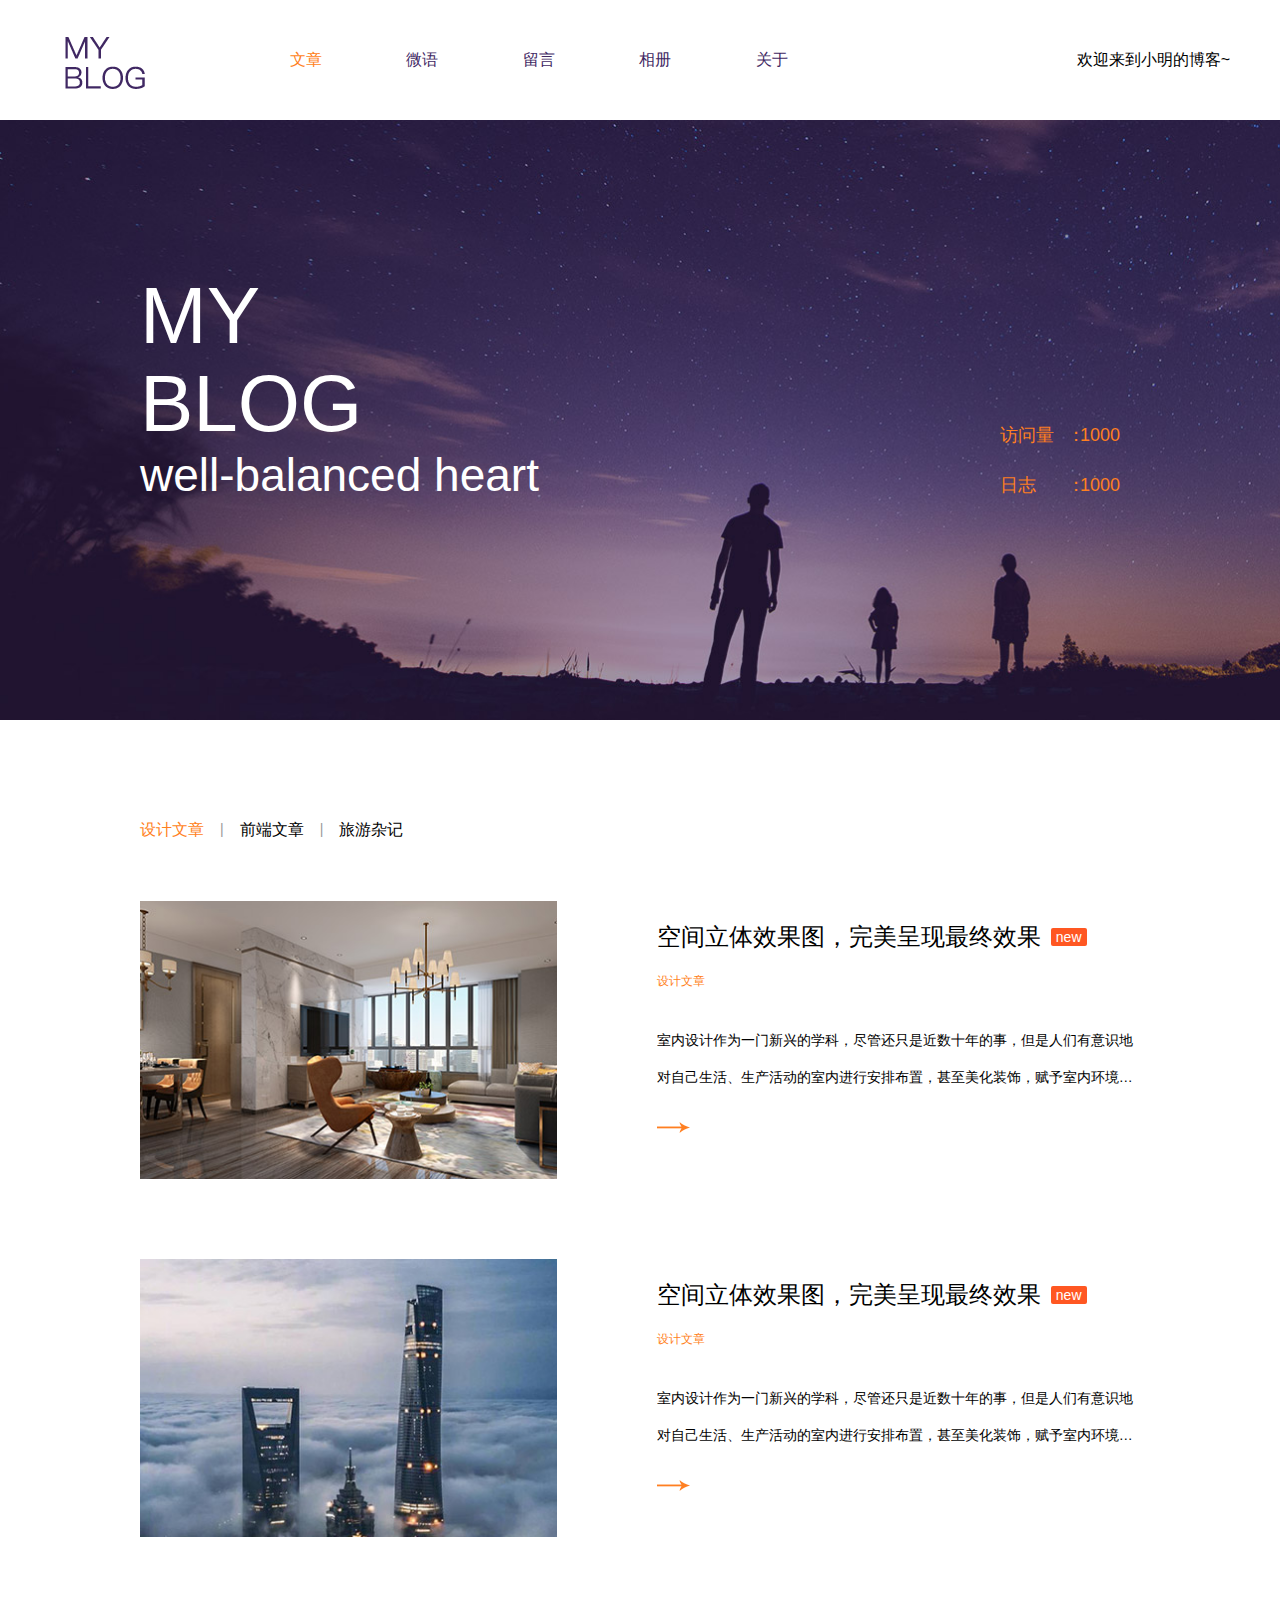
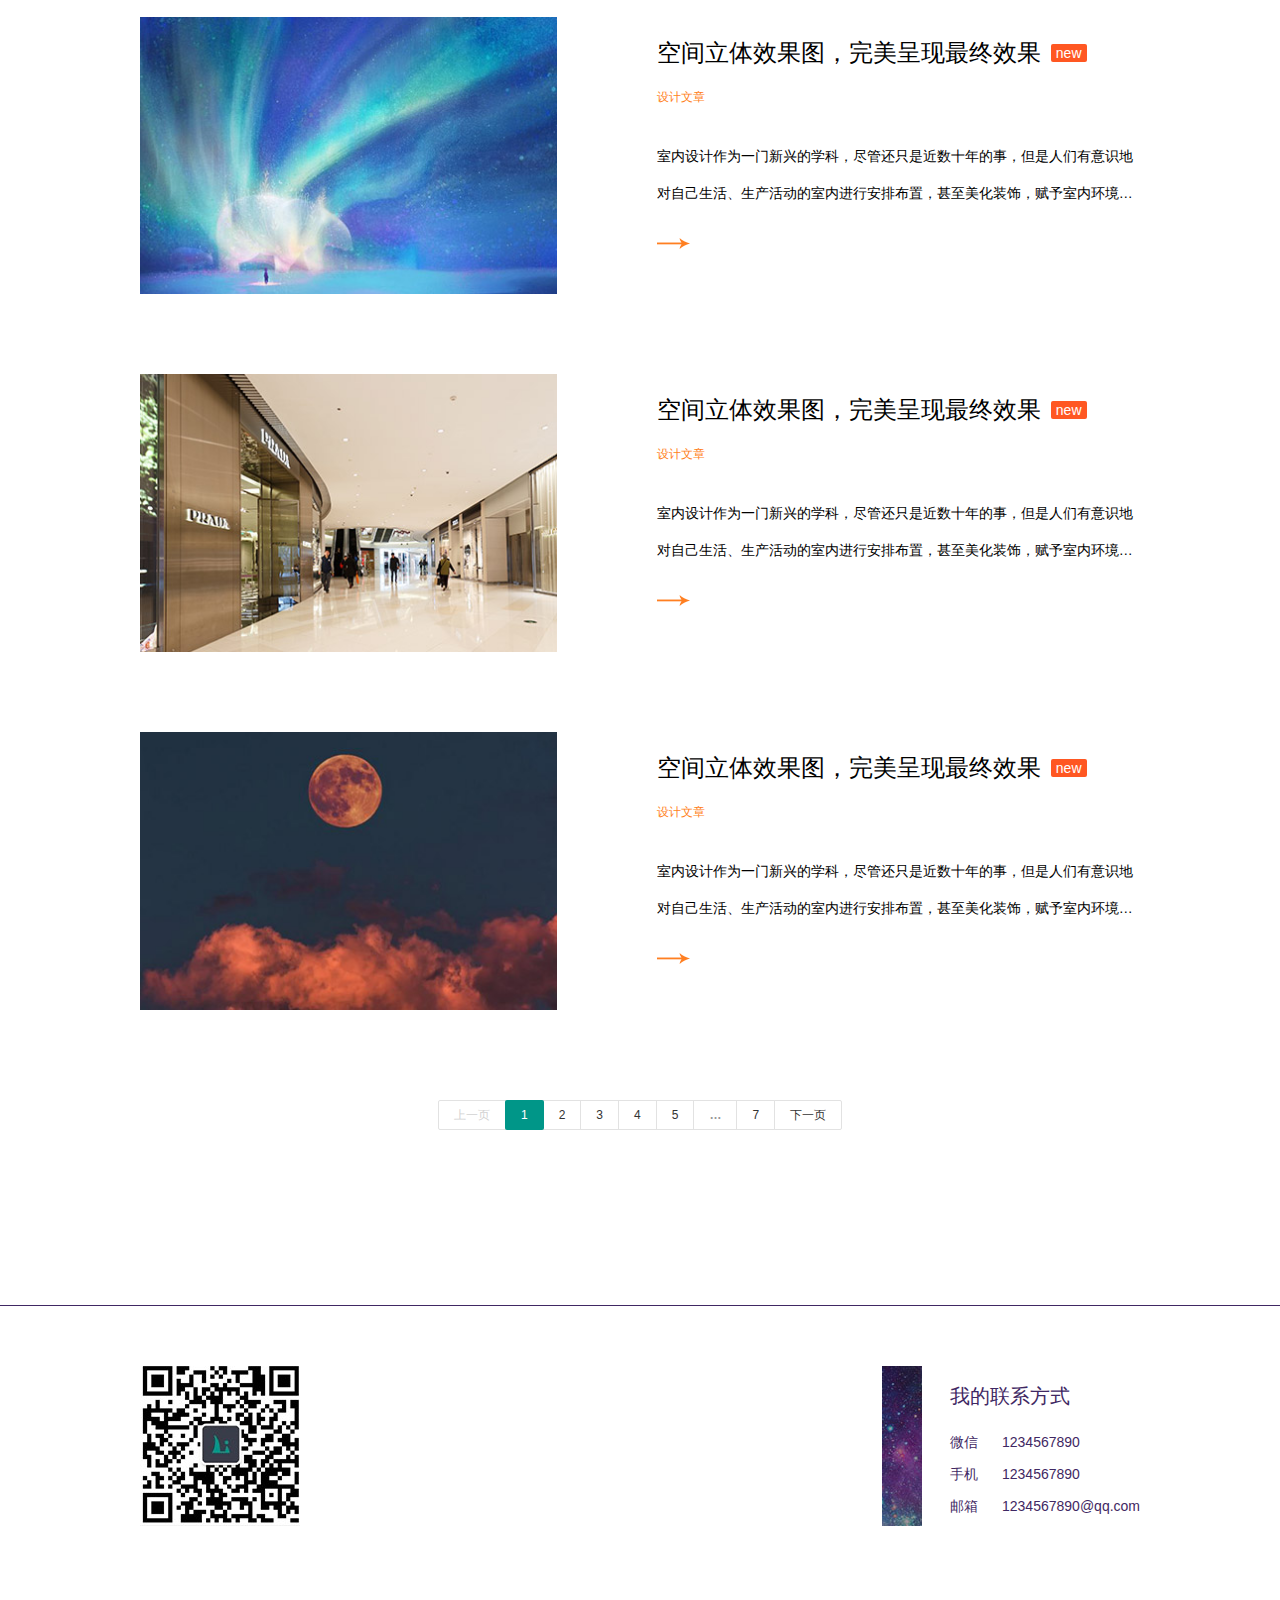
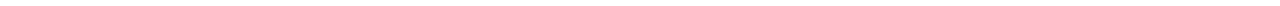
<file: manager/manager-web/src/main/webapp/html/index.html>
<!DOCTYPE html>
<html lang="en">
<head>
  <meta charset="UTF-8">
  <meta name="viewport" content="width=device-width, initial-scale=1.0, minimum-scale=1.0, maximum-scale=1.0, user-scalable=0">
  <title>Document</title>
  <link rel="stylesheet" type="text/css" href="../layui/css/layui.css">
  <link rel="stylesheet" type="text/css" href="../css/main.css">
<!--加载meta IE兼容文件-->
<!--[if lt IE 9]>
<script src="https://oss.maxcdn.com/libs/html5shiv/3.7.0/html5shiv.js"></script>
<script src="https://oss.maxcdn.com/libs/respond.js/1.3.0/respond.min.js"></script>
<![endif]-->
</head>
<body>
  <div class="header">
    <div class="menu-btn">
      <div class="menu"></div>
    </div>
    <h1 class="logo">
      <a href="index.html">
        <span>MYBLOG</span>
        <img src="../images/logo.png">
      </a>
    </h1>
    <div class="nav">
      <a href="index.html" class="active">文章</a>
      <a href="whisper.html">微语</a>
      <a href="leacots.html">留言</a>
      <a href="album.html">相册</a>
      <a href="about.html">关于</a>
    </div>
    <ul class="layui-nav header-down-nav">
      <li class="layui-nav-item"><a href="index.html" class="active">文章</a></li>
      <li class="layui-nav-item"><a href="whisper.html">微语</a></li>
      <li class="layui-nav-item"><a href="leacots.html">留言</a></li>
      <li class="layui-nav-item"><a href="album.html">相册</a></li>
      <li class="layui-nav-item"><a href="about.html">关于</a></li>
    </ul>
    <p class="welcome-text">
      欢迎来到<span class="name">小明</span>的博客~
    </p>
  </div>

  <div class="banner">
    <div class="cont w1000">
      <div class="title">
        <h3>MY<br />BLOG</h3>
        <h4>well-balanced heart</h4>
      </div>
      <div class="amount">
        <p><span class="text">访问量</span><span class="access">1000</span></p>
        <p><span class="text">日志</span><span class="daily-record">1000</span></p>
      </div>
    </div>
  </div>

  <div class="content">
    <div class="cont w1000">
      <div class="title">
        <span class="layui-breadcrumb" lay-separator="|">
          <a href="javascript:;" class="active">设计文章</a>
          <a href="javascript:;">前端文章</a>
          <a href="javascript:;">旅游杂记</a>
        </span>
      </div>
      <div class="list-item">
        <div class="item">
          <div class="layui-fluid">
            <div class="layui-row">
              <div class="layui-col-xs12 layui-col-sm4 layui-col-md5">
                <div class="img"><img src="../images/sy_img1.jpg" alt=""></div>
              </div>
              <div class="layui-col-xs12 layui-col-sm8 layui-col-md7">
                <div class="item-cont">
                  <h3>空间立体效果图，完美呈现最终效果<button class="layui-btn layui-btn-danger new-icon">new</button></h3>
                  <h5>设计文章</h5>
                  <p>室内设计作为一门新兴的学科，尽管还只是近数十年的事，但是人们有意识地对自己生活、生产活动的室内进行安排布置，甚至美化装饰，赋予室内环境以所祈使的气氛，却早巳从人类文明伊始的时期就已存在</p>
                  <a href="details.html" class="go-icon"></a>
                </div>
            </div>
            </div>
           </div>
        </div>
        <div class="item">
          <div class="layui-fluid">
            <div class="layui-row">
              <div class="layui-col-xs12 layui-col-sm4 layui-col-md5">
                <div class="img"><img src="../images/sy_img2.jpg" alt=""></div>
              </div>
              <div class="layui-col-xs12 layui-col-sm8 layui-col-md7">
                <div class="item-cont">
                  <h3>空间立体效果图，完美呈现最终效果<button class="layui-btn layui-btn-danger new-icon">new</button></h3>
                  <h5>设计文章</h5>
                  <p>室内设计作为一门新兴的学科，尽管还只是近数十年的事，但是人们有意识地对自己生活、生产活动的室内进行安排布置，甚至美化装饰，赋予室内环境以所祈使的气氛，却早巳从人类文明伊始的时期就已存在</p>
                  <a href="details.html" class="go-icon"></a>
                </div>
            </div>
            </div>
           </div>
        </div>
        <div class="item">
          <div class="layui-fluid">
            <div class="layui-row">
              <div class="layui-col-xs12 layui-col-sm4 layui-col-md5">
                <div class="img"><img src="../images/sy_img3.jpg" alt=""></div>
              </div>
              <div class="layui-col-xs12 layui-col-sm8 layui-col-md7">
                <div class="item-cont">
                  <h3>空间立体效果图，完美呈现最终效果<button class="layui-btn layui-btn-danger new-icon">new</button></h3>
                  <h5>设计文章</h5>
                  <p>室内设计作为一门新兴的学科，尽管还只是近数十年的事，但是人们有意识地对自己生活、生产活动的室内进行安排布置，甚至美化装饰，赋予室内环境以所祈使的气氛，却早巳从人类文明伊始的时期就已存在</p>
                  <a href="details.html" class="go-icon"></a>
                </div>
            </div>
            </div>
           </div>
        </div>
        <div class="item">
          <div class="layui-fluid">
            <div class="layui-row">
              <div class="layui-col-xs12 layui-col-sm4 layui-col-md5">
                <div class="img"><img src="../images/sy_img4.jpg" alt=""></div>
              </div>
              <div class="layui-col-xs12 layui-col-sm8 layui-col-md7">
                <div class="item-cont">
                  <h3>空间立体效果图，完美呈现最终效果<button class="layui-btn layui-btn-danger new-icon">new</button></h3>
                  <h5>设计文章</h5>
                  <p>室内设计作为一门新兴的学科，尽管还只是近数十年的事，但是人们有意识地对自己生活、生产活动的室内进行安排布置，甚至美化装饰，赋予室内环境以所祈使的气氛，却早巳从人类文明伊始的时期就已存在</p>
                  <a href="details.html" class="go-icon"></a>
                </div>
            </div>
            </div>
           </div>
        </div>
        <div class="item">
          <div class="layui-fluid">
            <div class="layui-row">
              <div class="layui-col-xs12 layui-col-sm4 layui-col-md5">
                <div class="img"><img src="../images/sy_img5.jpg" alt=""></div>
              </div>
              <div class="layui-col-xs12 layui-col-sm8 layui-col-md7">
                <div class="item-cont">
                  <h3>空间立体效果图，完美呈现最终效果<button class="layui-btn layui-btn-danger new-icon">new</button></h3>
                  <h5>设计文章</h5>
                  <p>室内设计作为一门新兴的学科，尽管还只是近数十年的事，但是人们有意识地对自己生活、生产活动的室内进行安排布置，甚至美化装饰，赋予室内环境以所祈使的气氛，却早巳从人类文明伊始的时期就已存在</p>
                  <a href="details.html" class="go-icon"></a>
                </div>
            </div>
            </div>
           </div>
        </div>
      </div>
      <div id="demo" style="text-align: center;"></div>
    </div>
  </div>

  <div class="footer-wrap">
    <div class="footer w1000">
      <div class="qrcode">
        <img src="../images/erweima.jpg">
      </div>
      <div class="practice-mode">
        <img src="../images/down_img.jpg">
        <div class="text">
          <h4 class="title">我的联系方式</h4>
          <p>微信<span class="WeChat">1234567890</span></p>
          <p>手机<span class="iphone">1234567890</span></p>
          <p>邮箱<span class="email">1234567890@qq.com</span></p>
        </div>
      </div>
    </div>
  </div>
  <script type="text/javascript" src="../layui/layui.js"></script>
  <script type="text/javascript">
    layui.config({
      base: '../js/util/'
    }).use(['element','laypage','jquery','menu'],function(){
      element = layui.element,laypage = layui.laypage,$ = layui.$,menu = layui.menu;
      laypage.render({
        elem: 'demo'
        ,count: 70 //数据总数，从服务端得到
      });
      menu.init();
    })
  </script>
</body>
</html>
</file>
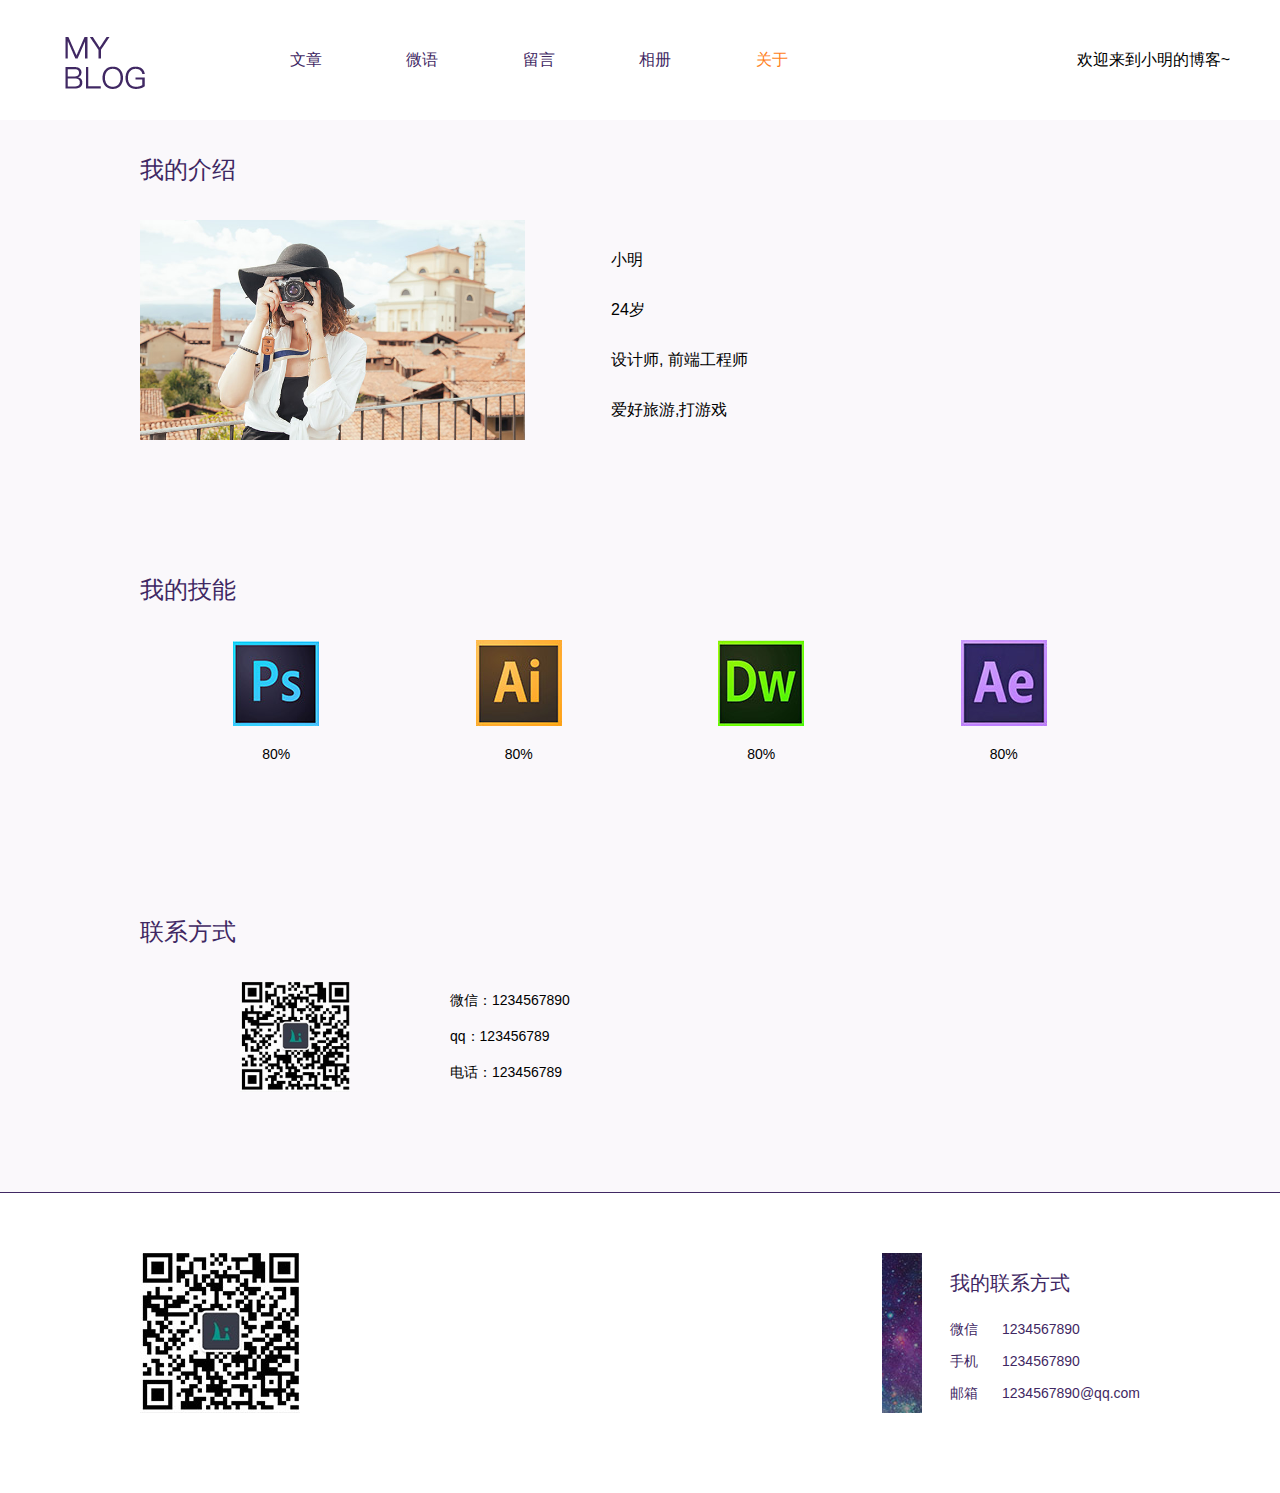
<file: manager/manager-web/src/main/webapp/html/about.html>
<!DOCTYPE html>
<html lang="en">
<head>
  <meta charset="UTF-8">
  <meta name="viewport" content="width=device-width, initial-scale=1.0, minimum-scale=1.0, maximum-scale=1.0, user-scalable=0">
  <title>Document</title>
  <link rel="stylesheet" type="text/css" href="../layui/css/layui.css">
  <link rel="stylesheet" type="text/css" href="../css/main.css">
<!--加载meta IE兼容文件-->
<!--[if lt IE 9]>
<script src="https://oss.maxcdn.com/libs/html5shiv/3.7.0/html5shiv.js"></script>
<script src="https://oss.maxcdn.com/libs/respond.js/1.3.0/respond.min.js"></script>
<![endif]-->
</head>
<body>
  <div class="header">
    <div class="menu-btn">
      <div class="menu"></div>
    </div>
    <h1 class="logo">
      <a href="index.html">
        <span>MYBLOG</span>
        <img src="../images/logo.png">
      </a>
    </h1>
    <div class="nav">
      <a href="index.html">文章</a>
      <a href="whisper.html">微语</a>
      <a href="leacots.html">留言</a>
      <a href="album.html">相册</a>
      <a href="about.html"  class="active">关于</a>
    </div>
    <ul class="layui-nav header-down-nav">
      <li class="layui-nav-item"><a href="index.html">文章</a></li>
      <li class="layui-nav-item"><a href="whisper.html">微语</a></li>
      <li class="layui-nav-item"><a href="leacots.html">留言</a></li>
      <li class="layui-nav-item"><a href="album.html">相册</a></li>
      <li class="layui-nav-item"><a href="about.html"  class="active">关于</a></li>
    </ul>
    <p class="welcome-text">
      欢迎来到<span class="name">小明</span>的博客~
    </p>
  </div>

  <div class="about-content">
    <div class="w1000">
      <div class="item info">
        <div class="title">
          <h3>我的介绍</h3>
        </div>
        <div class="cont">
          <img src="../images/xc_img1.jpg">
          <div class="per-info">
            <p>
              <span class="name">小明</span><br />
              <span class="age">24岁</span><br />
              <span class="Career">设计师, 前端工程师</span><br />
              <span class="interest">爱好旅游,打游戏</span>
            </p>
          </div>
        </div>
      </div>
      <div class="item tool">
        <div class="title">
          <h3>我的技能</h3>
        </div>
        <div class="layui-fluid">
          <div class="layui-row">
            <div class="layui-col-xs6 layui-col-sm3 layui-col-md3">
              <div class="cont-box">
                <img src="../images/gr_img2.jpg">
                <p>80%</p>
              </div>
            </div>
            <div class="layui-col-xs6 layui-col-sm3 layui-col-md3">
              <div class="cont-box">
                <img src="../images/gr_img3.jpg">
                <p>80%</p>
              </div>
            </div>
            <div class="layui-col-xs6 layui-col-sm3 layui-col-md3">
              <div class="cont-box">
                <img src="../images/gr_img4.jpg">
                <p>80%</p>
              </div>
            </div>
            <div class="layui-col-xs6 layui-col-sm3 layui-col-md3">
              <div class="cont-box">
                <img src="../images/gr_img5.jpg">
                <p>80%</p>
              </div>
            </div>
          </div>
        </div>
      </div>
      <div class="item contact">
        <div class="title">
          <h3>联系方式</h3>
        </div>
        <div class="cont">
          <img src="../images/erweima.jpg">
          <div class="text">
            <p class="WeChat">微信：<span>1234567890</span></p>
            <p class="qq">qq：<span>123456789</span></p>
            <p class="iphone">电话：<span>123456789</span></p>
          </div>
        </div>
      </div>
    </div>
  </div>
  
  

  <div class="footer-wrap">
    <div class="footer w1000">
      <div class="qrcode">
        <img src="../images/erweima.jpg">
      </div>
      <div class="practice-mode">
        <img src="../images/down_img.jpg">
        <div class="text">
          <h4 class="title">我的联系方式</h4>
          <p>微信<span class="WeChat">1234567890</span></p>
          <p>手机<span class="iphone">1234567890</span></p>
          <p>邮箱<span class="email">1234567890@qq.com</span></p>
        </div>
      </div>
    </div>
  </div>
  <script type="text/javascript" src="../layui/layui.js"></script>
  <script type="text/javascript">
    layui.config({
      base: '../js/util/'
    }).use(['element','laypage','form','layer','menu'],function(){
      element = layui.element,laypage = layui.laypage,form = layui.form,layer = layui.layer,menu = layui.menu;
      menu.init();
    })
  </script>
</body>
</html>
</file>
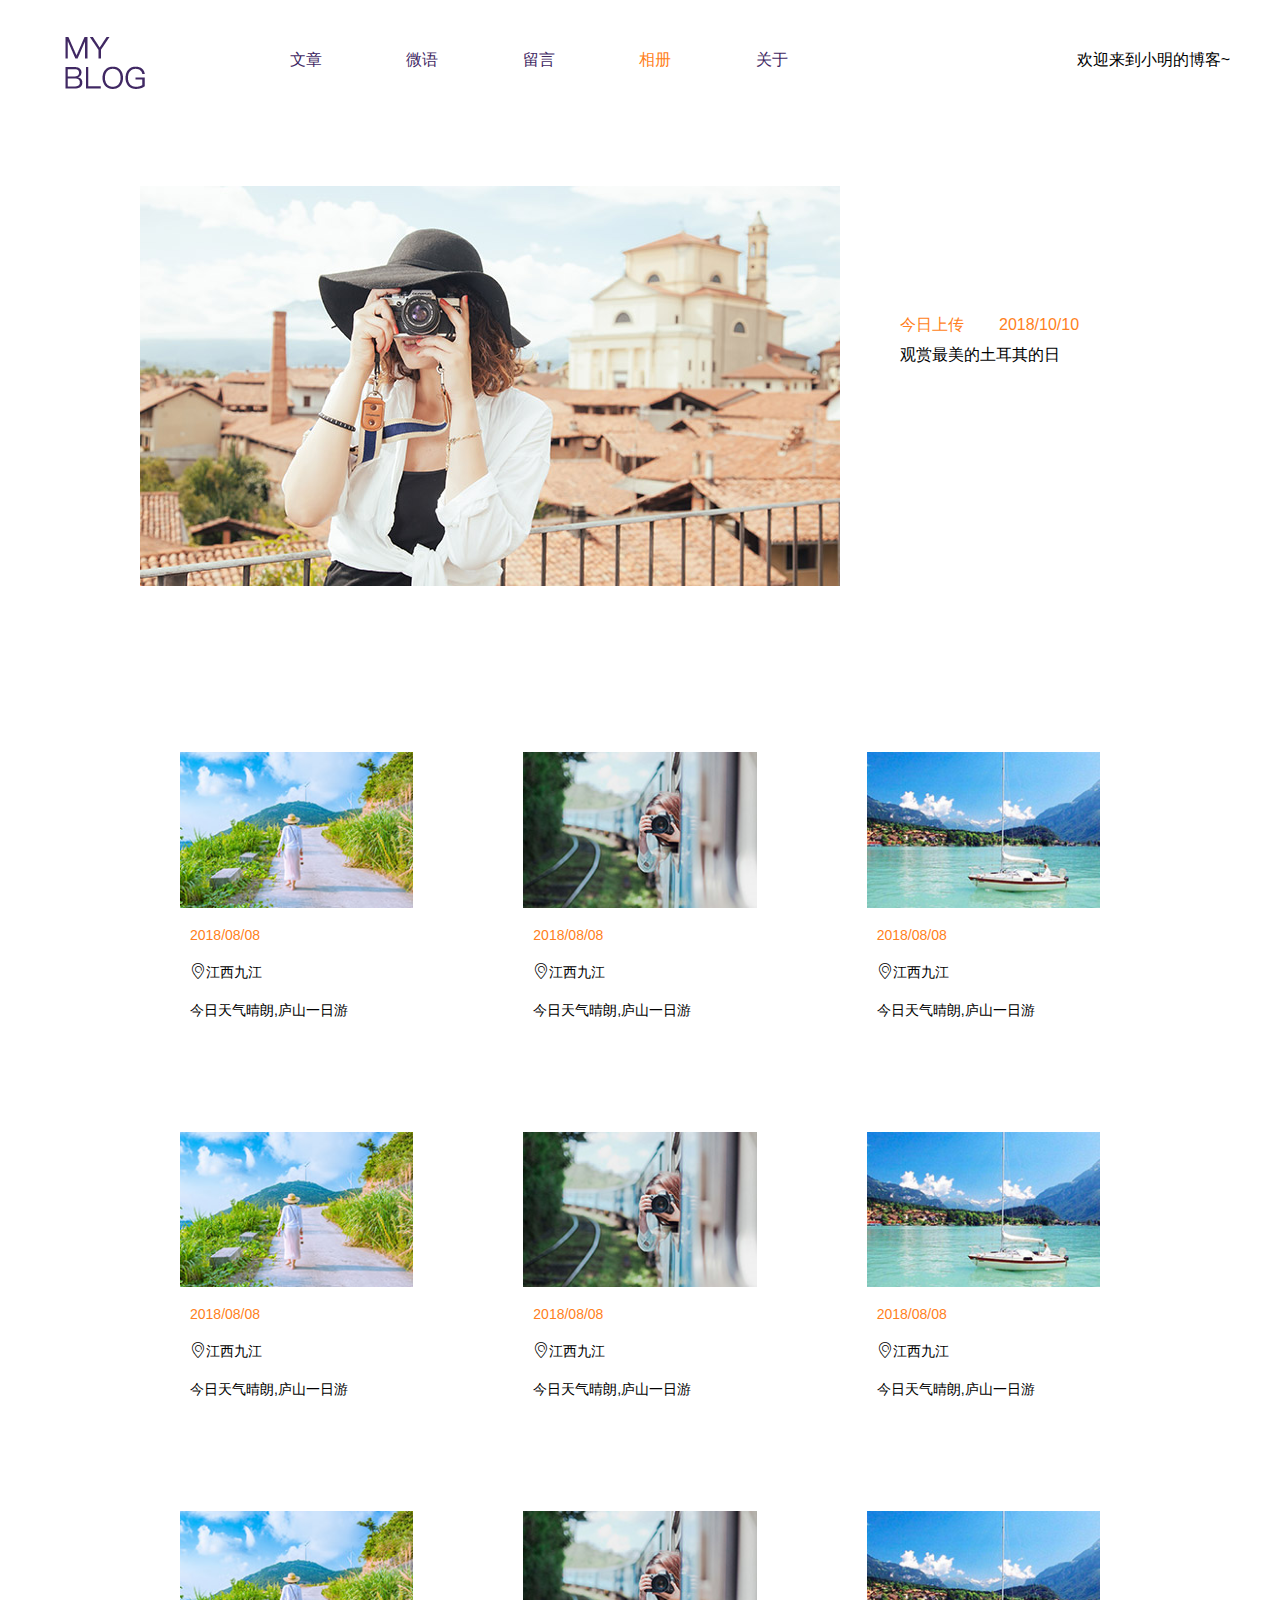
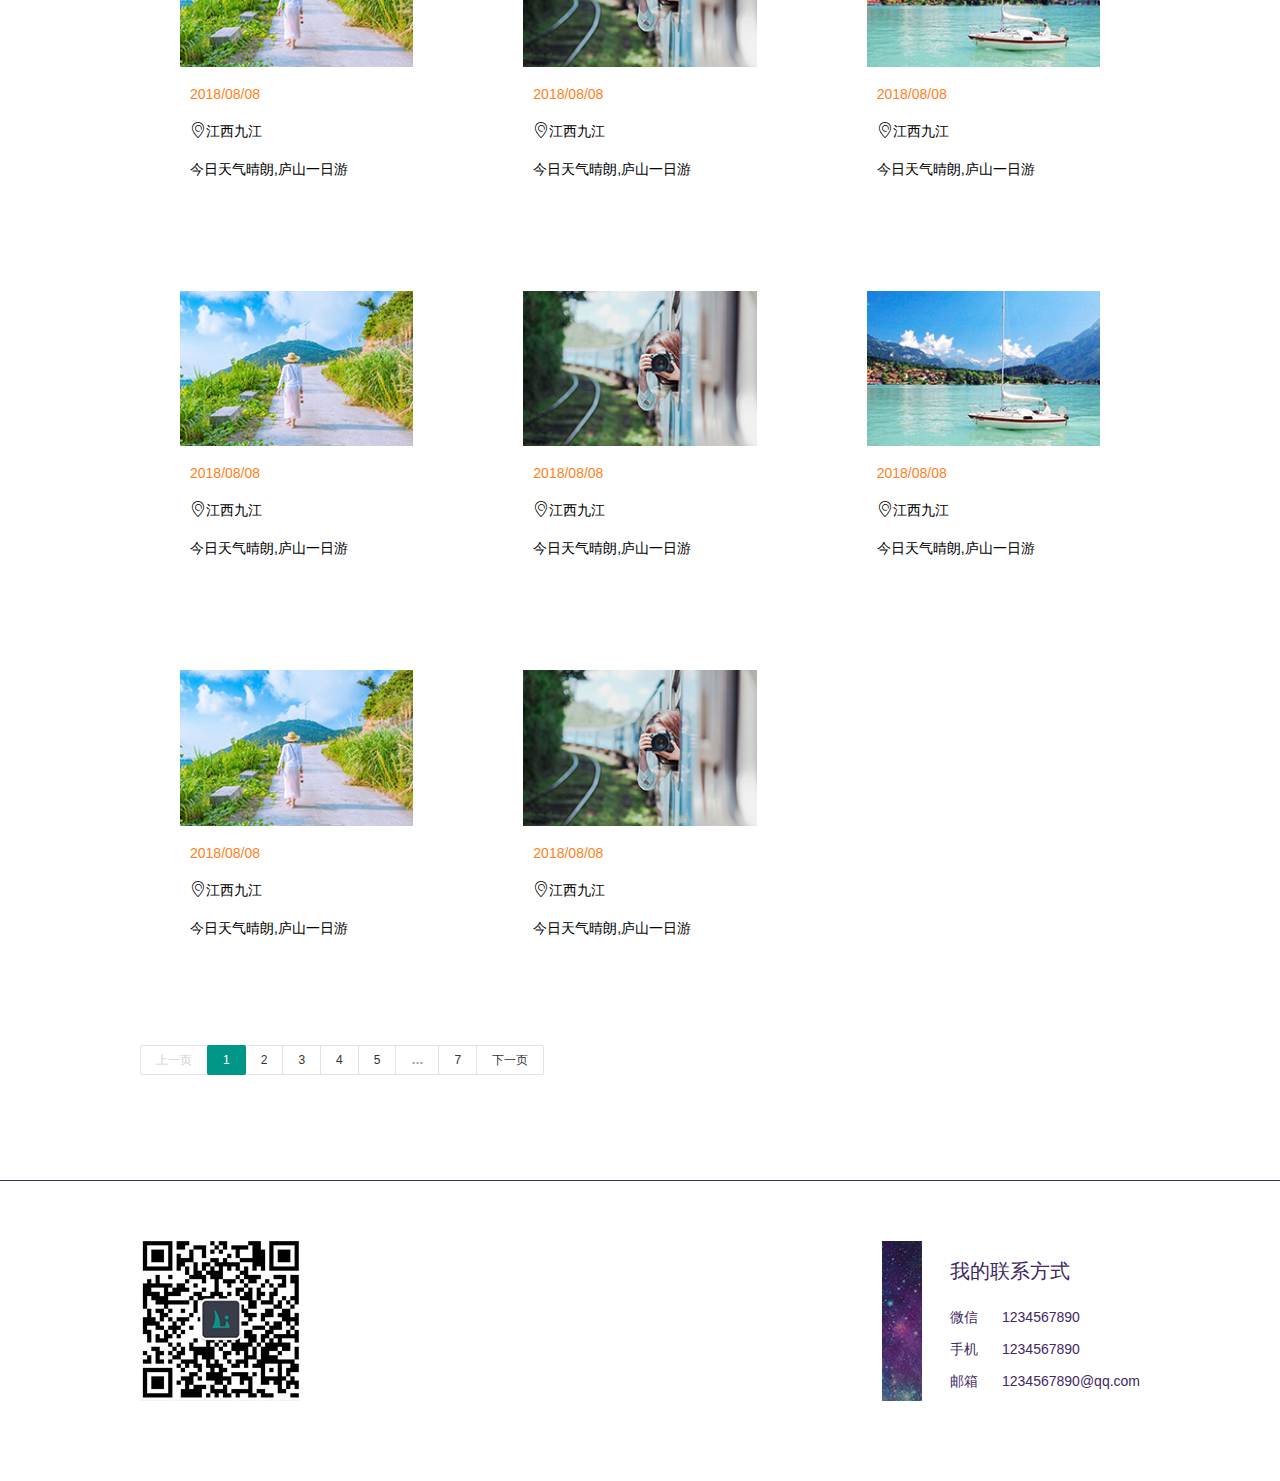
<file: manager/manager-web/src/main/webapp/html/album.html>
<!DOCTYPE html>
<html lang="en">
<head>
  <meta charset="UTF-8">
  <meta name="viewport" content="width=device-width, initial-scale=1.0, minimum-scale=1.0, maximum-scale=1.0, user-scalable=0">
  <title>Document</title>
  <link rel="stylesheet" type="text/css" href="../layui/css/layui.css">
  <link rel="stylesheet" type="text/css" href="../css/main.css">
<!--加载meta IE兼容文件-->
<!--[if lt IE 9]>
<script src="https://oss.maxcdn.com/libs/html5shiv/3.7.0/html5shiv.js"></script>
<script src="https://oss.maxcdn.com/libs/respond.js/1.3.0/respond.min.js"></script>
<![endif]-->
</head>
<body>
  <div class="header">
    <div class="menu-btn">
      <div class="menu"></div>
    </div>
    <h1 class="logo">
      <a href="index.html">
        <span>MYBLOG</span>
        <img src="../images/logo.png">
      </a>
    </h1>
    <div class="nav">
      <a href="index.html">文章</a>
      <a href="whisper.html">微语</a>
      <a href="leacots.html">留言</a>
      <a href="album.html"  class="active">相册</a>
      <a href="about.html">关于</a>
    </div>
    <ul class="layui-nav header-down-nav">
      <li class="layui-nav-item"><a href="index.html">文章</a></li>
      <li class="layui-nav-item"><a href="whisper.html">微语</a></li>
      <li class="layui-nav-item"><a href="leacots.html">留言</a></li>
      <li class="layui-nav-item"><a href="album.html"  class="active">相册</a></li>
      <li class="layui-nav-item"><a href="about.html">关于</a></li>
    </ul>
    <p class="welcome-text">
      欢迎来到<span class="name">小明</span>的博客~
    </p>
  </div>

  <div class="album-content w1000"  id="layer-photos-demo" class="layer-photos-demo">
    <div class="img-info">
      <img src="../images/xc_img1.jpg" alt="">
      <div class="title">
        <p class="data">今日上传<span>2018/10/10</span></p>
        <p class="text">观赏最美的土耳其的日</p>
      </div>
    </div>
    <div class="img-list">
      <div class="layui-fluid" style="padding:0">
        <div class="layui-row layui-col-space30 space">
          <div class="layui-col-xs12 layui-col-sm4 layui-col-md4">
            <div class="item">
              <img src="../images/xc_img3.jpg">
              <div class="cont-text">
                <div class="data">2018/08/08</div>
                <p class="address"><i class="layui-icon layui-icon-location"></i><span>江西九江</span></p>
                <p class="briefly">今日天气晴朗,庐山一日游</p>
              </div>
            </div>
          </div>
          <div class="layui-col-xs12 layui-col-sm4 layui-col-md4">
            <div class="item">
              <img src="../images/xc_img4.jpg">
              <div class="cont-text">
                <div class="data">2018/08/08</div>
                <p class="address"><i class="layui-icon layui-icon-location"></i><span>江西九江</span></p>
                <p class="briefly">今日天气晴朗,庐山一日游</p>
              </div>
            </div>
          </div>
          <div class="layui-col-xs12 layui-col-sm4 layui-col-md4">
            <div class="item">
              <img src="../images/xc_img5.jpg">
              <div class="cont-text">
                <div class="data">2018/08/08</div>
                <p class="address"><i class="layui-icon layui-icon-location"></i><span>江西九江</span></p>
                <p class="briefly">今日天气晴朗,庐山一日游</p>
              </div>
            </div>
          </div>
          <div class="layui-col-xs12 layui-col-sm4 layui-col-md4">
            <div class="item">
              <img src="../images/xc_img3.jpg">
              <div class="cont-text">
                <div class="data">2018/08/08</div>
                <p class="address"><i class="layui-icon layui-icon-location"></i><span>江西九江</span></p>
                <p class="briefly">今日天气晴朗,庐山一日游</p>
              </div>
            </div>
          </div>
          <div class="layui-col-xs12 layui-col-sm4 layui-col-md4">
            <div class="item">
              <img src="../images/xc_img4.jpg">
              <div class="cont-text">
                <div class="data">2018/08/08</div>
                <p class="address"><i class="layui-icon layui-icon-location"></i><span>江西九江</span></p>
                <p class="briefly">今日天气晴朗,庐山一日游</p>
              </div>
            </div>
          </div>
          <div class="layui-col-xs12 layui-col-sm4 layui-col-md4">
            <div class="item">
              <img src="../images/xc_img5.jpg">
              <div class="cont-text">
                <div class="data">2018/08/08</div>
                <p class="address"><i class="layui-icon layui-icon-location"></i><span>江西九江</span></p>
                <p class="briefly">今日天气晴朗,庐山一日游</p>
              </div>
            </div>
          </div>
          <div class="layui-col-xs12 layui-col-sm4 layui-col-md4">
            <div class="item">
              <img src="../images/xc_img3.jpg">
              <div class="cont-text">
                <div class="data">2018/08/08</div>
                <p class="address"><i class="layui-icon layui-icon-location"></i><span>江西九江</span></p>
                <p class="briefly">今日天气晴朗,庐山一日游</p>
              </div>
            </div>
          </div>
          <div class="layui-col-xs12 layui-col-sm4 layui-col-md4">
            <div class="item">
              <img src="../images/xc_img4.jpg">
              <div class="cont-text">
                <div class="data">2018/08/08</div>
                <p class="address"><i class="layui-icon layui-icon-location"></i><span>江西九江</span></p>
                <p class="briefly">今日天气晴朗,庐山一日游</p>
              </div>
            </div>
          </div>
          <div class="layui-col-xs12 layui-col-sm4 layui-col-md4">
            <div class="item">
              <img src="../images/xc_img5.jpg">
              <div class="cont-text">
                <div class="data">2018/08/08</div>
                <p class="address"><i class="layui-icon layui-icon-location"></i><span>江西九江</span></p>
                <p class="briefly">今日天气晴朗,庐山一日游</p>
              </div>
            </div>
          </div>
          <div class="layui-col-xs12 layui-col-sm4 layui-col-md4">
            <div class="item">
              <img src="../images/xc_img3.jpg">
              <div class="cont-text">
                <div class="data">2018/08/08</div>
                <p class="address"><i class="layui-icon layui-icon-location"></i><span>江西九江</span></p>
                <p class="briefly">今日天气晴朗,庐山一日游</p>
              </div>
            </div>
          </div>
          <div class="layui-col-xs12 layui-col-sm4 layui-col-md4">
            <div class="item">
              <img src="../images/xc_img4.jpg">
              <div class="cont-text">
                <div class="data">2018/08/08</div>
                <p class="address"><i class="layui-icon layui-icon-location"></i><span>江西九江</span></p>
                <p class="briefly">今日天气晴朗,庐山一日游</p>
              </div>
            </div>
          </div>
          <div class="layui-col-xs12 layui-col-sm4 layui-col-md4">
            <div class="item">
              <img src="../images/xc_img5.jpg">
              <div class="cont-text">
                <div class="data">2018/08/08</div>
                <p class="address"><i class="layui-icon layui-icon-location"></i><span>江西九江</span></p>
                <p class="briefly">今日天气晴朗,庐山一日游</p>
              </div>
            </div>
          </div>
          <div class="layui-col-xs12 layui-col-sm4 layui-col-md4">
            <div class="item">
              <img src="../images/xc_img3.jpg">
              <div class="cont-text">
                <div class="data">2018/08/08</div>
                <p class="address"><i class="layui-icon layui-icon-location"></i><span>江西九江</span></p>
                <p class="briefly">今日天气晴朗,庐山一日游</p>
              </div>
            </div>
          </div>
          <div class="layui-col-xs12 layui-col-sm4 layui-col-md4">
            <div class="item">
              <img src="../images/xc_img4.jpg">
              <div class="cont-text">
                <div class="data">2018/08/08</div>
                <p class="address"><i class="layui-icon layui-icon-location"></i><span>江西九江</span></p>
                <p class="briefly">今日天气晴朗,庐山一日游</p>
              </div>
            </div>
          </div>
        </div>
      </div>
      <div id="demo"></div>
    </div>
  </div>


  <div class="footer-wrap">
    <div class="footer w1000">
      <div class="qrcode">
        <img src="../images/erweima.jpg">
      </div>
      <div class="practice-mode">
        <img src="../images/down_img.jpg">
        <div class="text">
          <h4 class="title">我的联系方式</h4>
          <p>微信<span class="WeChat">1234567890</span></p>
          <p>手机<span class="iphone">1234567890</span></p>
          <p>邮箱<span class="email">1234567890@qq.com</span></p>
        </div>
      </div>
    </div>
  </div>
  <script type="text/javascript" src="../layui/layui.js"></script>
  <script type="text/javascript">
   layui.config({
      base: '../js/util/'
    }).use(['element','laypage','form','layer','menu'],function(){
      element = layui.element,laypage = layui.laypage,form = layui.form,layer = layui.layer,menu = layui.menu;
      laypage.render({
        elem: 'demo'
        ,count: 70 //数据总数，从服务端得到
      });
      layer.photos({
        photos: '#layer-photos-demo'
        ,anim: 5 //0-6的选择，指定弹出图片动画类型，默认随机（请注意，3.0之前的版本用shift参数）
        ,tab:function(pic,layero){
          console.log(pic,layero)
        }
      });
      menu.init(); 
    })
  </script>
</body>
</html>
</file>
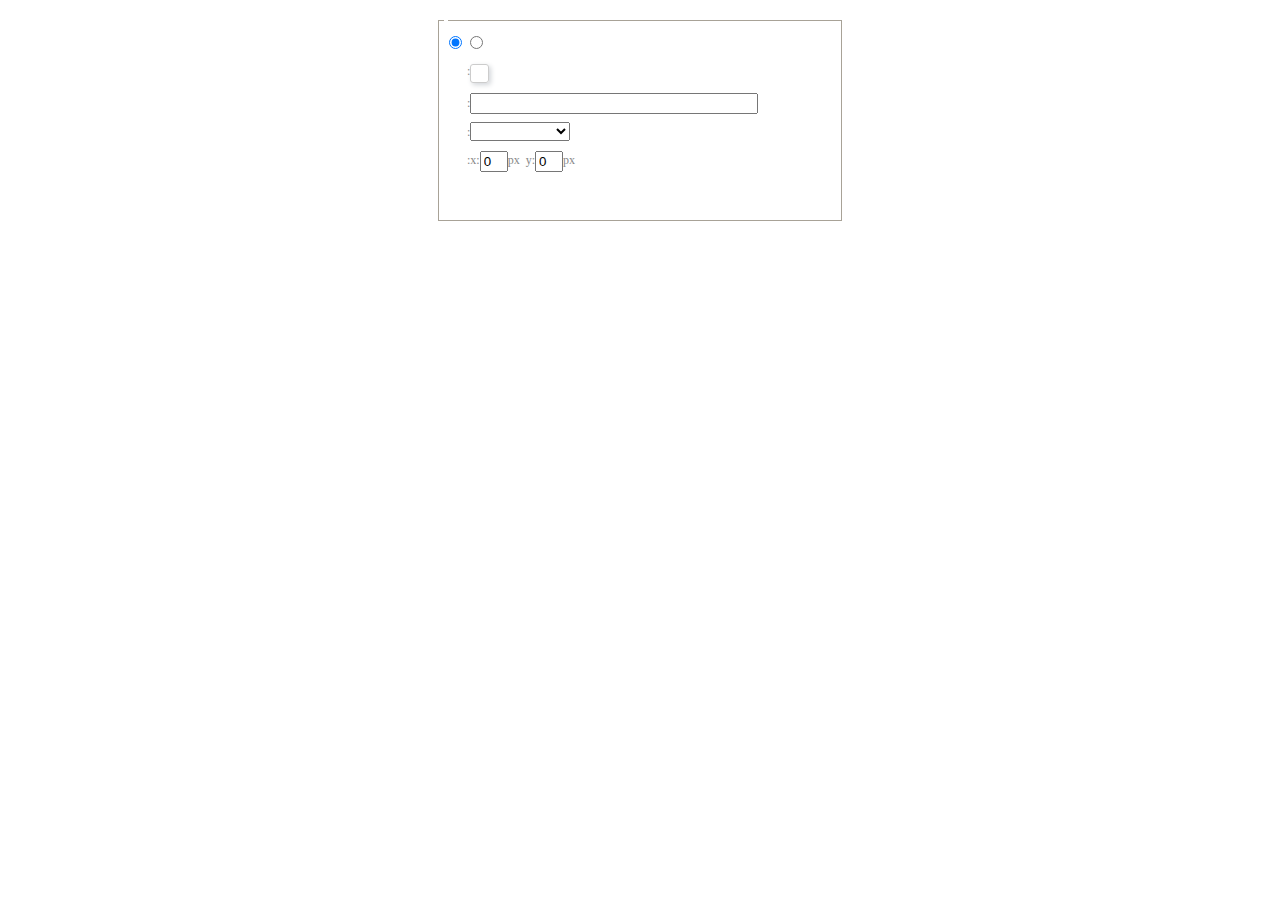
<file: manager/manager-web/src/main/webapp/js/ueditor/dialogs/background/background.html>
<!DOCTYPE HTML>
<html>
<head>
    <meta http-equiv="Content-Type" content="text/html;charset=utf-8"/>
    <script type="text/javascript" src="../internal.js"></script>
    <link rel="stylesheet" type="text/css" href="background.css">
</head>
<body>
    <div id="bg_container" class="wrapper">
        <div id="tabHeads" class="tabhead">
            <span class="focus" data-content-id="normal"><var id="lang_background_normal"></var></span>
            <span class="" data-content-id="imgManager"><var id="lang_background_local"></var></span>
        </div>
        <div id="tabBodys" class="tabbody">
            <div id="normal" class="panel focus">
                <fieldset class="bgarea">
                    <legend><var id="lang_background_set"></var></legend>
                    <div class="content">
                        <div>
                            <label><input id="nocolorRadio" class="iptradio" type="radio" name="t" value="none" checked="checked"><var id="lang_background_none"></var></label>
                            <label><input id="coloredRadio" class="iptradio" type="radio" name="t" value="color"><var id="lang_background_colored"></var></label>
                        </div>
                        <div class="wrapcolor pl">
                            <div class="color">
                                <var id="lang_background_color"></var>:
                            </div>
                            <div id="colorPicker"></div>
                            <div class="clear"></div>
                        </div>
                        <div class="wrapcolor pl">
                            <label><var id="lang_background_netimg"></var>:</label><input class="txt" type="text" id="url">
                        </div>
                        <div id="alignment" class="alignment">
                            <var id="lang_background_align"></var>:<select id="repeatType">
                                <option value="center"></option>
                                <option value="repeat-x"></option>
                                <option value="repeat-y"></option>
                                <option value="repeat"></option>
                                <option value="self"></option>
                            </select>
                        </div>
                        <div id="custom" >
                            <var id="lang_background_position"></var>:x:<input type="text" size="1" id="x" maxlength="4" value="0">px&nbsp;&nbsp;y:<input type="text" size="1" id="y" maxlength="4" value="0">px
                        </div>
                    </div>
                </fieldset>

            </div>
            <div id="imgManager" class="panel">
                <div id="imageList" style=""></div>
            </div>
        </div>
    </div>
    <script type="text/javascript" src="background.js"></script>
</body>
</html>
</file>
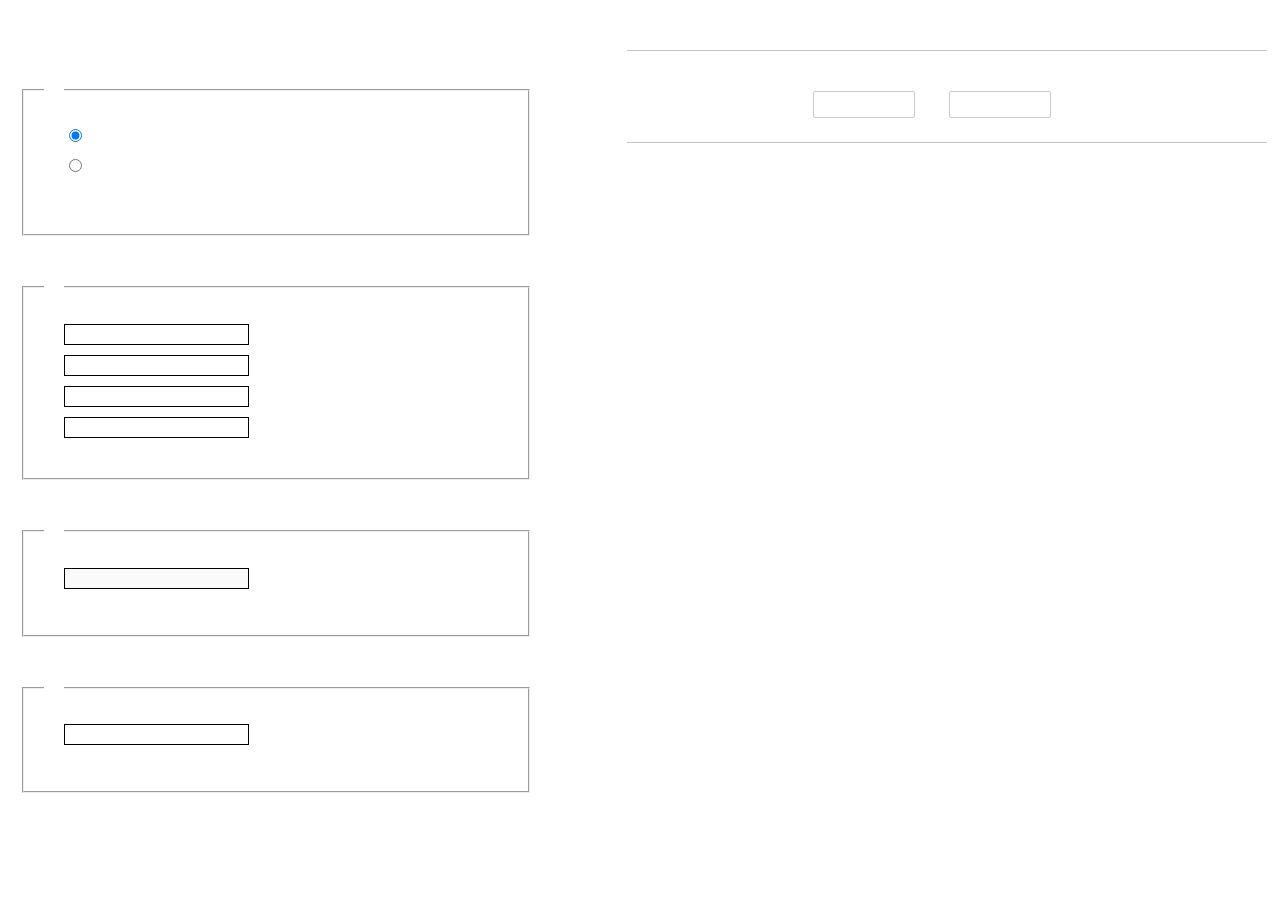
<file: manager/manager-web/src/main/webapp/js/ueditor/dialogs/charts/charts.html>
<!DOCTYPE html>
<html>
    <head>
        <title>chart</title>
        <meta chartset="utf-8">
        <link rel="stylesheet" type="text/css" href="charts.css">
        <script type="text/javascript" src="../internal.js"></script>
    </head>
    <body>
        <div class="main">
            <div class="table-view">
                <h3><var id="lang_data_source"></var></h3>
                <div id="tableContainer" class="table-container"></div>
                <h3><var id="lang_chart_format"></var></h3>
                <form name="data-form">
                    <div class="charts-format">
                        <fieldset>
                            <legend><var id="lang_data_align"></var></legend>
                            <div class="format-item-container">
                                <label>
                                    <input type="radio" class="format-ctrl not-pie-item" name="charts-format" value="1" checked="checked">
                                    <var id="lang_chart_align_same"></var>
                                </label>
                                <label>
                                    <input type="radio" class="format-ctrl not-pie-item" name="charts-format" value="-1">
                                    <var id="lang_chart_align_reverse"></var>
                                </label>
                                <br>
                            </div>
                        </fieldset>
                        <fieldset>
                            <legend><var id="lang_chart_title"></var></legend>
                            <div class="format-item-container">
                                <label>
                                    <var id="lang_chart_main_title"></var><input type="text" name="title" class="data-item">
                                </label>
                                <label>
                                    <var id="lang_chart_sub_title"></var><input type="text" name="sub-title" class="data-item not-pie-item">
                                </label>
                                <label>
                                    <var id="lang_chart_x_title"></var><input type="text" name="x-title" class="data-item not-pie-item">
                                </label>
                                <label>
                                    <var id="lang_chart_y_title"></var><input type="text" name="y-title" class="data-item not-pie-item">
                                </label>
                            </div>
                        </fieldset>
                        <fieldset>
                            <legend><var id="lang_chart_tip"></var></legend>
                            <div class="format-item-container">
                                <label>
                                    <var id="lang_cahrt_tip_prefix"></var>
                                    <input type="text" id="tipInput" name="tip" class="data-item" disabled="disabled">
                                </label>
                                <p><var id="lang_cahrt_tip_description"></var></p>
                            </div>
                        </fieldset>
                        <fieldset>
                            <legend><var id="lang_chart_data_unit"></var></legend>
                            <div class="format-item-container">
                                <label><var id="lang_chart_data_unit_title"></var><input type="text" name="unit" class="data-item"></label>
                                <p><var id="lang_chart_data_unit_description"></var></p>
                            </div>
                        </fieldset>
                    </div>
                </form>
            </div>
            <div class="charts-view">
                <div id="chartsContainer" class="charts-container"></div>
                <div id="chartsType" class="charts-type">
                    <h3><var id="lang_chart_type"></var></h3>
                    <div class="scroll-view">
                        <div class="scroll-container">
                            <div id="scrollBed" class="scroll-bed"></div>
                        </div>
                        <div id="buttonContainer" class="button-container">
                            <a href="#" data-title="prev"><var id="lang_prev_btn"></var></a>
                            <a href="#" data-title="next"><var id="lang_next_btn"></var></a>
                        </div>
                    </div>
                </div>
            </div>
        </div>
        <script src="../../third-party/jquery-1.10.2.min.js"></script>
        <script src="../../third-party/highcharts/highcharts.js"></script>
        <script src="chart.config.js"></script>
        <script src="charts.js"></script>
    </body>
</html>
</file>
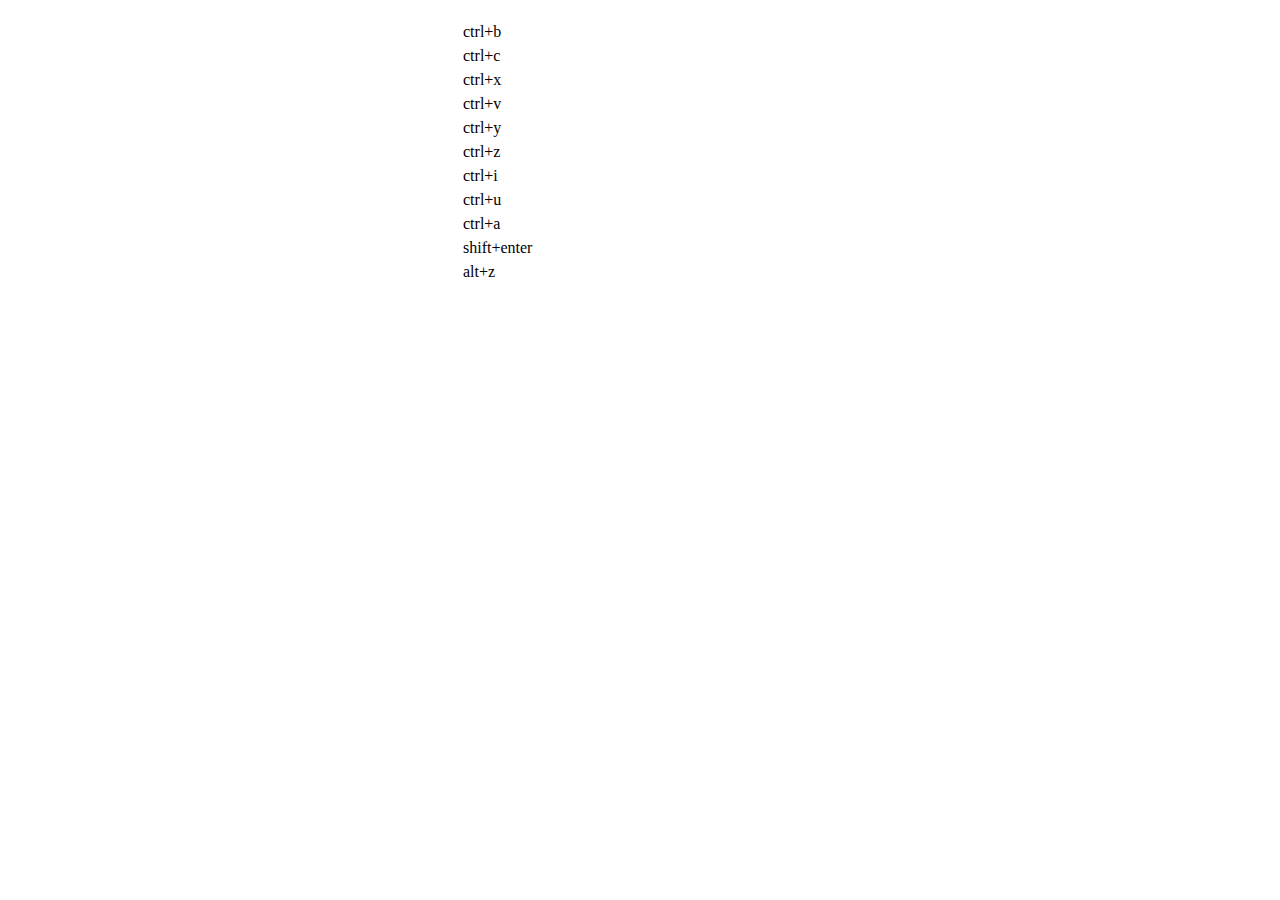
<file: manager/manager-web/src/main/webapp/js/ueditor/dialogs/help/help.html>
<!DOCTYPE HTML PUBLIC "-//W3C//DTD HTML 4.01 Transitional//EN"
        "http://www.w3.org/TR/html4/loose.dtd">
<html>
<head>
    <title>帮助</title>
    <meta content="text/html; charset=utf-8" http-equiv="Content-Type"/>
    <script type="text/javascript" src="../internal.js"></script>
    <link rel="stylesheet" type="text/css" href="help.css">
</head>
<body>
<div class="wrapper" id="helptab">
    <div id="tabHeads" class="tabhead">
        <span class="focus" tabsrc="about"><var id="lang_input_about"></var></span>
        <span tabsrc="shortcuts"><var id="lang_input_shortcuts"></var></span>
    </div>
    <div id="tabBodys" class="tabbody">
        <div id="about" class="panel">
            <h1>UEditor</h1>
            <p id="version"></p>
            <p><var id="lang_input_introduction"></var></p>
        </div>
        <div id="shortcuts" class="panel">
            <table>
                <thead>
                <tr>
                    <td><var id="lang_Txt_shortcuts"></var></td>
                    <td><var id="lang_Txt_func"></var></td>
                </tr>
                </thead>
                <tbody>
                <tr>
                    <td>ctrl+b</td>
                    <td><var id="lang_Txt_bold"></var></td>
                </tr>
                <tr>
                    <td>ctrl+c</td>
                    <td><var id="lang_Txt_copy"></var></td>
                </tr>
                <tr>
                    <td>ctrl+x</td>
                    <td><var id="lang_Txt_cut"></var></td>
                </tr>
                <tr>
                    <td>ctrl+v</td>
                    <td><var id="lang_Txt_Paste"></var></td>
                </tr>
                <tr>
                    <td>ctrl+y</td>
                    <td><var id="lang_Txt_undo"></var></td>
                </tr>
                <tr>
                    <td>ctrl+z</td>
                    <td><var id="lang_Txt_redo"></var></td>
                </tr>
                <tr>
                    <td>ctrl+i</td>
                    <td><var id="lang_Txt_italic"></var></td>
                </tr>
                <tr>
                    <td>ctrl+u</td>
                    <td><var id="lang_Txt_underline"></var></td>
                </tr>
                <tr>
                    <td>ctrl+a</td>
                    <td><var id="lang_Txt_selectAll"></var></td>
                </tr>
                <tr>
                    <td>shift+enter</td>
                    <td><var id="lang_Txt_visualEnter"></var></td>
                </tr>
                <tr>
                    <td>alt+z</td>
                    <td><var id="lang_Txt_fullscreen"></var></td>
                </tr>
                </tbody>
            </table>
        </div>
    </div>
</div>
<script type="text/javascript" src="help.js"></script>
</body>
</html>
</file>
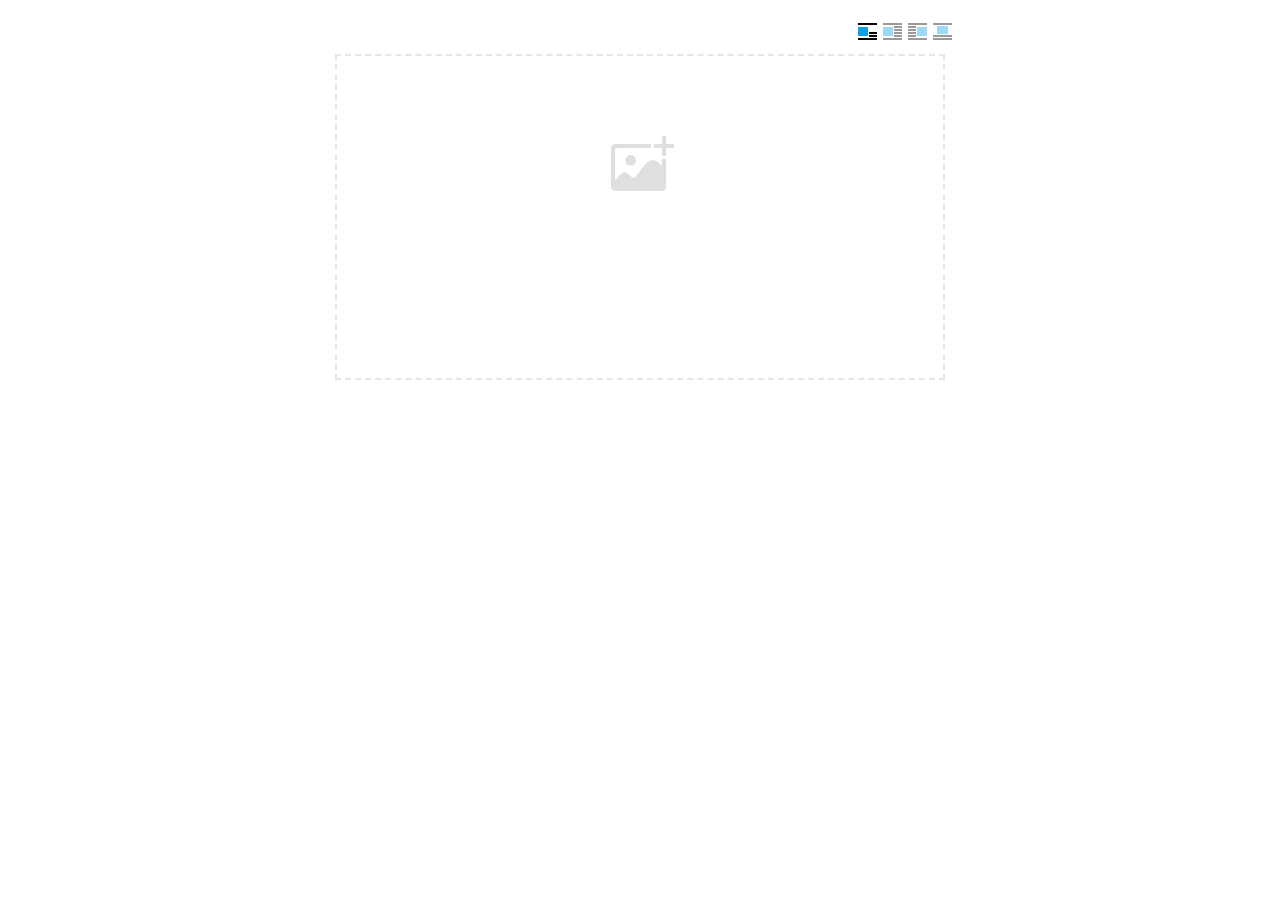
<file: manager/manager-web/src/main/webapp/js/ueditor/dialogs/image/image.html>
<!doctype html>
<html>
<head>
    <meta charset="UTF-8">
    <title>ueditor图片对话框</title>
    <script type="text/javascript" src="../internal.js"></script>

    <!-- jquery -->
    <script type="text/javascript" src="../../third-party/jquery-1.10.2.min.js"></script>

    <!-- webuploader -->
    <script src="../../third-party/webuploader/webuploader.min.js"></script>
    <link rel="stylesheet" type="text/css" href="../../third-party/webuploader/webuploader.css">

    <!-- image dialog -->
    <link rel="stylesheet" href="image.css" type="text/css" />
</head>
<body>

    <div class="wrapper">
        <div id="tabhead" class="tabhead">
            <span class="tab" data-content-id="remote"><var id="lang_tab_remote"></var></span>
            <span class="tab focus" data-content-id="upload"><var id="lang_tab_upload"></var></span>
            <span class="tab" data-content-id="online"><var id="lang_tab_online"></var></span>
            <span class="tab" data-content-id="search"><var id="lang_tab_search"></var></span>
        </div>
        <div class="alignBar">
            <label class="algnLabel"><var id="lang_input_align"></var></label>
                    <span id="alignIcon">
                        <span id="noneAlign" class="none-align focus" data-align="none"></span>
                        <span id="leftAlign" class="left-align" data-align="left"></span>
                        <span id="rightAlign" class="right-align" data-align="right"></span>
                        <span id="centerAlign" class="center-align" data-align="center"></span>
                    </span>
            <input id="align" name="align" type="hidden" value="none"/>
        </div>
        <div id="tabbody" class="tabbody">

            <!-- 远程图片 -->
            <div id="remote" class="panel">
                <div class="top">
                    <div class="row">
                        <label for="url"><var id="lang_input_url"></var></label>
                        <span><input class="text" id="url" type="text"/></span>
                    </div>
                </div>
                <div class="left">
                    <div class="row">
                        <label><var id="lang_input_size"></var></label>
                        <span><var id="lang_input_width">&nbsp;&nbsp;</var><input class="text" type="text" id="width"/>px </span>
                        <span><var id="lang_input_height">&nbsp;&nbsp;</var><input class="text" type="text" id="height"/>px </span>
                        <span><input id="lock" type="checkbox" disabled="disabled"><span id="lockicon"></span></span>
                    </div>
                    <div class="row">
                        <label><var id="lang_input_border"></var></label>
                        <span><input class="text" type="text" id="border"/>px </span>
                    </div>
                    <div class="row">
                        <label><var id="lang_input_vhspace"></var></label>
                        <span><input class="text" type="text" id="vhSpace"/>px </span>
                    </div>
                    <div class="row">
                        <label><var id="lang_input_title"></var></label>
                        <span><input class="text" type="text" id="title"/></span>
                    </div>
                </div>
                <div class="right"><div id="preview"></div></div>
            </div>

            <!-- 上传图片 -->
            <div id="upload" class="panel focus">
                <div id="queueList" class="queueList">
                    <div class="statusBar element-invisible">
                        <div class="progress">
                            <span class="text">0%</span>
                            <span class="percentage"></span>
                        </div><div class="info"></div>
                        <div class="btns">
                            <div id="filePickerBtn"></div>
                            <div class="uploadBtn"><var id="lang_start_upload"></var></div>
                        </div>
                    </div>
                    <div id="dndArea" class="placeholder">
                        <div class="filePickerContainer">
                            <div id="filePickerReady"></div>
                        </div>
                    </div>
                    <ul class="filelist element-invisible">
                        <li id="filePickerBlock" class="filePickerBlock"></li>
                    </ul>
                </div>
            </div>

            <!-- 在线图片 -->
            <div id="online" class="panel">
                <div id="imageList"><var id="lang_imgLoading"></var></div>
            </div>

            <!-- 搜索图片 -->
            <div id="search" class="panel">
                <div class="searchBar">
                    <input id="searchTxt" class="searchTxt text" type="text" />
                    <select id="searchType" class="searchType">
                        <option value="&s=4&z=0"></option>
                        <option value="&s=1&z=19"></option>
                        <option value="&s=2&z=0"></option>
                        <option value="&s=3&z=0"></option>
                    </select>
                    <input id="searchReset" type="button"  />
                    <input id="searchBtn" type="button"  />
                </div>
                <div id="searchList" class="searchList"><ul id="searchListUl"></ul></div>
            </div>

        </div>
    </div>
    <script type="text/javascript" src="image.js"></script>

</body>
</html>
</file>
<file: manager/manager-web/src/main/webapp/layui/css/layui.css>
/** layui-v2.5.6 MIT License By https://www.layui.com */
.layui-inline, img {
    display: inline-block;
    vertical-align: middle
}

h1, h2, h3, h4, h5, h6 {
    font-weight: 400
}

.layui-edge, .layui-header, .layui-inline, .layui-main {
    position: relative
}

.layui-body, .layui-edge, .layui-elip {
    overflow: hidden
}

.layui-btn, .layui-edge, .layui-inline, img {
    vertical-align: middle
}

.layui-btn, .layui-disabled, .layui-icon, .layui-unselect {
    -moz-user-select: none;
    -webkit-user-select: none;
    -ms-user-select: none
}

.layui-elip, .layui-form-checkbox span, .layui-form-pane .layui-form-label {
    text-overflow: ellipsis;
    white-space: nowrap
}

.layui-breadcrumb, .layui-tree-btnGroup {
    visibility: hidden
}

blockquote, body, button, dd, div, dl, dt, form, h1, h2, h3, h4, h5, h6, input, li, ol, p, pre, td, textarea, th, ul {
    margin: 0;
    padding: 0;
    -webkit-tap-highlight-color: rgba(0, 0, 0, 0)
}

a:active, a:hover {
    outline: 0
}

img {
    border: none
}

li {
    list-style: none
}

table {
    border-collapse: collapse;
    border-spacing: 0
}

h4, h5, h6 {
    font-size: 100%
}

button, input, optgroup, option, select, textarea {
    font-family: inherit;
    font-size: inherit;
    font-style: inherit;
    font-weight: inherit;
    outline: 0
}

pre {
    white-space: pre-wrap;
    white-space: -moz-pre-wrap;
    white-space: -pre-wrap;
    white-space: -o-pre-wrap;
    word-wrap: break-word
}

body {
    line-height: 24px;
    font: 14px Helvetica Neue, Helvetica, PingFang SC, Tahoma, Arial, sans-serif
}

hr {
    height: 1px;
    margin: 10px 0;
    border: 0;
    clear: both
}

a {
    color: #333;
    text-decoration: none
}

a:hover {
    color: #777
}

a cite {
    font-style: normal;
    *cursor: pointer
}

.layui-border-box, .layui-border-box * {
    box-sizing: border-box
}

.layui-box, .layui-box * {
    box-sizing: content-box
}

.layui-clear {
    clear: both;
    *zoom: 1
}

.layui-clear:after {
    content: '\20';
    clear: both;
    *zoom: 1;
    display: block;
    height: 0
}

.layui-inline {
    *display: inline;
    *zoom: 1
}

.layui-edge {
    display: inline-block;
    width: 0;
    height: 0;
    border-width: 6px;
    border-style: dashed;
    border-color: transparent
}

.layui-edge-top {
    top: -4px;
    border-bottom-color: #999;
    border-bottom-style: solid
}

.layui-edge-right {
    border-left-color: #999;
    border-left-style: solid
}

.layui-edge-bottom {
    top: 2px;
    border-top-color: #999;
    border-top-style: solid
}

.layui-edge-left {
    border-right-color: #999;
    border-right-style: solid
}

.layui-disabled, .layui-disabled:hover {
    color: #d2d2d2 !important;
    cursor: not-allowed !important
}

.layui-circle {
    border-radius: 100%
}

.layui-show {
    display: block !important
}

.layui-hide {
    display: none !important
}

@font-face {
    font-family: layui-icon;
    src: url(../font/iconfont.eot?v=256);
    src: url(../font/iconfont.eot?v=256#iefix) format('embedded-opentype'), url(../font/iconfont.woff2?v=256) format('woff2'), url(../font/iconfont.woff?v=256) format('woff'), url(../font/iconfont.ttf?v=256) format('truetype'), url(../font/iconfont.svg?v=256#layui-icon) format('svg')
}

.layui-icon {
    font-family: layui-icon !important;
    font-size: 16px;
    font-style: normal;
    -webkit-font-smoothing: antialiased;
    -moz-osx-font-smoothing: grayscale
}

.layui-icon-reply-fill:before {
    content: "\e611"
}

.layui-icon-set-fill:before {
    content: "\e614"
}

.layui-icon-menu-fill:before {
    content: "\e60f"
}

.layui-icon-search:before {
    content: "\e615"
}

.layui-icon-share:before {
    content: "\e641"
}

.layui-icon-set-sm:before {
    content: "\e620"
}

.layui-icon-engine:before {
    content: "\e628"
}

.layui-icon-close:before {
    content: "\1006"
}

.layui-icon-close-fill:before {
    content: "\1007"
}

.layui-icon-chart-screen:before {
    content: "\e629"
}

.layui-icon-star:before {
    content: "\e600"
}

.layui-icon-circle-dot:before {
    content: "\e617"
}

.layui-icon-chat:before {
    content: "\e606"
}

.layui-icon-release:before {
    content: "\e609"
}

.layui-icon-list:before {
    content: "\e60a"
}

.layui-icon-chart:before {
    content: "\e62c"
}

.layui-icon-ok-circle:before {
    content: "\1005"
}

.layui-icon-layim-theme:before {
    content: "\e61b"
}

.layui-icon-table:before {
    content: "\e62d"
}

.layui-icon-right:before {
    content: "\e602"
}

.layui-icon-left:before {
    content: "\e603"
}

.layui-icon-cart-simple:before {
    content: "\e698"
}

.layui-icon-face-cry:before {
    content: "\e69c"
}

.layui-icon-face-smile:before {
    content: "\e6af"
}

.layui-icon-survey:before {
    content: "\e6b2"
}

.layui-icon-tree:before {
    content: "\e62e"
}

.layui-icon-ie:before {
    content: "\e7bb"
}

.layui-icon-upload-circle:before {
    content: "\e62f"
}

.layui-icon-add-circle:before {
    content: "\e61f"
}

.layui-icon-download-circle:before {
    content: "\e601"
}

.layui-icon-templeate-1:before {
    content: "\e630"
}

.layui-icon-util:before {
    content: "\e631"
}

.layui-icon-face-surprised:before {
    content: "\e664"
}

.layui-icon-edit:before {
    content: "\e642"
}

.layui-icon-speaker:before {
    content: "\e645"
}

.layui-icon-down:before {
    content: "\e61a"
}

.layui-icon-file:before {
    content: "\e621"
}

.layui-icon-layouts:before {
    content: "\e632"
}

.layui-icon-rate-half:before {
    content: "\e6c9"
}

.layui-icon-add-circle-fine:before {
    content: "\e608"
}

.layui-icon-prev-circle:before {
    content: "\e633"
}

.layui-icon-read:before {
    content: "\e705"
}

.layui-icon-404:before {
    content: "\e61c"
}

.layui-icon-carousel:before {
    content: "\e634"
}

.layui-icon-help:before {
    content: "\e607"
}

.layui-icon-code-circle:before {
    content: "\e635"
}

.layui-icon-windows:before {
    content: "\e67f"
}

.layui-icon-water:before {
    content: "\e636"
}

.layui-icon-username:before {
    content: "\e66f"
}

.layui-icon-find-fill:before {
    content: "\e670"
}

.layui-icon-about:before {
    content: "\e60b"
}

.layui-icon-location:before {
    content: "\e715"
}

.layui-icon-up:before {
    content: "\e619"
}

.layui-icon-pause:before {
    content: "\e651"
}

.layui-icon-date:before {
    content: "\e637"
}

.layui-icon-layim-uploadfile:before {
    content: "\e61d"
}

.layui-icon-delete:before {
    content: "\e640"
}

.layui-icon-play:before {
    content: "\e652"
}

.layui-icon-top:before {
    content: "\e604"
}

.layui-icon-firefox:before {
    content: "\e686"
}

.layui-icon-friends:before {
    content: "\e612"
}

.layui-icon-refresh-3:before {
    content: "\e9aa"
}

.layui-icon-ok:before {
    content: "\e605"
}

.layui-icon-layer:before {
    content: "\e638"
}

.layui-icon-face-smile-fine:before {
    content: "\e60c"
}

.layui-icon-dollar:before {
    content: "\e659"
}

.layui-icon-group:before {
    content: "\e613"
}

.layui-icon-layim-download:before {
    content: "\e61e"
}

.layui-icon-picture-fine:before {
    content: "\e60d"
}

.layui-icon-link:before {
    content: "\e64c"
}

.layui-icon-diamond:before {
    content: "\e735"
}

.layui-icon-log:before {
    content: "\e60e"
}

.layui-icon-key:before {
    content: "\e683"
}

.layui-icon-rate-solid:before {
    content: "\e67a"
}

.layui-icon-fonts-del:before {
    content: "\e64f"
}

.layui-icon-unlink:before {
    content: "\e64d"
}

.layui-icon-fonts-clear:before {
    content: "\e639"
}

.layui-icon-triangle-r:before {
    content: "\e623"
}

.layui-icon-circle:before {
    content: "\e63f"
}

.layui-icon-radio:before {
    content: "\e643"
}

.layui-icon-align-center:before {
    content: "\e647"
}

.layui-icon-align-right:before {
    content: "\e648"
}

.layui-icon-align-left:before {
    content: "\e649"
}

.layui-icon-loading-1:before {
    content: "\e63e"
}

.layui-icon-return:before {
    content: "\e65c"
}

.layui-icon-fonts-strong:before {
    content: "\e62b"
}

.layui-icon-upload:before {
    content: "\e67c"
}

.layui-icon-dialogue:before {
    content: "\e63a"
}

.layui-icon-video:before {
    content: "\e6ed"
}

.layui-icon-headset:before {
    content: "\e6fc"
}

.layui-icon-cellphone-fine:before {
    content: "\e63b"
}

.layui-icon-add-1:before {
    content: "\e654"
}

.layui-icon-face-smile-b:before {
    content: "\e650"
}

.layui-icon-fonts-html:before {
    content: "\e64b"
}

.layui-icon-screen-full:before {
    content: "\e622"
}

.layui-icon-form:before {
    content: "\e63c"
}

.layui-icon-cart:before {
    content: "\e657"
}

.layui-icon-camera-fill:before {
    content: "\e65d"
}

.layui-icon-tabs:before {
    content: "\e62a"
}

.layui-icon-heart-fill:before {
    content: "\e68f"
}

.layui-icon-fonts-code:before {
    content: "\e64e"
}

.layui-icon-ios:before {
    content: "\e680"
}

.layui-icon-at:before {
    content: "\e687"
}

.layui-icon-fire:before {
    content: "\e756"
}

.layui-icon-set:before {
    content: "\e716"
}

.layui-icon-fonts-u:before {
    content: "\e646"
}

.layui-icon-triangle-d:before {
    content: "\e625"
}

.layui-icon-tips:before {
    content: "\e702"
}

.layui-icon-picture:before {
    content: "\e64a"
}

.layui-icon-more-vertical:before {
    content: "\e671"
}

.layui-icon-bluetooth:before {
    content: "\e689"
}

.layui-icon-flag:before {
    content: "\e66c"
}

.layui-icon-loading:before {
    content: "\e63d"
}

.layui-icon-fonts-i:before {
    content: "\e644"
}

.layui-icon-refresh-1:before {
    content: "\e666"
}

.layui-icon-rmb:before {
    content: "\e65e"
}

.layui-icon-addition:before {
    content: "\e624"
}

.layui-icon-home:before {
    content: "\e68e"
}

.layui-icon-time:before {
    content: "\e68d"
}

.layui-icon-user:before {
    content: "\e770"
}

.layui-icon-notice:before {
    content: "\e667"
}

.layui-icon-chrome:before {
    content: "\e68a"
}

.layui-icon-edge:before {
    content: "\e68b"
}

.layui-icon-login-weibo:before {
    content: "\e675"
}

.layui-icon-voice:before {
    content: "\e688"
}

.layui-icon-upload-drag:before {
    content: "\e681"
}

.layui-icon-login-qq:before {
    content: "\e676"
}

.layui-icon-snowflake:before {
    content: "\e6b1"
}

.layui-icon-heart:before {
    content: "\e68c"
}

.layui-icon-logout:before {
    content: "\e682"
}

.layui-icon-file-b:before {
    content: "\e655"
}

.layui-icon-template:before {
    content: "\e663"
}

.layui-icon-transfer:before {
    content: "\e691"
}

.layui-icon-auz:before {
    content: "\e672"
}

.layui-icon-console:before {
    content: "\e665"
}

.layui-icon-app:before {
    content: "\e653"
}

.layui-icon-prev:before {
    content: "\e65a"
}

.layui-icon-website:before {
    content: "\e7ae"
}

.layui-icon-next:before {
    content: "\e65b"
}

.layui-icon-component:before {
    content: "\e857"
}

.layui-icon-android:before {
    content: "\e684"
}

.layui-icon-more:before {
    content: "\e65f"
}

.layui-icon-login-wechat:before {
    content: "\e677"
}

.layui-icon-shrink-right:before {
    content: "\e668"
}

.layui-icon-spread-left:before {
    content: "\e66b"
}

.layui-icon-camera:before {
    content: "\e660"
}

.layui-icon-note:before {
    content: "\e66e"
}

.layui-icon-refresh:before {
    content: "\e669"
}

.layui-icon-female:before {
    content: "\e661"
}

.layui-icon-male:before {
    content: "\e662"
}

.layui-icon-screen-restore:before {
    content: "\e758"
}

.layui-icon-password:before {
    content: "\e673"
}

.layui-icon-senior:before {
    content: "\e674"
}

.layui-icon-theme:before {
    content: "\e66a"
}

.layui-icon-tread:before {
    content: "\e6c5"
}

.layui-icon-praise:before {
    content: "\e6c6"
}

.layui-icon-star-fill:before {
    content: "\e658"
}

.layui-icon-rate:before {
    content: "\e67b"
}

.layui-icon-template-1:before {
    content: "\e656"
}

.layui-icon-vercode:before {
    content: "\e679"
}

.layui-icon-service:before {
    content: "\e626"
}

.layui-icon-cellphone:before {
    content: "\e678"
}

.layui-icon-print:before {
    content: "\e66d"
}

.layui-icon-cols:before {
    content: "\e610"
}

.layui-icon-wifi:before {
    content: "\e7e0"
}

.layui-icon-export:before {
    content: "\e67d"
}

.layui-icon-rss:before {
    content: "\e808"
}

.layui-icon-slider:before {
    content: "\e714"
}

.layui-icon-email:before {
    content: "\e618"
}

.layui-icon-subtraction:before {
    content: "\e67e"
}

.layui-icon-mike:before {
    content: "\e6dc"
}

.layui-icon-light:before {
    content: "\e748"
}

.layui-icon-gift:before {
    content: "\e627"
}

.layui-icon-mute:before {
    content: "\e685"
}

.layui-icon-reduce-circle:before {
    content: "\e616"
}

.layui-icon-music:before {
    content: "\e690"
}

.layui-main {
    width: 1140px;
    margin: 0 auto
}

.layui-header {
    z-index: 1000;
    height: 60px
}

.layui-header a:hover {
    transition: all .5s;
    -webkit-transition: all .5s
}

.layui-side {
    position: fixed;
    left: 0;
    top: 0;
    bottom: 0;
    z-index: 999;
    width: 200px;
    overflow-x: hidden
}

.layui-side-scroll {
    position: relative;
    width: 220px;
    height: 100%;
    overflow-x: hidden
}

.layui-body {
    position: absolute;
    left: 200px;
    right: 0;
    top: 0;
    bottom: 0;
    z-index: 998;
    width: auto;
    overflow-y: auto;
    box-sizing: border-box
}

.layui-layout-body {
    overflow: hidden
}

.layui-layout-admin .layui-header {
    background-color: #23262E
}

.layui-layout-admin .layui-side {
    top: 60px;
    width: 200px;
    overflow-x: hidden
}

.layui-layout-admin .layui-body {
    position: fixed;
    top: 60px;
    bottom: 44px
}

.layui-layout-admin .layui-main {
    width: auto;
    margin: 0 15px
}

.layui-layout-admin .layui-footer {
    position: fixed;
    left: 200px;
    right: 0;
    bottom: 0;
    height: 44px;
    line-height: 44px;
    padding: 0 15px;
    background-color: #eee
}

.layui-layout-admin .layui-logo {
    position: absolute;
    left: 0;
    top: 0;
    width: 200px;
    height: 100%;
    line-height: 60px;
    text-align: center;
    color: #009688;
    font-size: 16px
}

.layui-layout-admin .layui-header .layui-nav {
    background: 0 0
}

.layui-layout-left {
    position: absolute !important;
    left: 200px;
    top: 0
}

.layui-layout-right {
    position: absolute !important;
    right: 0;
    top: 0
}

.layui-container {
    position: relative;
    margin: 0 auto;
    padding: 0 15px;
    box-sizing: border-box
}

.layui-fluid {
    position: relative;
    margin: 0 auto;
    padding: 0 15px
}

.layui-row:after, .layui-row:before {
    content: '';
    display: block;
    clear: both
}

.layui-col-lg1, .layui-col-lg10, .layui-col-lg11, .layui-col-lg12, .layui-col-lg2, .layui-col-lg3, .layui-col-lg4, .layui-col-lg5, .layui-col-lg6, .layui-col-lg7, .layui-col-lg8, .layui-col-lg9, .layui-col-md1, .layui-col-md10, .layui-col-md11, .layui-col-md12, .layui-col-md2, .layui-col-md3, .layui-col-md4, .layui-col-md5, .layui-col-md6, .layui-col-md7, .layui-col-md8, .layui-col-md9, .layui-col-sm1, .layui-col-sm10, .layui-col-sm11, .layui-col-sm12, .layui-col-sm2, .layui-col-sm3, .layui-col-sm4, .layui-col-sm5, .layui-col-sm6, .layui-col-sm7, .layui-col-sm8, .layui-col-sm9, .layui-col-xs1, .layui-col-xs10, .layui-col-xs11, .layui-col-xs12, .layui-col-xs2, .layui-col-xs3, .layui-col-xs4, .layui-col-xs5, .layui-col-xs6, .layui-col-xs7, .layui-col-xs8, .layui-col-xs9 {
    position: relative;
    display: block;
    box-sizing: border-box
}

.layui-col-xs1, .layui-col-xs10, .layui-col-xs11, .layui-col-xs12, .layui-col-xs2, .layui-col-xs3, .layui-col-xs4, .layui-col-xs5, .layui-col-xs6, .layui-col-xs7, .layui-col-xs8, .layui-col-xs9 {
    float: left
}

.layui-col-xs1 {
    width: 8.33333333%
}

.layui-col-xs2 {
    width: 16.66666667%
}

.layui-col-xs3 {
    width: 25%
}

.layui-col-xs4 {
    width: 33.33333333%
}

.layui-col-xs5 {
    width: 41.66666667%
}

.layui-col-xs6 {
    width: 50%
}

.layui-col-xs7 {
    width: 58.33333333%
}

.layui-col-xs8 {
    width: 66.66666667%
}

.layui-col-xs9 {
    width: 75%
}

.layui-col-xs10 {
    width: 83.33333333%
}

.layui-col-xs11 {
    width: 91.66666667%
}

.layui-col-xs12 {
    width: 100%
}

.layui-col-xs-offset1 {
    margin-left: 8.33333333%
}

.layui-col-xs-offset2 {
    margin-left: 16.66666667%
}

.layui-col-xs-offset3 {
    margin-left: 25%
}

.layui-col-xs-offset4 {
    margin-left: 33.33333333%
}

.layui-col-xs-offset5 {
    margin-left: 41.66666667%
}

.layui-col-xs-offset6 {
    margin-left: 50%
}

.layui-col-xs-offset7 {
    margin-left: 58.33333333%
}

.layui-col-xs-offset8 {
    margin-left: 66.66666667%
}

.layui-col-xs-offset9 {
    margin-left: 75%
}

.layui-col-xs-offset10 {
    margin-left: 83.33333333%
}

.layui-col-xs-offset11 {
    margin-left: 91.66666667%
}

.layui-col-xs-offset12 {
    margin-left: 100%
}

@media screen and (max-width: 768px) {
    .layui-hide-xs {
        display: none !important
    }

    .layui-show-xs-block {
        display: block !important
    }

    .layui-show-xs-inline {
        display: inline !important
    }

    .layui-show-xs-inline-block {
        display: inline-block !important
    }
}

@media screen and (min-width: 768px) {
    .layui-container {
        width: 750px
    }

    .layui-hide-sm {
        display: none !important
    }

    .layui-show-sm-block {
        display: block !important
    }

    .layui-show-sm-inline {
        display: inline !important
    }

    .layui-show-sm-inline-block {
        display: inline-block !important
    }

    .layui-col-sm1, .layui-col-sm10, .layui-col-sm11, .layui-col-sm12, .layui-col-sm2, .layui-col-sm3, .layui-col-sm4, .layui-col-sm5, .layui-col-sm6, .layui-col-sm7, .layui-col-sm8, .layui-col-sm9 {
        float: left
    }

    .layui-col-sm1 {
        width: 8.33333333%
    }

    .layui-col-sm2 {
        width: 16.66666667%
    }

    .layui-col-sm3 {
        width: 25%
    }

    .layui-col-sm4 {
        width: 33.33333333%
    }

    .layui-col-sm5 {
        width: 41.66666667%
    }

    .layui-col-sm6 {
        width: 50%
    }

    .layui-col-sm7 {
        width: 58.33333333%
    }

    .layui-col-sm8 {
        width: 66.66666667%
    }

    .layui-col-sm9 {
        width: 75%
    }

    .layui-col-sm10 {
        width: 83.33333333%
    }

    .layui-col-sm11 {
        width: 91.66666667%
    }

    .layui-col-sm12 {
        width: 100%
    }

    .layui-col-sm-offset1 {
        margin-left: 8.33333333%
    }

    .layui-col-sm-offset2 {
        margin-left: 16.66666667%
    }

    .layui-col-sm-offset3 {
        margin-left: 25%
    }

    .layui-col-sm-offset4 {
        margin-left: 33.33333333%
    }

    .layui-col-sm-offset5 {
        margin-left: 41.66666667%
    }

    .layui-col-sm-offset6 {
        margin-left: 50%
    }

    .layui-col-sm-offset7 {
        margin-left: 58.33333333%
    }

    .layui-col-sm-offset8 {
        margin-left: 66.66666667%
    }

    .layui-col-sm-offset9 {
        margin-left: 75%
    }

    .layui-col-sm-offset10 {
        margin-left: 83.33333333%
    }

    .layui-col-sm-offset11 {
        margin-left: 91.66666667%
    }

    .layui-col-sm-offset12 {
        margin-left: 100%
    }
}

@media screen and (min-width: 992px) {
    .layui-container {
        width: 970px
    }

    .layui-hide-md {
        display: none !important
    }

    .layui-show-md-block {
        display: block !important
    }

    .layui-show-md-inline {
        display: inline !important
    }

    .layui-show-md-inline-block {
        display: inline-block !important
    }

    .layui-col-md1, .layui-col-md10, .layui-col-md11, .layui-col-md12, .layui-col-md2, .layui-col-md3, .layui-col-md4, .layui-col-md5, .layui-col-md6, .layui-col-md7, .layui-col-md8, .layui-col-md9 {
        float: left
    }

    .layui-col-md1 {
        width: 8.33333333%
    }

    .layui-col-md2 {
        width: 16.66666667%
    }

    .layui-col-md3 {
        width: 25%
    }

    .layui-col-md4 {
        width: 33.33333333%
    }

    .layui-col-md5 {
        width: 41.66666667%
    }

    .layui-col-md6 {
        width: 50%
    }

    .layui-col-md7 {
        width: 58.33333333%
    }

    .layui-col-md8 {
        width: 66.66666667%
    }

    .layui-col-md9 {
        width: 75%
    }

    .layui-col-md10 {
        width: 83.33333333%
    }

    .layui-col-md11 {
        width: 91.66666667%
    }

    .layui-col-md12 {
        width: 100%
    }

    .layui-col-md-offset1 {
        margin-left: 8.33333333%
    }

    .layui-col-md-offset2 {
        margin-left: 16.66666667%
    }

    .layui-col-md-offset3 {
        margin-left: 25%
    }

    .layui-col-md-offset4 {
        margin-left: 33.33333333%
    }

    .layui-col-md-offset5 {
        margin-left: 41.66666667%
    }

    .layui-col-md-offset6 {
        margin-left: 50%
    }

    .layui-col-md-offset7 {
        margin-left: 58.33333333%
    }

    .layui-col-md-offset8 {
        margin-left: 66.66666667%
    }

    .layui-col-md-offset9 {
        margin-left: 75%
    }

    .layui-col-md-offset10 {
        margin-left: 83.33333333%
    }

    .layui-col-md-offset11 {
        margin-left: 91.66666667%
    }

    .layui-col-md-offset12 {
        margin-left: 100%
    }
}

@media screen and (min-width: 1200px) {
    .layui-container {
        width: 1170px
    }

    .layui-hide-lg {
        display: none !important
    }

    .layui-show-lg-block {
        display: block !important
    }

    .layui-show-lg-inline {
        display: inline !important
    }

    .layui-show-lg-inline-block {
        display: inline-block !important
    }

    .layui-col-lg1, .layui-col-lg10, .layui-col-lg11, .layui-col-lg12, .layui-col-lg2, .layui-col-lg3, .layui-col-lg4, .layui-col-lg5, .layui-col-lg6, .layui-col-lg7, .layui-col-lg8, .layui-col-lg9 {
        float: left
    }

    .layui-col-lg1 {
        width: 8.33333333%
    }

    .layui-col-lg2 {
        width: 16.66666667%
    }

    .layui-col-lg3 {
        width: 25%
    }

    .layui-col-lg4 {
        width: 33.33333333%
    }

    .layui-col-lg5 {
        width: 41.66666667%
    }

    .layui-col-lg6 {
        width: 50%
    }

    .layui-col-lg7 {
        width: 58.33333333%
    }

    .layui-col-lg8 {
        width: 66.66666667%
    }

    .layui-col-lg9 {
        width: 75%
    }

    .layui-col-lg10 {
        width: 83.33333333%
    }

    .layui-col-lg11 {
        width: 91.66666667%
    }

    .layui-col-lg12 {
        width: 100%
    }

    .layui-col-lg-offset1 {
        margin-left: 8.33333333%
    }

    .layui-col-lg-offset2 {
        margin-left: 16.66666667%
    }

    .layui-col-lg-offset3 {
        margin-left: 25%
    }

    .layui-col-lg-offset4 {
        margin-left: 33.33333333%
    }

    .layui-col-lg-offset5 {
        margin-left: 41.66666667%
    }

    .layui-col-lg-offset6 {
        margin-left: 50%
    }

    .layui-col-lg-offset7 {
        margin-left: 58.33333333%
    }

    .layui-col-lg-offset8 {
        margin-left: 66.66666667%
    }

    .layui-col-lg-offset9 {
        margin-left: 75%
    }

    .layui-col-lg-offset10 {
        margin-left: 83.33333333%
    }

    .layui-col-lg-offset11 {
        margin-left: 91.66666667%
    }

    .layui-col-lg-offset12 {
        margin-left: 100%
    }
}

.layui-col-space1 {
    margin: -.5px
}

.layui-col-space1 > * {
    padding: .5px
}

.layui-col-space2 {
    margin: -1px
}

.layui-col-space2 > * {
    padding: 1px
}

.layui-col-space4 {
    margin: -2px
}

.layui-col-space4 > * {
    padding: 2px
}

.layui-col-space5 {
    margin: -2.5px
}

.layui-col-space5 > * {
    padding: 2.5px
}

.layui-col-space6 {
    margin: -3px
}

.layui-col-space6 > * {
    padding: 3px
}

.layui-col-space8 {
    margin: -4px
}

.layui-col-space8 > * {
    padding: 4px
}

.layui-col-space10 {
    margin: -5px
}

.layui-col-space10 > * {
    padding: 5px
}

.layui-col-space12 {
    margin: -6px
}

.layui-col-space12 > * {
    padding: 6px
}

.layui-col-space14 {
    margin: -7px
}

.layui-col-space14 > * {
    padding: 7px
}

.layui-col-space15 {
    margin: -7.5px
}

.layui-col-space15 > * {
    padding: 7.5px
}

.layui-col-space16 {
    margin: -8px
}

.layui-col-space16 > * {
    padding: 8px
}

.layui-col-space18 {
    margin: -9px
}

.layui-col-space18 > * {
    padding: 9px
}

.layui-col-space20 {
    margin: -10px
}

.layui-col-space20 > * {
    padding: 10px
}

.layui-col-space22 {
    margin: -11px
}

.layui-col-space22 > * {
    padding: 11px
}

.layui-col-space24 {
    margin: -12px
}

.layui-col-space24 > * {
    padding: 12px
}

.layui-col-space25 {
    margin: -12.5px
}

.layui-col-space25 > * {
    padding: 12.5px
}

.layui-col-space26 {
    margin: -13px
}

.layui-col-space26 > * {
    padding: 13px
}

.layui-col-space28 {
    margin: -14px
}

.layui-col-space28 > * {
    padding: 14px
}

.layui-col-space30 {
    margin: -15px
}

.layui-col-space30 > * {
    padding: 15px
}

.layui-btn, .layui-input, .layui-select, .layui-textarea, .layui-upload-button {
    outline: 0;
    -webkit-appearance: none;
    transition: all .3s;
    -webkit-transition: all .3s;
    box-sizing: border-box
}

.layui-elem-quote {
    margin-bottom: 10px;
    padding: 15px;
    line-height: 22px;
    border-left: 5px solid #009688;
    border-radius: 0 2px 2px 0;
    background-color: #f2f2f2
}

.layui-quote-nm {
    border-style: solid;
    border-width: 1px 1px 1px 5px;
    background: 0 0
}

.layui-elem-field {
    margin-bottom: 10px;
    padding: 0;
    border-width: 1px;
    border-style: solid
}

.layui-elem-field legend {
    margin-left: 20px;
    padding: 0 10px;
    font-size: 20px;
    font-weight: 300
}

.layui-field-title {
    margin: 10px 0 20px;
    border-width: 1px 0 0
}

.layui-field-box {
    padding: 10px 15px
}

.layui-field-title .layui-field-box {
    padding: 10px 0
}

.layui-progress {
    position: relative;
    height: 6px;
    border-radius: 20px;
    background-color: #e2e2e2
}

.layui-progress-bar {
    position: absolute;
    left: 0;
    top: 0;
    width: 0;
    max-width: 100%;
    height: 6px;
    border-radius: 20px;
    text-align: right;
    background-color: #5FB878;
    transition: all .3s;
    -webkit-transition: all .3s
}

.layui-progress-big, .layui-progress-big .layui-progress-bar {
    height: 18px;
    line-height: 18px
}

.layui-progress-text {
    position: relative;
    top: -20px;
    line-height: 18px;
    font-size: 12px;
    color: #666
}

.layui-progress-big .layui-progress-text {
    position: static;
    padding: 0 10px;
    color: #fff
}

.layui-collapse {
    border-width: 1px;
    border-style: solid;
    border-radius: 2px
}

.layui-colla-content, .layui-colla-item {
    border-top-width: 1px;
    border-top-style: solid
}

.layui-colla-item:first-child {
    border-top: none
}

.layui-colla-title {
    position: relative;
    height: 42px;
    line-height: 42px;
    padding: 0 15px 0 35px;
    color: #333;
    background-color: #f2f2f2;
    cursor: pointer;
    font-size: 14px;
    overflow: hidden
}

.layui-colla-content {
    display: none;
    padding: 10px 15px;
    line-height: 22px;
    color: #666
}

.layui-colla-icon {
    position: absolute;
    left: 15px;
    top: 0;
    font-size: 14px
}

.layui-card {
    margin-bottom: 15px;
    border-radius: 2px;
    background-color: #fff;
    box-shadow: 0 1px 2px 0 rgba(0, 0, 0, .05)
}

.layui-card:last-child {
    margin-bottom: 0
}

.layui-card-header {
    position: relative;
    height: 42px;
    line-height: 42px;
    padding: 0 15px;
    border-bottom: 1px solid #f6f6f6;
    color: #333;
    border-radius: 2px 2px 0 0;
    font-size: 14px
}

.layui-bg-black, .layui-bg-blue, .layui-bg-cyan, .layui-bg-green, .layui-bg-orange, .layui-bg-red {
    color: #fff !important
}

.layui-card-body {
    position: relative;
    padding: 10px 15px;
    line-height: 24px
}

.layui-card-body[pad15] {
    padding: 15px
}

.layui-card-body[pad20] {
    padding: 20px
}

.layui-card-body .layui-table {
    margin: 5px 0
}

.layui-card .layui-tab {
    margin: 0
}

.layui-panel-window {
    position: relative;
    padding: 15px;
    border-radius: 0;
    border-top: 5px solid #E6E6E6;
    background-color: #fff
}

.layui-auxiliar-moving {
    position: fixed;
    left: 0;
    right: 0;
    top: 0;
    bottom: 0;
    width: 100%;
    height: 100%;
    background: 0 0;
    z-index: 9999999999
}

.layui-form-label, .layui-form-mid, .layui-form-select, .layui-input-block, .layui-input-inline, .layui-textarea {
    position: relative
}

.layui-bg-red {
    background-color: #FF5722 !important
}

.layui-bg-orange {
    background-color: #FFB800 !important
}

.layui-bg-green {
    background-color: #009688 !important
}

.layui-bg-cyan {
    background-color: #2F4056 !important
}

.layui-bg-blue {
    background-color: #1E9FFF !important
}

.layui-bg-black {
    background-color: #393D49 !important
}

.layui-bg-gray {
    background-color: #eee !important;
    color: #666 !important
}

.layui-badge-rim, .layui-colla-content, .layui-colla-item, .layui-collapse, .layui-elem-field, .layui-form-pane .layui-form-item[pane], .layui-form-pane .layui-form-label, .layui-input, .layui-layedit, .layui-layedit-tool, .layui-quote-nm, .layui-select, .layui-tab-bar, .layui-tab-card, .layui-tab-title, .layui-tab-title .layui-this:after, .layui-textarea {
    border-color: #e6e6e6
}

.layui-timeline-item:before, hr {
    background-color: #e6e6e6
}

.layui-text {
    line-height: 22px;
    font-size: 14px;
    color: #666
}

.layui-text h1, .layui-text h2, .layui-text h3 {
    font-weight: 500;
    color: #333
}

.layui-text h1 {
    font-size: 30px
}

.layui-text h2 {
    font-size: 24px
}

.layui-text h3 {
    font-size: 18px
}

.layui-text a:not(.layui-btn) {
    color: #01AAED
}

.layui-text a:not(.layui-btn):hover {
    text-decoration: underline
}

.layui-text ul {
    padding: 5px 0 5px 15px
}

.layui-text ul li {
    margin-top: 5px;
    list-style-type: disc
}

.layui-text em, .layui-word-aux {
    color: #999 !important;
    padding: 0 5px !important
}

.layui-btn {
    display: inline-block;
    height: 38px;
    line-height: 38px;
    padding: 0 18px;
    background-color: #009688;
    color: #fff;
    white-space: nowrap;
    text-align: center;
    font-size: 14px;
    border: none;
    border-radius: 2px;
    cursor: pointer
}

.layui-btn:hover {
    opacity: .8;
    filter: alpha(opacity=80);
    color: #fff
}

.layui-btn:active {
    opacity: 1;
    filter: alpha(opacity=100)
}

.layui-btn + .layui-btn {
    margin-left: 10px
}

.layui-btn-container {
    font-size: 0
}

.layui-btn-container .layui-btn {
    margin-right: 10px;
    margin-bottom: 10px
}

.layui-btn-container .layui-btn + .layui-btn {
    margin-left: 0
}

.layui-table .layui-btn-container .layui-btn {
    margin-bottom: 9px
}

.layui-btn-radius {
    border-radius: 100px
}

.layui-btn .layui-icon {
    margin-right: 3px;
    font-size: 18px;
    vertical-align: bottom;
    vertical-align: middle \9
}

.layui-btn-primary {
    border: 1px solid #C9C9C9;
    background-color: #fff;
    color: #555
}

.layui-btn-primary:hover {
    border-color: #009688;
    color: #333
}

.layui-btn-normal {
    background-color: #1E9FFF
}

.layui-btn-warm {
    background-color: #FFB800
}

.layui-btn-danger {
    background-color: #FF5722
}

.layui-btn-checked {
    background-color: #5FB878
}

.layui-btn-disabled, .layui-btn-disabled:active, .layui-btn-disabled:hover {
    border: 1px solid #e6e6e6;
    background-color: #FBFBFB;
    color: #C9C9C9;
    cursor: not-allowed;
    opacity: 1
}

.layui-btn-lg {
    height: 44px;
    line-height: 44px;
    padding: 0 25px;
    font-size: 16px
}

.layui-btn-sm {
    height: 30px;
    line-height: 30px;
    padding: 0 10px;
    font-size: 12px
}

.layui-btn-sm i {
    font-size: 16px !important
}

.layui-btn-xs {
    height: 22px;
    line-height: 22px;
    padding: 0 5px;
    font-size: 12px
}

.layui-btn-xs i {
    font-size: 14px !important
}

.layui-btn-group {
    display: inline-block;
    vertical-align: middle;
    font-size: 0
}

.layui-btn-group .layui-btn {
    margin-left: 0 !important;
    margin-right: 0 !important;
    border-left: 1px solid rgba(255, 255, 255, .5);
    border-radius: 0
}

.layui-btn-group .layui-btn-primary {
    border-left: none
}

.layui-btn-group .layui-btn-primary:hover {
    border-color: #C9C9C9;
    color: #009688
}

.layui-btn-group .layui-btn:first-child {
    border-left: none;
    border-radius: 2px 0 0 2px
}

.layui-btn-group .layui-btn-primary:first-child {
    border-left: 1px solid #c9c9c9
}

.layui-btn-group .layui-btn:last-child {
    border-radius: 0 2px 2px 0
}

.layui-btn-group .layui-btn + .layui-btn {
    margin-left: 0
}

.layui-btn-group + .layui-btn-group {
    margin-left: 10px
}

.layui-btn-fluid {
    width: 100%
}

.layui-input, .layui-select, .layui-textarea {
    height: 38px;
    line-height: 1.3;
    line-height: 38px \9;
    border-width: 1px;
    border-style: solid;
    background-color: #fff;
    border-radius: 2px
}

.layui-input::-webkit-input-placeholder, .layui-select::-webkit-input-placeholder, .layui-textarea::-webkit-input-placeholder {
    line-height: 1.3
}

.layui-input, .layui-textarea {
    display: block;
    width: 100%;
    padding-left: 10px
}

.layui-input:hover, .layui-textarea:hover {
    border-color: #D2D2D2 !important
}

.layui-input:focus, .layui-textarea:focus {
    border-color: #C9C9C9 !important
}

.layui-textarea {
    min-height: 100px;
    height: auto;
    line-height: 20px;
    padding: 6px 10px;
    resize: vertical
}

.layui-select {
    padding: 0 10px
}

.layui-form input[type=checkbox], .layui-form input[type=radio], .layui-form select {
    display: none
}

.layui-form [lay-ignore] {
    display: initial
}

.layui-form-item {
    margin-bottom: 15px;
    clear: both;
    *zoom: 1
}

.layui-form-item:after {
    content: '\20';
    clear: both;
    *zoom: 1;
    display: block;
    height: 0
}

.layui-form-label {
    float: left;
    display: block;
    padding: 9px 15px;
    width: 80px;
    font-weight: 400;
    line-height: 20px;
    text-align: right
}

.layui-form-label-col {
    display: block;
    float: none;
    padding: 9px 0;
    line-height: 20px;
    text-align: left
}

.layui-form-item .layui-inline {
    margin-bottom: 5px;
    margin-right: 10px
}

.layui-input-block {
    margin-left: 110px;
    min-height: 36px
}

.layui-input-inline {
    display: inline-block;
    vertical-align: middle
}

.layui-form-item .layui-input-inline {
    float: left;
    width: 190px;
    margin-right: 10px
}

.layui-form-text .layui-input-inline {
    width: auto
}

.layui-form-mid {
    float: left;
    display: block;
    padding: 9px 0 !important;
    line-height: 20px;
    margin-right: 10px
}

.layui-form-danger + .layui-form-select .layui-input, .layui-form-danger:focus {
    border-color: #FF5722 !important
}

.layui-form-select .layui-input {
    padding-right: 30px;
    cursor: pointer
}

.layui-form-select .layui-edge {
    position: absolute;
    right: 10px;
    top: 50%;
    margin-top: -3px;
    cursor: pointer;
    border-width: 6px;
    border-top-color: #c2c2c2;
    border-top-style: solid;
    transition: all .3s;
    -webkit-transition: all .3s
}

.layui-form-select dl {
    display: none;
    position: absolute;
    left: 0;
    top: 42px;
    padding: 5px 0;
    z-index: 899;
    min-width: 100%;
    border: 1px solid #d2d2d2;
    max-height: 300px;
    overflow-y: auto;
    background-color: #fff;
    border-radius: 2px;
    box-shadow: 0 2px 4px rgba(0, 0, 0, .12);
    box-sizing: border-box
}

.layui-form-select dl dd, .layui-form-select dl dt {
    padding: 0 10px;
    line-height: 36px;
    white-space: nowrap;
    overflow: hidden;
    text-overflow: ellipsis
}

.layui-form-select dl dt {
    font-size: 12px;
    color: #999
}

.layui-form-select dl dd {
    cursor: pointer
}

.layui-form-select dl dd:hover {
    background-color: #f2f2f2;
    -webkit-transition: .5s all;
    transition: .5s all
}

.layui-form-select .layui-select-group dd {
    padding-left: 20px
}

.layui-form-select dl dd.layui-select-tips {
    padding-left: 10px !important;
    color: #999
}

.layui-form-select dl dd.layui-this {
    background-color: #5FB878;
    color: #fff
}

.layui-form-checkbox, .layui-form-select dl dd.layui-disabled {
    background-color: #fff
}

.layui-form-selected dl {
    display: block
}

.layui-form-checkbox, .layui-form-checkbox *, .layui-form-switch {
    display: inline-block;
    vertical-align: middle
}

.layui-form-selected .layui-edge {
    margin-top: -9px;
    -webkit-transform: rotate(180deg);
    transform: rotate(180deg);
    margin-top: -3px \9
}

:root .layui-form-selected .layui-edge {
    margin-top: -9px \0/ IE9
}

.layui-form-selectup dl {
    top: auto;
    bottom: 42px
}

.layui-select-none {
    margin: 5px 0;
    text-align: center;
    color: #999
}

.layui-select-disabled .layui-disabled {
    border-color: #eee !important
}

.layui-select-disabled .layui-edge {
    border-top-color: #d2d2d2
}

.layui-form-checkbox {
    position: relative;
    height: 30px;
    line-height: 30px;
    margin-right: 10px;
    padding-right: 30px;
    cursor: pointer;
    font-size: 0;
    -webkit-transition: .1s linear;
    transition: .1s linear;
    box-sizing: border-box
}

.layui-form-checkbox span {
    padding: 0 10px;
    height: 100%;
    font-size: 14px;
    border-radius: 2px 0 0 2px;
    background-color: #d2d2d2;
    color: #fff;
    overflow: hidden
}

.layui-form-checkbox:hover span {
    background-color: #c2c2c2
}

.layui-form-checkbox i {
    position: absolute;
    right: 0;
    top: 0;
    width: 30px;
    height: 28px;
    border: 1px solid #d2d2d2;
    border-left: none;
    border-radius: 0 2px 2px 0;
    color: #fff;
    font-size: 20px;
    text-align: center
}

.layui-form-checkbox:hover i {
    border-color: #c2c2c2;
    color: #c2c2c2
}

.layui-form-checked, .layui-form-checked:hover {
    border-color: #5FB878
}

.layui-form-checked span, .layui-form-checked:hover span {
    background-color: #5FB878
}

.layui-form-checked i, .layui-form-checked:hover i {
    color: #5FB878
}

.layui-form-item .layui-form-checkbox {
    margin-top: 4px
}

.layui-form-checkbox[lay-skin=primary] {
    height: auto !important;
    line-height: normal !important;
    min-width: 18px;
    min-height: 18px;
    border: none !important;
    margin-right: 0;
    padding-left: 28px;
    padding-right: 0;
    background: 0 0
}

.layui-form-checkbox[lay-skin=primary] span {
    padding-left: 0;
    padding-right: 15px;
    line-height: 18px;
    background: 0 0;
    color: #666
}

.layui-form-checkbox[lay-skin=primary] i {
    right: auto;
    left: 0;
    width: 16px;
    height: 16px;
    line-height: 16px;
    border: 1px solid #d2d2d2;
    font-size: 12px;
    border-radius: 2px;
    background-color: #fff;
    -webkit-transition: .1s linear;
    transition: .1s linear
}

.layui-form-checkbox[lay-skin=primary]:hover i {
    border-color: #5FB878;
    color: #fff
}

.layui-form-checked[lay-skin=primary] i {
    border-color: #5FB878 !important;
    background-color: #5FB878;
    color: #fff
}

.layui-checkbox-disbaled[lay-skin=primary] span {
    background: 0 0 !important;
    color: #c2c2c2
}

.layui-checkbox-disbaled[lay-skin=primary]:hover i {
    border-color: #d2d2d2
}

.layui-form-item .layui-form-checkbox[lay-skin=primary] {
    margin-top: 10px
}

.layui-form-switch {
    position: relative;
    height: 22px;
    line-height: 22px;
    min-width: 35px;
    padding: 0 5px;
    margin-top: 8px;
    border: 1px solid #d2d2d2;
    border-radius: 20px;
    cursor: pointer;
    background-color: #fff;
    -webkit-transition: .1s linear;
    transition: .1s linear
}

.layui-form-switch i {
    position: absolute;
    left: 5px;
    top: 3px;
    width: 16px;
    height: 16px;
    border-radius: 20px;
    background-color: #d2d2d2;
    -webkit-transition: .1s linear;
    transition: .1s linear
}

.layui-form-switch em {
    position: relative;
    top: 0;
    width: 25px;
    margin-left: 21px;
    padding: 0 !important;
    text-align: center !important;
    color: #999 !important;
    font-style: normal !important;
    font-size: 12px
}

.layui-form-onswitch {
    border-color: #5FB878;
    background-color: #5FB878
}

.layui-checkbox-disbaled, .layui-checkbox-disbaled i {
    border-color: #e2e2e2 !important
}

.layui-form-onswitch i {
    left: 100%;
    margin-left: -21px;
    background-color: #fff
}

.layui-form-onswitch em {
    margin-left: 5px;
    margin-right: 21px;
    color: #fff !important
}

.layui-checkbox-disbaled span {
    background-color: #e2e2e2 !important
}

.layui-checkbox-disbaled:hover i {
    color: #fff !important
}

[lay-radio] {
    display: none
}

.layui-form-radio, .layui-form-radio * {
    display: inline-block;
    vertical-align: middle
}

.layui-form-radio {
    line-height: 28px;
    margin: 6px 10px 0 0;
    padding-right: 10px;
    cursor: pointer;
    font-size: 0
}

.layui-form-radio * {
    font-size: 14px
}

.layui-form-radio > i {
    margin-right: 8px;
    font-size: 22px;
    color: #c2c2c2
}

.layui-form-radio > i:hover, .layui-form-radioed > i {
    color: #5FB878
}

.layui-radio-disbaled > i {
    color: #e2e2e2 !important
}

.layui-form-pane .layui-form-label {
    width: 110px;
    padding: 8px 15px;
    height: 38px;
    line-height: 20px;
    border-width: 1px;
    border-style: solid;
    border-radius: 2px 0 0 2px;
    text-align: center;
    background-color: #FBFBFB;
    overflow: hidden;
    box-sizing: border-box
}

.layui-form-pane .layui-input-inline {
    margin-left: -1px
}

.layui-form-pane .layui-input-block {
    margin-left: 110px;
    left: -1px
}

.layui-form-pane .layui-input {
    border-radius: 0 2px 2px 0
}

.layui-form-pane .layui-form-text .layui-form-label {
    float: none;
    width: 100%;
    border-radius: 2px;
    box-sizing: border-box;
    text-align: left
}

.layui-form-pane .layui-form-text .layui-input-inline {
    display: block;
    margin: 0;
    top: -1px;
    clear: both
}

.layui-form-pane .layui-form-text .layui-input-block {
    margin: 0;
    left: 0;
    top: -1px
}

.layui-form-pane .layui-form-text .layui-textarea {
    min-height: 100px;
    border-radius: 0 0 2px 2px
}

.layui-form-pane .layui-form-checkbox {
    margin: 4px 0 4px 10px
}

.layui-form-pane .layui-form-radio, .layui-form-pane .layui-form-switch {
    margin-top: 6px;
    margin-left: 10px
}

.layui-form-pane .layui-form-item[pane] {
    position: relative;
    border-width: 1px;
    border-style: solid
}

.layui-form-pane .layui-form-item[pane] .layui-form-label {
    position: absolute;
    left: 0;
    top: 0;
    height: 100%;
    border-width: 0 1px 0 0
}

.layui-form-pane .layui-form-item[pane] .layui-input-inline {
    margin-left: 110px
}

@media screen and (max-width: 450px) {
    .layui-form-item .layui-form-label {
        text-overflow: ellipsis;
        overflow: hidden;
        white-space: nowrap
    }

    .layui-form-item .layui-inline {
        display: block;
        margin-right: 0;
        margin-bottom: 20px;
        clear: both
    }

    .layui-form-item .layui-inline:after {
        content: '\20';
        clear: both;
        display: block;
        height: 0
    }

    .layui-form-item .layui-input-inline {
        display: block;
        float: none;
        left: -3px;
        width: auto;
        margin: 0 0 10px 112px
    }

    .layui-form-item .layui-input-inline + .layui-form-mid {
        margin-left: 110px;
        top: -5px;
        padding: 0
    }

    .layui-form-item .layui-form-checkbox {
        margin-right: 5px;
        margin-bottom: 5px
    }
}

.layui-layedit {
    border-width: 1px;
    border-style: solid;
    border-radius: 2px
}

.layui-layedit-tool {
    padding: 3px 5px;
    border-bottom-width: 1px;
    border-bottom-style: solid;
    font-size: 0
}

.layedit-tool-fixed {
    position: fixed;
    top: 0;
    border-top: 1px solid #e2e2e2
}

.layui-layedit-tool .layedit-tool-mid, .layui-layedit-tool .layui-icon {
    display: inline-block;
    vertical-align: middle;
    text-align: center;
    font-size: 14px
}

.layui-layedit-tool .layui-icon {
    position: relative;
    width: 32px;
    height: 30px;
    line-height: 30px;
    margin: 3px 5px;
    color: #777;
    cursor: pointer;
    border-radius: 2px
}

.layui-layedit-tool .layui-icon:hover {
    color: #393D49
}

.layui-layedit-tool .layui-icon:active {
    color: #000
}

.layui-layedit-tool .layedit-tool-active {
    background-color: #e2e2e2;
    color: #000
}

.layui-layedit-tool .layui-disabled, .layui-layedit-tool .layui-disabled:hover {
    color: #d2d2d2;
    cursor: not-allowed
}

.layui-layedit-tool .layedit-tool-mid {
    width: 1px;
    height: 18px;
    margin: 0 10px;
    background-color: #d2d2d2
}

.layedit-tool-html {
    width: 50px !important;
    font-size: 30px !important
}

.layedit-tool-b, .layedit-tool-code, .layedit-tool-help {
    font-size: 16px !important
}

.layedit-tool-d, .layedit-tool-face, .layedit-tool-image, .layedit-tool-unlink {
    font-size: 18px !important
}

.layedit-tool-image input {
    position: absolute;
    font-size: 0;
    left: 0;
    top: 0;
    width: 100%;
    height: 100%;
    opacity: .01;
    filter: Alpha(opacity=1);
    cursor: pointer
}

.layui-layedit-iframe iframe {
    display: block;
    width: 100%
}

#LAY_layedit_code {
    overflow: hidden
}

.layui-laypage {
    display: inline-block;
    *display: inline;
    *zoom: 1;
    vertical-align: middle;
    margin: 10px 0;
    font-size: 0
}

.layui-laypage > a:first-child, .layui-laypage > a:first-child em {
    border-radius: 2px 0 0 2px
}

.layui-laypage > a:last-child, .layui-laypage > a:last-child em {
    border-radius: 0 2px 2px 0
}

.layui-laypage > :first-child {
    margin-left: 0 !important
}

.layui-laypage > :last-child {
    margin-right: 0 !important
}

.layui-laypage a, .layui-laypage button, .layui-laypage input, .layui-laypage select, .layui-laypage span {
    border: 1px solid #e2e2e2
}

.layui-laypage a, .layui-laypage span {
    display: inline-block;
    *display: inline;
    *zoom: 1;
    vertical-align: middle;
    padding: 0 15px;
    height: 28px;
    line-height: 28px;
    margin: 0 -1px 5px 0;
    background-color: #fff;
    color: #333;
    font-size: 12px
}

.layui-flow-more a *, .layui-laypage input, .layui-table-view select[lay-ignore] {
    display: inline-block
}

.layui-laypage a:hover {
    color: #009688
}

.layui-laypage em {
    font-style: normal
}

.layui-laypage .layui-laypage-spr {
    color: #999;
    font-weight: 700
}

.layui-laypage a {
    text-decoration: none
}

.layui-laypage .layui-laypage-curr {
    position: relative
}

.layui-laypage .layui-laypage-curr em {
    position: relative;
    color: #fff
}

.layui-laypage .layui-laypage-curr .layui-laypage-em {
    position: absolute;
    left: -1px;
    top: -1px;
    padding: 1px;
    width: 100%;
    height: 100%;
    background-color: #009688
}

.layui-laypage-em {
    border-radius: 2px
}

.layui-laypage-next em, .layui-laypage-prev em {
    font-family: Sim sun;
    font-size: 16px
}

.layui-laypage .layui-laypage-count, .layui-laypage .layui-laypage-limits, .layui-laypage .layui-laypage-refresh, .layui-laypage .layui-laypage-skip {
    margin-left: 10px;
    margin-right: 10px;
    padding: 0;
    border: none
}

.layui-laypage .layui-laypage-limits, .layui-laypage .layui-laypage-refresh {
    vertical-align: top
}

.layui-laypage .layui-laypage-refresh i {
    font-size: 18px;
    cursor: pointer
}

.layui-laypage select {
    height: 22px;
    padding: 3px;
    border-radius: 2px;
    cursor: pointer
}

.layui-laypage .layui-laypage-skip {
    height: 30px;
    line-height: 30px;
    color: #999
}

.layui-laypage button, .layui-laypage input {
    height: 30px;
    line-height: 30px;
    border-radius: 2px;
    vertical-align: top;
    background-color: #fff;
    box-sizing: border-box
}

.layui-laypage input {
    width: 40px;
    margin: 0 10px;
    padding: 0 3px;
    text-align: center
}

.layui-laypage input:focus, .layui-laypage select:focus {
    border-color: #009688 !important
}

.layui-laypage button {
    margin-left: 10px;
    padding: 0 10px;
    cursor: pointer
}

.layui-table, .layui-table-view {
    margin: 10px 0
}

.layui-flow-more {
    margin: 10px 0;
    text-align: center;
    color: #999;
    font-size: 14px
}

.layui-flow-more a {
    height: 32px;
    line-height: 32px
}

.layui-flow-more a * {
    vertical-align: top
}

.layui-flow-more a cite {
    padding: 0 20px;
    border-radius: 3px;
    background-color: #eee;
    color: #333;
    font-style: normal
}

.layui-flow-more a cite:hover {
    opacity: .8
}

.layui-flow-more a i {
    font-size: 30px;
    color: #737383
}

.layui-table {
    width: 100%;
    background-color: #fff;
    color: #666
}

.layui-table tr {
    transition: all .3s;
    -webkit-transition: all .3s
}

.layui-table th {
    text-align: left;
    font-weight: 400
}

.layui-table tbody tr:hover, .layui-table thead tr, .layui-table-click, .layui-table-header, .layui-table-hover, .layui-table-mend, .layui-table-patch, .layui-table-tool, .layui-table-total, .layui-table-total tr, .layui-table[lay-even] tr:nth-child(even) {
    background-color: #f2f2f2
}

.layui-table td, .layui-table th, .layui-table-col-set, .layui-table-fixed-r, .layui-table-grid-down, .layui-table-header, .layui-table-page, .layui-table-tips-main, .layui-table-tool, .layui-table-total, .layui-table-view, .layui-table[lay-skin=line], .layui-table[lay-skin=row] {
    border-width: 1px;
    border-style: solid;
    border-color: #e6e6e6
}

.layui-table td, .layui-table th {
    position: relative;
    padding: 9px 15px;
    min-height: 20px;
    line-height: 20px;
    font-size: 14px
}

.layui-table[lay-skin=line] td, .layui-table[lay-skin=line] th {
    border-width: 0 0 1px
}

.layui-table[lay-skin=row] td, .layui-table[lay-skin=row] th {
    border-width: 0 1px 0 0
}

.layui-table[lay-skin=nob] td, .layui-table[lay-skin=nob] th {
    border: none
}

.layui-table img {
    max-width: 100px
}

.layui-table[lay-size=lg] td, .layui-table[lay-size=lg] th {
    padding: 15px 30px
}

.layui-table-view .layui-table[lay-size=lg] .layui-table-cell {
    height: 40px;
    line-height: 40px
}

.layui-table[lay-size=sm] td, .layui-table[lay-size=sm] th {
    font-size: 12px;
    padding: 5px 10px
}

.layui-table-view .layui-table[lay-size=sm] .layui-table-cell {
    height: 20px;
    line-height: 20px
}

.layui-table[lay-data] {
    display: none
}

.layui-table-box {
    position: relative;
    overflow: hidden
}

.layui-table-view .layui-table {
    position: relative;
    width: auto;
    margin: 0
}

.layui-table-view .layui-table[lay-skin=line] {
    border-width: 0 1px 0 0
}

.layui-table-view .layui-table[lay-skin=row] {
    border-width: 0 0 1px
}

.layui-table-view .layui-table td, .layui-table-view .layui-table th {
    padding: 5px 0;
    border-top: none;
    border-left: none
}

.layui-table-view .layui-table th.layui-unselect .layui-table-cell span {
    cursor: pointer
}

.layui-table-view .layui-table td {
    cursor: default
}

.layui-table-view .layui-table td[data-edit=text] {
    cursor: text
}

.layui-table-view .layui-form-checkbox[lay-skin=primary] i {
    width: 18px;
    height: 18px
}

.layui-table-view .layui-form-radio {
    line-height: 0;
    padding: 0
}

.layui-table-view .layui-form-radio > i {
    margin: 0;
    font-size: 20px
}

.layui-table-init {
    position: absolute;
    left: 0;
    top: 0;
    width: 100%;
    height: 100%;
    text-align: center;
    z-index: 110
}

.layui-table-init .layui-icon {
    position: absolute;
    left: 50%;
    top: 50%;
    margin: -15px 0 0 -15px;
    font-size: 30px;
    color: #c2c2c2
}

.layui-table-header {
    border-width: 0 0 1px;
    overflow: hidden
}

.layui-table-header .layui-table {
    margin-bottom: -1px
}

.layui-table-tool .layui-inline[lay-event] {
    position: relative;
    width: 26px;
    height: 26px;
    padding: 5px;
    line-height: 16px;
    margin-right: 10px;
    text-align: center;
    color: #333;
    border: 1px solid #ccc;
    cursor: pointer;
    -webkit-transition: .5s all;
    transition: .5s all
}

.layui-table-tool .layui-inline[lay-event]:hover {
    border: 1px solid #999
}

.layui-table-tool-temp {
    padding-right: 120px
}

.layui-table-tool-self {
    position: absolute;
    right: 17px;
    top: 10px
}

.layui-table-tool .layui-table-tool-self .layui-inline[lay-event] {
    margin: 0 0 0 10px
}

.layui-table-tool-panel {
    position: absolute;
    top: 29px;
    left: -1px;
    padding: 5px 0;
    min-width: 150px;
    min-height: 40px;
    border: 1px solid #d2d2d2;
    text-align: left;
    overflow-y: auto;
    background-color: #fff;
    box-shadow: 0 2px 4px rgba(0, 0, 0, .12)
}

.layui-table-cell, .layui-table-tool-panel li {
    overflow: hidden;
    text-overflow: ellipsis;
    white-space: nowrap
}

.layui-table-tool-panel li {
    padding: 0 10px;
    line-height: 30px;
    -webkit-transition: .5s all;
    transition: .5s all
}

.layui-table-tool-panel li .layui-form-checkbox[lay-skin=primary] {
    width: 100%;
    padding-left: 28px
}

.layui-table-tool-panel li:hover {
    background-color: #f2f2f2
}

.layui-table-tool-panel li .layui-form-checkbox[lay-skin=primary] i {
    position: absolute;
    left: 0;
    top: 0
}

.layui-table-tool-panel li .layui-form-checkbox[lay-skin=primary] span {
    padding: 0
}

.layui-table-tool .layui-table-tool-self .layui-table-tool-panel {
    left: auto;
    right: -1px
}

.layui-table-col-set {
    position: absolute;
    right: 0;
    top: 0;
    width: 20px;
    height: 100%;
    border-width: 0 0 0 1px;
    background-color: #fff
}

.layui-table-sort {
    width: 10px;
    height: 20px;
    margin-left: 5px;
    cursor: pointer !important
}

.layui-table-sort .layui-edge {
    position: absolute;
    left: 5px;
    border-width: 5px
}

.layui-table-sort .layui-table-sort-asc {
    top: 3px;
    border-top: none;
    border-bottom-style: solid;
    border-bottom-color: #b2b2b2
}

.layui-table-sort .layui-table-sort-asc:hover {
    border-bottom-color: #666
}

.layui-table-sort .layui-table-sort-desc {
    bottom: 5px;
    border-bottom: none;
    border-top-style: solid;
    border-top-color: #b2b2b2
}

.layui-table-sort .layui-table-sort-desc:hover {
    border-top-color: #666
}

.layui-table-sort[lay-sort=asc] .layui-table-sort-asc {
    border-bottom-color: #000
}

.layui-table-sort[lay-sort=desc] .layui-table-sort-desc {
    border-top-color: #000
}

.layui-table-cell {
    height: 28px;
    line-height: 28px;
    padding: 0 15px;
    position: relative;
    box-sizing: border-box
}

.layui-table-cell .layui-form-checkbox[lay-skin=primary] {
    top: -1px;
    padding: 0
}

.layui-table-cell .layui-table-link {
    color: #01AAED
}

.laytable-cell-checkbox, .laytable-cell-numbers, .laytable-cell-radio, .laytable-cell-space {
    padding: 0;
    text-align: center
}

.layui-table-body {
    position: relative;
    overflow: auto;
    margin-right: -1px;
    margin-bottom: -1px
}

.layui-table-body .layui-none {
    line-height: 26px;
    padding: 15px;
    text-align: center;
    color: #999
}

.layui-table-fixed {
    position: absolute;
    left: 0;
    top: 0;
    z-index: 101
}

.layui-table-fixed .layui-table-body {
    overflow: hidden
}

.layui-table-fixed-l {
    box-shadow: 0 -1px 8px rgba(0, 0, 0, .08)
}

.layui-table-fixed-r {
    left: auto;
    right: -1px;
    border-width: 0 0 0 1px;
    box-shadow: -1px 0 8px rgba(0, 0, 0, .08)
}

.layui-table-fixed-r .layui-table-header {
    position: relative;
    overflow: visible
}

.layui-table-mend {
    position: absolute;
    right: -49px;
    top: 0;
    height: 100%;
    width: 50px
}

.layui-table-tool {
    position: relative;
    z-index: 890;
    width: 100%;
    min-height: 50px;
    line-height: 30px;
    padding: 10px 15px;
    border-width: 0 0 1px
}

.layui-table-tool .layui-btn-container {
    margin-bottom: -10px
}

.layui-table-page, .layui-table-total {
    border-width: 1px 0 0;
    margin-bottom: -1px;
    overflow: hidden
}

.layui-table-page {
    position: relative;
    width: 100%;
    padding: 7px 7px 0;
    height: 41px;
    font-size: 12px;
    white-space: nowrap
}

.layui-table-page > div {
    height: 26px
}

.layui-table-page .layui-laypage {
    margin: 0
}

.layui-table-page .layui-laypage a, .layui-table-page .layui-laypage span {
    height: 26px;
    line-height: 26px;
    margin-bottom: 10px;
    border: none;
    background: 0 0
}

.layui-table-page .layui-laypage a, .layui-table-page .layui-laypage span.layui-laypage-curr {
    padding: 0 12px
}

.layui-table-page .layui-laypage span {
    margin-left: 0;
    padding: 0
}

.layui-table-page .layui-laypage .layui-laypage-prev {
    margin-left: -7px !important
}

.layui-table-page .layui-laypage .layui-laypage-curr .layui-laypage-em {
    left: 0;
    top: 0;
    padding: 0
}

.layui-table-page .layui-laypage button, .layui-table-page .layui-laypage input {
    height: 26px;
    line-height: 26px
}

.layui-table-page .layui-laypage input {
    width: 40px
}

.layui-table-page .layui-laypage button {
    padding: 0 10px
}

.layui-table-page select {
    height: 18px
}

.layui-table-patch .layui-table-cell {
    padding: 0;
    width: 30px
}

.layui-table-edit {
    position: absolute;
    left: 0;
    top: 0;
    width: 100%;
    height: 100%;
    padding: 0 14px 1px;
    border-radius: 0;
    box-shadow: 1px 1px 20px rgba(0, 0, 0, .15)
}

.layui-table-edit:focus {
    border-color: #5FB878 !important
}

select.layui-table-edit {
    padding: 0 0 0 10px;
    border-color: #C9C9C9
}

.layui-table-view .layui-form-checkbox, .layui-table-view .layui-form-radio, .layui-table-view .layui-form-switch {
    top: 0;
    margin: 0;
    box-sizing: content-box
}

.layui-table-view .layui-form-checkbox {
    top: -1px;
    height: 26px;
    line-height: 26px
}

.layui-table-view .layui-form-checkbox i {
    height: 26px
}

.layui-table-grid .layui-table-cell {
    overflow: visible
}

.layui-table-grid-down {
    position: absolute;
    top: 0;
    right: 0;
    width: 26px;
    height: 100%;
    padding: 5px 0;
    border-width: 0 0 0 1px;
    text-align: center;
    background-color: #fff;
    color: #999;
    cursor: pointer
}

.layui-table-grid-down .layui-icon {
    position: absolute;
    top: 50%;
    left: 50%;
    margin: -8px 0 0 -8px
}

.layui-table-grid-down:hover {
    background-color: #fbfbfb
}

body .layui-table-tips .layui-layer-content {
    background: 0 0;
    padding: 0;
    box-shadow: 0 1px 6px rgba(0, 0, 0, .12)
}

.layui-table-tips-main {
    margin: -44px 0 0 -1px;
    max-height: 150px;
    padding: 8px 15px;
    font-size: 14px;
    overflow-y: scroll;
    background-color: #fff;
    color: #666
}

.layui-table-tips-c {
    position: absolute;
    right: -3px;
    top: -13px;
    width: 20px;
    height: 20px;
    padding: 3px;
    cursor: pointer;
    background-color: #666;
    border-radius: 50%;
    color: #fff
}

.layui-table-tips-c:hover {
    background-color: #777
}

.layui-table-tips-c:before {
    position: relative;
    right: -2px
}

.layui-upload-file {
    display: none !important;
    opacity: .01;
    filter: Alpha(opacity=1)
}

.layui-upload-drag, .layui-upload-form, .layui-upload-wrap {
    display: inline-block
}

.layui-upload-list {
    margin: 10px 0
}

.layui-upload-choose {
    padding: 0 10px;
    color: #999
}

.layui-upload-drag {
    position: relative;
    padding: 30px;
    border: 1px dashed #e2e2e2;
    background-color: #fff;
    text-align: center;
    cursor: pointer;
    color: #999
}

.layui-upload-drag .layui-icon {
    font-size: 50px;
    color: #009688
}

.layui-upload-drag[lay-over] {
    border-color: #009688
}

.layui-upload-iframe {
    position: absolute;
    width: 0;
    height: 0;
    border: 0;
    visibility: hidden
}

.layui-upload-wrap {
    position: relative;
    vertical-align: middle
}

.layui-upload-wrap .layui-upload-file {
    display: block !important;
    position: absolute;
    left: 0;
    top: 0;
    z-index: 10;
    font-size: 100px;
    width: 100%;
    height: 100%;
    opacity: .01;
    filter: Alpha(opacity=1);
    cursor: pointer
}

.layui-transfer-active, .layui-transfer-box {
    display: inline-block;
    vertical-align: middle
}

.layui-transfer-box, .layui-transfer-header, .layui-transfer-search {
    border-width: 0;
    border-style: solid;
    border-color: #e6e6e6
}

.layui-transfer-box {
    position: relative;
    border-width: 1px;
    width: 200px;
    height: 360px;
    border-radius: 2px;
    background-color: #fff
}

.layui-transfer-box .layui-form-checkbox {
    width: 100%;
    margin: 0 !important
}

.layui-transfer-header {
    height: 38px;
    line-height: 38px;
    padding: 0 10px;
    border-bottom-width: 1px
}

.layui-transfer-search {
    position: relative;
    padding: 10px;
    border-bottom-width: 1px
}

.layui-transfer-search .layui-input {
    height: 32px;
    padding-left: 30px;
    font-size: 12px
}

.layui-transfer-search .layui-icon-search {
    position: absolute;
    left: 20px;
    top: 50%;
    margin-top: -8px;
    color: #666
}

.layui-transfer-active {
    margin: 0 15px
}

.layui-transfer-active .layui-btn {
    display: block;
    margin: 0;
    padding: 0 15px;
    background-color: #5FB878;
    border-color: #5FB878;
    color: #fff
}

.layui-transfer-active .layui-btn-disabled {
    background-color: #FBFBFB;
    border-color: #e6e6e6;
    color: #C9C9C9
}

.layui-transfer-active .layui-btn:first-child {
    margin-bottom: 15px
}

.layui-transfer-active .layui-btn .layui-icon {
    margin: 0;
    font-size: 14px !important
}

.layui-transfer-data {
    padding: 5px 0;
    overflow: auto
}

.layui-transfer-data li {
    height: 32px;
    line-height: 32px;
    padding: 0 10px
}

.layui-transfer-data li:hover {
    background-color: #f2f2f2;
    transition: .5s all
}

.layui-transfer-data .layui-none {
    padding: 15px 10px;
    text-align: center;
    color: #999
}

.layui-nav {
    position: relative;
    padding: 0 20px;
    background-color: #393D49;
    color: #fff;
    border-radius: 2px;
    font-size: 0;
    box-sizing: border-box
}

.layui-nav * {
    font-size: 14px
}

.layui-nav .layui-nav-item {
    position: relative;
    display: inline-block;
    *display: inline;
    *zoom: 1;
    vertical-align: middle;
    line-height: 60px
}

.layui-nav .layui-nav-item a {
    display: block;
    padding: 0 20px;
    color: #fff;
    color: rgba(255, 255, 255, .7);
    transition: all .3s;
    -webkit-transition: all .3s
}

.layui-nav .layui-this:after, .layui-nav-bar, .layui-nav-tree .layui-nav-itemed:after {
    position: absolute;
    left: 0;
    top: 0;
    width: 0;
    height: 5px;
    background-color: #5FB878;
    transition: all .2s;
    -webkit-transition: all .2s
}

.layui-nav-bar {
    z-index: 1000
}

.layui-nav .layui-nav-item a:hover, .layui-nav .layui-this a {
    color: #fff
}

.layui-nav .layui-this:after {
    content: '';
    top: auto;
    bottom: 0;
    width: 100%
}

.layui-nav-img {
    width: 30px;
    height: 30px;
    margin-right: 10px;
    border-radius: 50%
}

.layui-nav .layui-nav-more {
    content: '';
    width: 0;
    height: 0;
    border-style: solid dashed dashed;
    border-color: #fff transparent transparent;
    overflow: hidden;
    cursor: pointer;
    transition: all .2s;
    -webkit-transition: all .2s;
    position: absolute;
    top: 50%;
    right: 3px;
    margin-top: -3px;
    border-width: 6px;
    border-top-color: rgba(255, 255, 255, .7)
}

.layui-nav .layui-nav-mored, .layui-nav-itemed > a .layui-nav-more {
    margin-top: -9px;
    border-style: dashed dashed solid;
    border-color: transparent transparent #fff
}

.layui-nav-child {
    display: none;
    position: absolute;
    left: 0;
    top: 65px;
    min-width: 100%;
    line-height: 36px;
    padding: 5px 0;
    box-shadow: 0 2px 4px rgba(0, 0, 0, .12);
    border: 1px solid #d2d2d2;
    background-color: #fff;
    z-index: 100;
    border-radius: 2px;
    white-space: nowrap
}

.layui-nav .layui-nav-child a {
    color: #333
}

.layui-nav .layui-nav-child a:hover {
    background-color: #f2f2f2;
    color: #000
}

.layui-nav-child dd {
    position: relative
}

.layui-nav .layui-nav-child dd.layui-this a, .layui-nav-child dd.layui-this {
    background-color: #5FB878;
    color: #fff
}

.layui-nav-child dd.layui-this:after {
    display: none
}

.layui-nav-tree {
    width: 200px;
    padding: 0
}

.layui-nav-tree .layui-nav-item {
    display: block;
    width: 100%;
    line-height: 45px
}

.layui-nav-tree .layui-nav-item a {
    position: relative;
    height: 45px;
    line-height: 45px;
    text-overflow: ellipsis;
    overflow: hidden;
    white-space: nowrap
}

.layui-nav-tree .layui-nav-item a:hover {
    background-color: #4E5465
}

.layui-nav-tree .layui-nav-bar {
    width: 5px;
    height: 0;
    background-color: #009688
}

.layui-nav-tree .layui-nav-child dd.layui-this, .layui-nav-tree .layui-nav-child dd.layui-this a, .layui-nav-tree .layui-this, .layui-nav-tree .layui-this > a, .layui-nav-tree .layui-this > a:hover {
    background-color: #009688;
    color: #fff
}

.layui-nav-tree .layui-this:after {
    display: none
}

.layui-nav-itemed > a, .layui-nav-tree .layui-nav-title a, .layui-nav-tree .layui-nav-title a:hover {
    color: #fff !important
}

.layui-nav-tree .layui-nav-child {
    position: relative;
    z-index: 0;
    top: 0;
    border: none;
    box-shadow: none
}

.layui-nav-tree .layui-nav-child a {
    height: 40px;
    line-height: 40px;
    color: #fff;
    color: rgba(255, 255, 255, .7)
}

.layui-nav-tree .layui-nav-child, .layui-nav-tree .layui-nav-child a:hover {
    background: 0 0;
    color: #fff
}

.layui-nav-tree .layui-nav-more {
    right: 10px
}

.layui-nav-itemed > .layui-nav-child {
    display: block;
    padding: 0;
    background-color: rgba(0, 0, 0, .3) !important
}

.layui-nav-itemed > .layui-nav-child > .layui-this > .layui-nav-child {
    display: block
}

.layui-nav-side {
    position: fixed;
    top: 0;
    bottom: 0;
    left: 0;
    overflow-x: hidden;
    z-index: 999
}

.layui-bg-blue .layui-nav-bar, .layui-bg-blue .layui-nav-itemed:after, .layui-bg-blue .layui-this:after {
    background-color: #93D1FF
}

.layui-bg-blue .layui-nav-child dd.layui-this {
    background-color: #1E9FFF
}

.layui-bg-blue .layui-nav-itemed > a, .layui-nav-tree.layui-bg-blue .layui-nav-title a, .layui-nav-tree.layui-bg-blue .layui-nav-title a:hover {
    background-color: #007DDB !important
}

.layui-breadcrumb {
    font-size: 0
}

.layui-breadcrumb > * {
    font-size: 14px
}

.layui-breadcrumb a {
    color: #999 !important
}

.layui-breadcrumb a:hover {
    color: #5FB878 !important
}

.layui-breadcrumb a cite {
    color: #666;
    font-style: normal
}

.layui-breadcrumb span[lay-separator] {
    margin: 0 10px;
    color: #999
}

.layui-tab {
    margin: 10px 0;
    text-align: left !important
}

.layui-tab[overflow] > .layui-tab-title {
    overflow: hidden
}

.layui-tab-title {
    position: relative;
    left: 0;
    height: 40px;
    white-space: nowrap;
    font-size: 0;
    border-bottom-width: 1px;
    border-bottom-style: solid;
    transition: all .2s;
    -webkit-transition: all .2s
}

.layui-tab-title li {
    display: inline-block;
    *display: inline;
    *zoom: 1;
    vertical-align: middle;
    font-size: 14px;
    transition: all .2s;
    -webkit-transition: all .2s;
    position: relative;
    line-height: 40px;
    min-width: 65px;
    padding: 0 15px;
    text-align: center;
    cursor: pointer
}

.layui-tab-title li a {
    display: block
}

.layui-tab-title .layui-this {
    color: #000
}

.layui-tab-title .layui-this:after {
    position: absolute;
    left: 0;
    top: 0;
    content: '';
    width: 100%;
    height: 41px;
    border-width: 1px;
    border-style: solid;
    border-bottom-color: #fff;
    border-radius: 2px 2px 0 0;
    box-sizing: border-box;
    pointer-events: none
}

.layui-tab-bar {
    position: absolute;
    right: 0;
    top: 0;
    z-index: 10;
    width: 30px;
    height: 39px;
    line-height: 39px;
    border-width: 1px;
    border-style: solid;
    border-radius: 2px;
    text-align: center;
    background-color: #fff;
    cursor: pointer
}

.layui-tab-bar .layui-icon {
    position: relative;
    display: inline-block;
    top: 3px;
    transition: all .3s;
    -webkit-transition: all .3s
}

.layui-tab-item {
    display: none
}

.layui-tab-more {
    padding-right: 30px;
    height: auto !important;
    white-space: normal !important
}

.layui-tab-more li.layui-this:after {
    border-bottom-color: #e2e2e2;
    border-radius: 2px
}

.layui-tab-more .layui-tab-bar .layui-icon {
    top: -2px;
    top: 3px \9;
    -webkit-transform: rotate(180deg);
    transform: rotate(180deg)
}

:root .layui-tab-more .layui-tab-bar .layui-icon {
    top: -2px \0/ IE9
}

.layui-tab-content {
    padding: 10px
}

.layui-tab-title li .layui-tab-close {
    position: relative;
    display: inline-block;
    width: 18px;
    height: 18px;
    line-height: 20px;
    margin-left: 8px;
    top: 1px;
    text-align: center;
    font-size: 14px;
    color: #c2c2c2;
    transition: all .2s;
    -webkit-transition: all .2s
}

.layui-tab-title li .layui-tab-close:hover {
    border-radius: 2px;
    background-color: #FF5722;
    color: #fff
}

.layui-tab-brief > .layui-tab-title .layui-this {
    color: #009688
}

.layui-tab-brief > .layui-tab-more li.layui-this:after, .layui-tab-brief > .layui-tab-title .layui-this:after {
    border: none;
    border-radius: 0;
    border-bottom: 2px solid #5FB878
}

.layui-tab-brief[overflow] > .layui-tab-title .layui-this:after {
    top: -1px
}

.layui-tab-card {
    border-width: 1px;
    border-style: solid;
    border-radius: 2px;
    box-shadow: 0 2px 5px 0 rgba(0, 0, 0, .1)
}

.layui-tab-card > .layui-tab-title {
    background-color: #f2f2f2
}

.layui-tab-card > .layui-tab-title li {
    margin-right: -1px;
    margin-left: -1px
}

.layui-tab-card > .layui-tab-title .layui-this {
    background-color: #fff
}

.layui-tab-card > .layui-tab-title .layui-this:after {
    border-top: none;
    border-width: 1px;
    border-bottom-color: #fff
}

.layui-tab-card > .layui-tab-title .layui-tab-bar {
    height: 40px;
    line-height: 40px;
    border-radius: 0;
    border-top: none;
    border-right: none
}

.layui-tab-card > .layui-tab-more .layui-this {
    background: 0 0;
    color: #5FB878
}

.layui-tab-card > .layui-tab-more .layui-this:after {
    border: none
}

.layui-timeline {
    padding-left: 5px
}

.layui-timeline-item {
    position: relative;
    padding-bottom: 20px
}

.layui-timeline-axis {
    position: absolute;
    left: -5px;
    top: 0;
    z-index: 10;
    width: 20px;
    height: 20px;
    line-height: 20px;
    background-color: #fff;
    color: #5FB878;
    border-radius: 50%;
    text-align: center;
    cursor: pointer
}

.layui-timeline-axis:hover {
    color: #FF5722
}

.layui-timeline-item:before {
    content: '';
    position: absolute;
    left: 5px;
    top: 0;
    z-index: 0;
    width: 1px;
    height: 100%
}

.layui-timeline-item:last-child:before {
    display: none
}

.layui-timeline-item:first-child:before {
    display: block
}

.layui-timeline-content {
    padding-left: 25px
}

.layui-timeline-title {
    position: relative;
    margin-bottom: 10px
}

.layui-badge, .layui-badge-dot, .layui-badge-rim {
    position: relative;
    display: inline-block;
    padding: 0 6px;
    font-size: 12px;
    text-align: center;
    background-color: #FF5722;
    color: #fff;
    border-radius: 2px
}

.layui-badge {
    height: 18px;
    line-height: 18px
}

.layui-badge-dot {
    width: 8px;
    height: 8px;
    padding: 0;
    border-radius: 50%
}

.layui-badge-rim {
    height: 18px;
    line-height: 18px;
    border-width: 1px;
    border-style: solid;
    background-color: #fff;
    color: #666
}

.layui-btn .layui-badge, .layui-btn .layui-badge-dot {
    margin-left: 5px
}

.layui-nav .layui-badge, .layui-nav .layui-badge-dot {
    position: absolute;
    top: 50%;
    margin: -8px 6px 0
}

.layui-tab-title .layui-badge, .layui-tab-title .layui-badge-dot {
    left: 5px;
    top: -2px
}

.layui-carousel {
    position: relative;
    left: 0;
    top: 0;
    background-color: #f8f8f8
}

.layui-carousel > [carousel-item] {
    position: relative;
    width: 100%;
    height: 100%;
    overflow: hidden
}

.layui-carousel > [carousel-item]:before {
    position: absolute;
    content: '\e63d';
    left: 50%;
    top: 50%;
    width: 100px;
    line-height: 20px;
    margin: -10px 0 0 -50px;
    text-align: center;
    color: #c2c2c2;
    font-family: layui-icon !important;
    font-size: 30px;
    font-style: normal;
    -webkit-font-smoothing: antialiased;
    -moz-osx-font-smoothing: grayscale
}

.layui-carousel > [carousel-item] > * {
    display: none;
    position: absolute;
    left: 0;
    top: 0;
    width: 100%;
    height: 100%;
    background-color: #f8f8f8;
    transition-duration: .3s;
    -webkit-transition-duration: .3s
}

.layui-carousel-updown > * {
    -webkit-transition: .3s ease-in-out up;
    transition: .3s ease-in-out up
}

.layui-carousel-arrow {
    display: none \9;
    opacity: 0;
    position: absolute;
    left: 10px;
    top: 50%;
    margin-top: -18px;
    width: 36px;
    height: 36px;
    line-height: 36px;
    text-align: center;
    font-size: 20px;
    border: 0;
    border-radius: 50%;
    background-color: rgba(0, 0, 0, .2);
    color: #fff;
    -webkit-transition-duration: .3s;
    transition-duration: .3s;
    cursor: pointer
}

.layui-carousel-arrow[lay-type=add] {
    left: auto !important;
    right: 10px
}

.layui-carousel:hover .layui-carousel-arrow[lay-type=add], .layui-carousel[lay-arrow=always] .layui-carousel-arrow[lay-type=add] {
    right: 20px
}

.layui-carousel[lay-arrow=always] .layui-carousel-arrow {
    opacity: 1;
    left: 20px
}

.layui-carousel[lay-arrow=none] .layui-carousel-arrow {
    display: none
}

.layui-carousel-arrow:hover, .layui-carousel-ind ul:hover {
    background-color: rgba(0, 0, 0, .35)
}

.layui-carousel:hover .layui-carousel-arrow {
    display: block \9;
    opacity: 1;
    left: 20px
}

.layui-carousel-ind {
    position: relative;
    top: -35px;
    width: 100%;
    line-height: 0 !important;
    text-align: center;
    font-size: 0
}

.layui-carousel[lay-indicator=outside] {
    margin-bottom: 30px
}

.layui-carousel[lay-indicator=outside] .layui-carousel-ind {
    top: 10px
}

.layui-carousel[lay-indicator=outside] .layui-carousel-ind ul {
    background-color: rgba(0, 0, 0, .5)
}

.layui-carousel[lay-indicator=none] .layui-carousel-ind {
    display: none
}

.layui-carousel-ind ul {
    display: inline-block;
    padding: 5px;
    background-color: rgba(0, 0, 0, .2);
    border-radius: 10px;
    -webkit-transition-duration: .3s;
    transition-duration: .3s
}

.layui-carousel-ind li {
    display: inline-block;
    width: 10px;
    height: 10px;
    margin: 0 3px;
    font-size: 14px;
    background-color: #e2e2e2;
    background-color: rgba(255, 255, 255, .5);
    border-radius: 50%;
    cursor: pointer;
    -webkit-transition-duration: .3s;
    transition-duration: .3s
}

.layui-carousel-ind li:hover {
    background-color: rgba(255, 255, 255, .7)
}

.layui-carousel-ind li.layui-this {
    background-color: #fff
}

.layui-carousel > [carousel-item] > .layui-carousel-next, .layui-carousel > [carousel-item] > .layui-carousel-prev, .layui-carousel > [carousel-item] > .layui-this {
    display: block
}

.layui-carousel > [carousel-item] > .layui-this {
    left: 0
}

.layui-carousel > [carousel-item] > .layui-carousel-prev {
    left: -100%
}

.layui-carousel > [carousel-item] > .layui-carousel-next {
    left: 100%
}

.layui-carousel > [carousel-item] > .layui-carousel-next.layui-carousel-left, .layui-carousel > [carousel-item] > .layui-carousel-prev.layui-carousel-right {
    left: 0
}

.layui-carousel > [carousel-item] > .layui-this.layui-carousel-left {
    left: -100%
}

.layui-carousel > [carousel-item] > .layui-this.layui-carousel-right {
    left: 100%
}

.layui-carousel[lay-anim=updown] .layui-carousel-arrow {
    left: 50% !important;
    top: 20px;
    margin: 0 0 0 -18px
}

.layui-carousel[lay-anim=updown] > [carousel-item] > *, .layui-carousel[lay-anim=fade] > [carousel-item] > * {
    left: 0 !important
}

.layui-carousel[lay-anim=updown] .layui-carousel-arrow[lay-type=add] {
    top: auto !important;
    bottom: 20px
}

.layui-carousel[lay-anim=updown] .layui-carousel-ind {
    position: absolute;
    top: 50%;
    right: 20px;
    width: auto;
    height: auto
}

.layui-carousel[lay-anim=updown] .layui-carousel-ind ul {
    padding: 3px 5px
}

.layui-carousel[lay-anim=updown] .layui-carousel-ind li {
    display: block;
    margin: 6px 0
}

.layui-carousel[lay-anim=updown] > [carousel-item] > .layui-this {
    top: 0
}

.layui-carousel[lay-anim=updown] > [carousel-item] > .layui-carousel-prev {
    top: -100%
}

.layui-carousel[lay-anim=updown] > [carousel-item] > .layui-carousel-next {
    top: 100%
}

.layui-carousel[lay-anim=updown] > [carousel-item] > .layui-carousel-next.layui-carousel-left, .layui-carousel[lay-anim=updown] > [carousel-item] > .layui-carousel-prev.layui-carousel-right {
    top: 0
}

.layui-carousel[lay-anim=updown] > [carousel-item] > .layui-this.layui-carousel-left {
    top: -100%
}

.layui-carousel[lay-anim=updown] > [carousel-item] > .layui-this.layui-carousel-right {
    top: 100%
}

.layui-carousel[lay-anim=fade] > [carousel-item] > .layui-carousel-next, .layui-carousel[lay-anim=fade] > [carousel-item] > .layui-carousel-prev {
    opacity: 0
}

.layui-carousel[lay-anim=fade] > [carousel-item] > .layui-carousel-next.layui-carousel-left, .layui-carousel[lay-anim=fade] > [carousel-item] > .layui-carousel-prev.layui-carousel-right {
    opacity: 1
}

.layui-carousel[lay-anim=fade] > [carousel-item] > .layui-this.layui-carousel-left, .layui-carousel[lay-anim=fade] > [carousel-item] > .layui-this.layui-carousel-right {
    opacity: 0
}

.layui-fixbar {
    position: fixed;
    right: 15px;
    bottom: 15px;
    z-index: 999999
}

.layui-fixbar li {
    width: 50px;
    height: 50px;
    line-height: 50px;
    margin-bottom: 1px;
    text-align: center;
    cursor: pointer;
    font-size: 30px;
    background-color: #9F9F9F;
    color: #fff;
    border-radius: 2px;
    opacity: .95
}

.layui-fixbar li:hover {
    opacity: .85
}

.layui-fixbar li:active {
    opacity: 1
}

.layui-fixbar .layui-fixbar-top {
    display: none;
    font-size: 40px
}

body .layui-util-face {
    border: none;
    background: 0 0
}

body .layui-util-face .layui-layer-content {
    padding: 0;
    background-color: #fff;
    color: #666;
    box-shadow: none
}

.layui-util-face .layui-layer-TipsG {
    display: none
}

.layui-util-face ul {
    position: relative;
    width: 372px;
    padding: 10px;
    border: 1px solid #D9D9D9;
    background-color: #fff;
    box-shadow: 0 0 20px rgba(0, 0, 0, .2)
}

.layui-util-face ul li {
    cursor: pointer;
    float: left;
    border: 1px solid #e8e8e8;
    height: 22px;
    width: 26px;
    overflow: hidden;
    margin: -1px 0 0 -1px;
    padding: 4px 2px;
    text-align: center
}

.layui-util-face ul li:hover {
    position: relative;
    z-index: 2;
    border: 1px solid #eb7350;
    background: #fff9ec
}

.layui-code {
    position: relative;
    margin: 10px 0;
    padding: 15px;
    line-height: 20px;
    border: 1px solid #ddd;
    border-left-width: 6px;
    background-color: #F2F2F2;
    color: #333;
    font-family: Courier New;
    font-size: 12px
}

.layui-rate, .layui-rate * {
    display: inline-block;
    vertical-align: middle
}

.layui-rate {
    padding: 10px 5px 10px 0;
    font-size: 0
}

.layui-rate li i.layui-icon {
    font-size: 20px;
    color: #FFB800;
    margin-right: 5px;
    transition: all .3s;
    -webkit-transition: all .3s
}

.layui-rate li i:hover {
    cursor: pointer;
    transform: scale(1.12);
    -webkit-transform: scale(1.12)
}

.layui-rate[readonly] li i:hover {
    cursor: default;
    transform: scale(1)
}

.layui-colorpicker {
    width: 26px;
    height: 26px;
    border: 1px solid #e6e6e6;
    padding: 5px;
    border-radius: 2px;
    line-height: 24px;
    display: inline-block;
    cursor: pointer;
    transition: all .3s;
    -webkit-transition: all .3s
}

.layui-colorpicker:hover {
    border-color: #d2d2d2
}

.layui-colorpicker.layui-colorpicker-lg {
    width: 34px;
    height: 34px;
    line-height: 32px
}

.layui-colorpicker.layui-colorpicker-sm {
    width: 24px;
    height: 24px;
    line-height: 22px
}

.layui-colorpicker.layui-colorpicker-xs {
    width: 22px;
    height: 22px;
    line-height: 20px
}

.layui-colorpicker-trigger-bgcolor {
    display: block;
    background: url([data-uri]);
    border-radius: 2px
}

.layui-colorpicker-trigger-span {
    display: block;
    height: 100%;
    box-sizing: border-box;
    border: 1px solid rgba(0, 0, 0, .15);
    border-radius: 2px;
    text-align: center
}

.layui-colorpicker-trigger-i {
    display: inline-block;
    color: #FFF;
    font-size: 12px
}

.layui-colorpicker-trigger-i.layui-icon-close {
    color: #999
}

.layui-colorpicker-main {
    position: absolute;
    z-index: 66666666;
    width: 280px;
    padding: 7px;
    background: #FFF;
    border: 1px solid #d2d2d2;
    border-radius: 2px;
    box-shadow: 0 2px 4px rgba(0, 0, 0, .12)
}

.layui-colorpicker-main-wrapper {
    height: 180px;
    position: relative
}

.layui-colorpicker-basis {
    width: 260px;
    height: 100%;
    position: relative
}

.layui-colorpicker-basis-white {
    width: 100%;
    height: 100%;
    position: absolute;
    top: 0;
    left: 0;
    background: linear-gradient(90deg, #FFF, hsla(0, 0%, 100%, 0))
}

.layui-colorpicker-basis-black {
    width: 100%;
    height: 100%;
    position: absolute;
    top: 0;
    left: 0;
    background: linear-gradient(0deg, #000, transparent)
}

.layui-colorpicker-basis-cursor {
    width: 10px;
    height: 10px;
    border: 1px solid #FFF;
    border-radius: 50%;
    position: absolute;
    top: -3px;
    right: -3px;
    cursor: pointer
}

.layui-colorpicker-side {
    position: absolute;
    top: 0;
    right: 0;
    width: 12px;
    height: 100%;
    background: linear-gradient(red, #FF0, #0F0, #0FF, #00F, #F0F, red)
}

.layui-colorpicker-side-slider {
    width: 100%;
    height: 5px;
    box-shadow: 0 0 1px #888;
    box-sizing: border-box;
    background: #FFF;
    border-radius: 1px;
    border: 1px solid #f0f0f0;
    cursor: pointer;
    position: absolute;
    left: 0
}

.layui-colorpicker-main-alpha {
    display: none;
    height: 12px;
    margin-top: 7px;
    background: url([data-uri])
}

.layui-colorpicker-alpha-bgcolor {
    height: 100%;
    position: relative
}

.layui-colorpicker-alpha-slider {
    width: 5px;
    height: 100%;
    box-shadow: 0 0 1px #888;
    box-sizing: border-box;
    background: #FFF;
    border-radius: 1px;
    border: 1px solid #f0f0f0;
    cursor: pointer;
    position: absolute;
    top: 0
}

.layui-colorpicker-main-pre {
    padding-top: 7px;
    font-size: 0
}

.layui-colorpicker-pre {
    width: 20px;
    height: 20px;
    border-radius: 2px;
    display: inline-block;
    margin-left: 6px;
    margin-bottom: 7px;
    cursor: pointer
}

.layui-colorpicker-pre:nth-child(11n+1) {
    margin-left: 0
}

.layui-colorpicker-pre-isalpha {
    background: url([data-uri])
}

.layui-colorpicker-pre.layui-this {
    box-shadow: 0 0 3px 2px rgba(0, 0, 0, .15)
}

.layui-colorpicker-pre > div {
    height: 100%;
    border-radius: 2px
}

.layui-colorpicker-main-input {
    text-align: right;
    padding-top: 7px
}

.layui-colorpicker-main-input .layui-btn-container .layui-btn {
    margin: 0 0 0 10px
}

.layui-colorpicker-main-input div.layui-inline {
    float: left;
    margin-right: 10px;
    font-size: 14px
}

.layui-colorpicker-main-input input.layui-input {
    width: 150px;
    height: 30px;
    color: #666
}

.layui-slider {
    height: 4px;
    background: #e2e2e2;
    border-radius: 3px;
    position: relative;
    cursor: pointer
}

.layui-slider-bar {
    border-radius: 3px;
    position: absolute;
    height: 100%
}

.layui-slider-step {
    position: absolute;
    top: 0;
    width: 4px;
    height: 4px;
    border-radius: 50%;
    background: #FFF;
    -webkit-transform: translateX(-50%);
    transform: translateX(-50%)
}

.layui-slider-wrap {
    width: 36px;
    height: 36px;
    position: absolute;
    top: -16px;
    -webkit-transform: translateX(-50%);
    transform: translateX(-50%);
    z-index: 10;
    text-align: center
}

.layui-slider-wrap-btn {
    width: 12px;
    height: 12px;
    border-radius: 50%;
    background: #FFF;
    display: inline-block;
    vertical-align: middle;
    cursor: pointer;
    transition: .3s
}

.layui-slider-wrap:after {
    content: "";
    height: 100%;
    display: inline-block;
    vertical-align: middle
}

.layui-slider-wrap-btn.layui-slider-hover, .layui-slider-wrap-btn:hover {
    transform: scale(1.2)
}

.layui-slider-wrap-btn.layui-disabled:hover {
    transform: scale(1) !important
}

.layui-slider-tips {
    position: absolute;
    top: -42px;
    z-index: 66666666;
    white-space: nowrap;
    display: none;
    -webkit-transform: translateX(-50%);
    transform: translateX(-50%);
    color: #FFF;
    background: #000;
    border-radius: 3px;
    height: 25px;
    line-height: 25px;
    padding: 0 10px
}

.layui-slider-tips:after {
    content: '';
    position: absolute;
    bottom: -12px;
    left: 50%;
    margin-left: -6px;
    width: 0;
    height: 0;
    border-width: 6px;
    border-style: solid;
    border-color: #000 transparent transparent
}

.layui-slider-input {
    width: 70px;
    height: 32px;
    border: 1px solid #e6e6e6;
    border-radius: 3px;
    font-size: 16px;
    line-height: 32px;
    position: absolute;
    right: 0;
    top: -15px
}

.layui-slider-input-btn {
    display: none;
    position: absolute;
    top: 0;
    right: 0;
    width: 20px;
    height: 100%;
    border-left: 1px solid #d2d2d2
}

.layui-slider-input-btn i {
    cursor: pointer;
    position: absolute;
    right: 0;
    bottom: 0;
    width: 20px;
    height: 50%;
    font-size: 12px;
    line-height: 16px;
    text-align: center;
    color: #999
}

.layui-slider-input-btn i:first-child {
    top: 0;
    border-bottom: 1px solid #d2d2d2
}

.layui-slider-input-txt {
    height: 100%;
    font-size: 14px
}

.layui-slider-input-txt input {
    height: 100%;
    border: none
}

.layui-slider-input-btn i:hover {
    color: #009688
}

.layui-slider-vertical {
    width: 4px;
    margin-left: 34px
}

.layui-slider-vertical .layui-slider-bar {
    width: 4px
}

.layui-slider-vertical .layui-slider-step {
    top: auto;
    left: 0;
    -webkit-transform: translateY(50%);
    transform: translateY(50%)
}

.layui-slider-vertical .layui-slider-wrap {
    top: auto;
    left: -16px;
    -webkit-transform: translateY(50%);
    transform: translateY(50%)
}

.layui-slider-vertical .layui-slider-tips {
    top: auto;
    left: 2px
}

@media \0screen {
    .layui-slider-wrap-btn {
        margin-left: -20px
    }

    .layui-slider-vertical .layui-slider-wrap-btn {
        margin-left: 0;
        margin-bottom: -20px
    }

    .layui-slider-vertical .layui-slider-tips {
        margin-left: -8px
    }

    .layui-slider > span {
        margin-left: 8px
    }
}

.layui-tree {
    line-height: 22px
}

.layui-tree .layui-form-checkbox {
    margin: 0 !important
}

.layui-tree-set {
    width: 100%;
    position: relative
}

.layui-tree-pack {
    display: none;
    padding-left: 20px;
    position: relative
}

.layui-tree-iconClick, .layui-tree-main {
    display: inline-block;
    vertical-align: middle
}

.layui-tree-line .layui-tree-pack {
    padding-left: 27px
}

.layui-tree-line .layui-tree-set .layui-tree-set:after {
    content: '';
    position: absolute;
    top: 14px;
    left: -9px;
    width: 17px;
    height: 0;
    border-top: 1px dotted #c0c4cc
}

.layui-tree-entry {
    position: relative;
    padding: 3px 0;
    height: 20px;
    white-space: nowrap
}

.layui-tree-entry:hover {
    background-color: #eee
}

.layui-tree-line .layui-tree-entry:hover {
    background-color: rgba(0, 0, 0, 0)
}

.layui-tree-line .layui-tree-entry:hover .layui-tree-txt {
    color: #999;
    text-decoration: underline;
    transition: .3s
}

.layui-tree-main {
    cursor: pointer;
    padding-right: 10px
}

.layui-tree-line .layui-tree-set:before {
    content: '';
    position: absolute;
    top: 0;
    left: -9px;
    width: 0;
    height: 100%;
    border-left: 1px dotted #c0c4cc
}

.layui-tree-line .layui-tree-set.layui-tree-setLineShort:before {
    height: 13px
}

.layui-tree-line .layui-tree-set.layui-tree-setHide:before {
    height: 0
}

.layui-tree-iconClick {
    position: relative;
    height: 20px;
    line-height: 20px;
    margin: 0 10px;
    color: #c0c4cc
}

.layui-tree-icon {
    height: 12px;
    line-height: 12px;
    width: 12px;
    text-align: center;
    border: 1px solid #c0c4cc
}

.layui-tree-iconClick .layui-icon {
    font-size: 18px
}

.layui-tree-icon .layui-icon {
    font-size: 12px;
    color: #666
}

.layui-tree-iconArrow {
    padding: 0 5px
}

.layui-tree-iconArrow:after {
    content: '';
    position: absolute;
    left: 4px;
    top: 3px;
    z-index: 100;
    width: 0;
    height: 0;
    border-width: 5px;
    border-style: solid;
    border-color: transparent transparent transparent #c0c4cc;
    transition: .5s
}

.layui-tree-btnGroup, .layui-tree-editInput {
    position: relative;
    vertical-align: middle;
    display: inline-block
}

.layui-tree-spread > .layui-tree-entry > .layui-tree-iconClick > .layui-tree-iconArrow:after {
    transform: rotate(90deg) translate(3px, 4px)
}

.layui-tree-txt {
    display: inline-block;
    vertical-align: middle;
    color: #555
}

.layui-tree-search {
    margin-bottom: 15px;
    color: #666
}

.layui-tree-btnGroup .layui-icon {
    display: inline-block;
    vertical-align: middle;
    padding: 0 2px;
    cursor: pointer
}

.layui-tree-btnGroup .layui-icon:hover {
    color: #999;
    transition: .3s
}

.layui-tree-entry:hover .layui-tree-btnGroup {
    visibility: visible
}

.layui-tree-editInput {
    height: 20px;
    line-height: 20px;
    padding: 0 3px;
    border: none;
    background-color: rgba(0, 0, 0, .05)
}

.layui-tree-emptyText {
    text-align: center;
    color: #999
}

.layui-anim {
    -webkit-animation-duration: .3s;
    animation-duration: .3s;
    -webkit-animation-fill-mode: both;
    animation-fill-mode: both
}

.layui-anim.layui-icon {
    display: inline-block
}

.layui-anim-loop {
    -webkit-animation-iteration-count: infinite;
    animation-iteration-count: infinite
}

.layui-trans, .layui-trans a {
    transition: all .3s;
    -webkit-transition: all .3s
}

@-webkit-keyframes layui-rotate {
    from {
        -webkit-transform: rotate(0)
    }
    to {
        -webkit-transform: rotate(360deg)
    }
}

@keyframes layui-rotate {
    from {
        transform: rotate(0)
    }
    to {
        transform: rotate(360deg)
    }
}

.layui-anim-rotate {
    -webkit-animation-name: layui-rotate;
    animation-name: layui-rotate;
    -webkit-animation-duration: 1s;
    animation-duration: 1s;
    -webkit-animation-timing-function: linear;
    animation-timing-function: linear
}

@-webkit-keyframes layui-up {
    from {
        -webkit-transform: translate3d(0, 100%, 0);
        opacity: .3
    }
    to {
        -webkit-transform: translate3d(0, 0, 0);
        opacity: 1
    }
}

@keyframes layui-up {
    from {
        transform: translate3d(0, 100%, 0);
        opacity: .3
    }
    to {
        transform: translate3d(0, 0, 0);
        opacity: 1
    }
}

.layui-anim-up {
    -webkit-animation-name: layui-up;
    animation-name: layui-up
}

@-webkit-keyframes layui-upbit {
    from {
        -webkit-transform: translate3d(0, 30px, 0);
        opacity: .3
    }
    to {
        -webkit-transform: translate3d(0, 0, 0);
        opacity: 1
    }
}

@keyframes layui-upbit {
    from {
        transform: translate3d(0, 30px, 0);
        opacity: .3
    }
    to {
        transform: translate3d(0, 0, 0);
        opacity: 1
    }
}

.layui-anim-upbit {
    -webkit-animation-name: layui-upbit;
    animation-name: layui-upbit
}

@-webkit-keyframes layui-scale {
    0% {
        opacity: .3;
        -webkit-transform: scale(.5)
    }
    100% {
        opacity: 1;
        -webkit-transform: scale(1)
    }
}

@keyframes layui-scale {
    0% {
        opacity: .3;
        -ms-transform: scale(.5);
        transform: scale(.5)
    }
    100% {
        opacity: 1;
        -ms-transform: scale(1);
        transform: scale(1)
    }
}

.layui-anim-scale {
    -webkit-animation-name: layui-scale;
    animation-name: layui-scale
}

@-webkit-keyframes layui-scale-spring {
    0% {
        opacity: .5;
        -webkit-transform: scale(.5)
    }
    80% {
        opacity: .8;
        -webkit-transform: scale(1.1)
    }
    100% {
        opacity: 1;
        -webkit-transform: scale(1)
    }
}

@keyframes layui-scale-spring {
    0% {
        opacity: .5;
        transform: scale(.5)
    }
    80% {
        opacity: .8;
        transform: scale(1.1)
    }
    100% {
        opacity: 1;
        transform: scale(1)
    }
}

.layui-anim-scaleSpring {
    -webkit-animation-name: layui-scale-spring;
    animation-name: layui-scale-spring
}

@-webkit-keyframes layui-fadein {
    0% {
        opacity: 0
    }
    100% {
        opacity: 1
    }
}

@keyframes layui-fadein {
    0% {
        opacity: 0
    }
    100% {
        opacity: 1
    }
}

.layui-anim-fadein {
    -webkit-animation-name: layui-fadein;
    animation-name: layui-fadein
}

@-webkit-keyframes layui-fadeout {
    0% {
        opacity: 1
    }
    100% {
        opacity: 0
    }
}

@keyframes layui-fadeout {
    0% {
        opacity: 1
    }
    100% {
        opacity: 0
    }
}

.layui-anim-fadeout {
    -webkit-animation-name: layui-fadeout;
    animation-name: layui-fadeout
}
</file>
<file: manager/manager-web/src/main/webapp/css/main.css>
/**
 
 @Name: layuiSimpleBlog - 极简博客模板
 @Author: xuzhiwen
 @Copyright: layui.com
 
 */


/*end-menu-btn*/



body{font: 14px 宋体 Helvetica Neue,Helvetica,PingFang SC,Tahoma,Arial,sans-serif; overflow-x: hidden;}
.w1000{max-width: 1000px!important; margin:0 auto;}
.header{height: 120px; line-height: 120px; position: relative; font-size: 16px;}
.header .logo,.header .welcome-text,.header .nav{position: absolute; top: 0;}
.header .logo{left: 65px;}
.header .logo span{display: none;}
.header .nav{left: 250px;}
.header .nav a{color: #3f2863; margin:0 40px;}
.header .nav a.active{color: #ff7f21;}
.header .welcome-text{right: 50px;}
.header .header-down-nav{display: none;}


.banner{height: 600px; width: 100%; background: url(../images/banner.jpg) no-repeat; background-size:cover;}
.banner .cont{position: relative;}
.banner .title{color: #fff; position: absolute; top: 152px; left: 0;}
.banner .title h3{font-size: 80px; line-height: 88px;}
.banner .title h4{font-size: 46px;}
.banner .amount{font-size: 18px; line-height: 50px; color: #ff7f21; position: absolute; right: 20px; top: 290px;}
.banner .text{position: relative; width: 80px; display: inline-block;}
.banner .text::before { position: absolute; right: -5px; content: '\FF1A';}


.content{padding:100px 0 160px 0;}
.content .cont .title{margin-bottom: 60px;}
.content .cont .title a{font-size: 16px; color: #000!important;}
.content .cont .title .layui-breadcrumb span{position: relative; top: -1px; margin:0 16px;}
.content .cont .title a.active,.content .cont .title a:hover{color: #ff7f21!important;}
.content .cont .list-item .layui-fluid{padding:0;}
.content .cont .list-item .item{margin-bottom: 80px; overflow: hidden;}
.content .cont .list-item .item .img img{width: 100%;}
.content .cont .list-item .item .item-cont{padding-left: 100px;}
.content .cont .list-item .item .item-cont .go-icon{width: 33px; height: 11px; background: url(../images/jiantou.png) center center no-repeat; display: block; padding:10px 0; margin-top: 16px;}
.content .cont .list-item .item .item-cont h3{font-size: 24px; margin:20px 0;}
.content .cont .list-item .item .item-cont h3 .new-icon{width: 36px; height: 18px; line-height: 18px; text-align: center; padding:0; margin: -3px 0 0 10px;}
.content .cont .list-item .item .item-cont h5{font-size: 12px; color: #ff7f21; margin-bottom: 32px;}
.content .cont .list-item .item .item-cont p{line-height: 37px;
  display: -webkit-box;
  -webkit-box-orient: vertical;
  -webkit-line-clamp: 2;
  overflow: hidden;
  /* autoprefixer: off */
  -webkit-box-orient: vertical;
  /* autoprefixer: on */
}
.content .review-version{padding:20px; border-top: 1px dashed #dddddd;}
.content .review-version img{float: left;}
.content .review-version .form{margin-bottom: 16px;}
.content .review-version .form .layui-form-item{clear: none;}
.content .review-version .form .layui-input-block{margin-left: 70px;}
.content .review-version .form .layui-input-block .layui-btn{width: 100px; height: 40px; line-height: 40px; background: #ff7f21;}
.content .review-version .list-cont .cont{padding:40px 0 30px 0; border-bottom: 1px solid #e5e5e5;}
.content .review-version .list-cont .cont:last-child{border-bottom: 0;}
.content .review-version .list-cont .cont .text{padding-left: 70px; line-height: 22px; color: #333; }
.content .review-version .list-cont .cont .text .tit{margin-bottom: 18px;}
.content .review-version .list-cont .cont .text .data{float: right;}


.footer-wrap{border-top: 1px solid #402863;}
.footer{padding:60px 0 80px 0; position: relative; overflow: hidden;}
.footer .qrcode{float: left;}
.footer .practice-mode{position: absolute; right: 0; overflow: hidden;}
.footer .practice-mode img{float: left;  padding-right: 28px;}
.footer .practice-mode .text{color: #3f2863; float: left;}
.footer .practice-mode .text h4{font-size: 20px; line-height: 60px;}
.footer .practice-mode .text p{line-height: 32px;}
.footer .practice-mode .text p span{padding-left: 24px;}






/*whisper*/
.whisper-content{padding:40px 0 100px 0;}
.whisper-content .item-box{background: #f9f9f9; margin-bottom: 20px;}
.whisper-content .cont{max-width: 800px; margin:0 auto;}
.whisper-content .cont .item-box .item{padding:50px 46px 20px 54px;}
.whisper-content .cont .whisper-list .whisper-title{height: 20px; line-height: 20px; margin-bottom: 20px;}
.whisper-content .cont .whisper-list .whisper-title i{position: relative; top: 1px; margin-right: 5px;}
.whisper-content .cont .whisper-list .whisper-title span{color: #ff7f21;}
.whisper-content .cont .whisper-list .whisper-title span.hour{margin-right: 20px;}
.whisper-content .whisper-list .text-cont{line-height: 24px; margin-bottom: 28px;}
.whisper-content .whisper-list .op-list{margin-top: 30px; overflow: hidden;}
.whisper-content .whisper-list .op-list .like{ -webkit-user-select: none;
  -moz-user-focus: none;
  -moz-user-select: none;}
.whisper-content .whisper-list .op-list .like.active{color: #ff7f21;}
.whisper-content .whisper-list .op-list p{float: left; cursor: pointer; color: #999999;}
.whisper-content .whisper-list .op-list p.off{float: right; -webkit-user-select: none;
  -moz-user-focus: none;
  -moz-user-select: none;}
.whisper-content .whisper-list .op-list p.off span{margin-right: 5px;}
.whisper-content .whisper-list .op-list p.like{margin-right: 50px;}
.whisper-content .whisper-list .img-box{overflow: hidden;}
.whisper-content .whisper-list .img-box img{float: left; margin: 0px 18px 18px 0;}
.whisper-content .whisper-list .img-box img:last-child{margin-right: 0;}
/*end-whisper*/






/*leacots*/
.leacots-content .review-version{padding:0; border-top: 0;}
.leacots-content .review-version .form .layui-form-item{clear: both;}
.leacots-content .item-box{background: transparent;}
.leacots-content .review-version .form{margin: 70px 0;}
.leacots-content .review-version .form textarea{border-color: #402760;}
.leacots-content .review-version .form .layui-input-block{margin-left: 0;}
.leacots-content .review-version .banner-img{float: none;  width: 100%;}
.leacots-content .review-version .volume{color: #3f2469;}
.leacots-content .review-version .volume span{padding-left: 30px; color: #f37d25;}
.leacots-content .review-version .list-cont .cont{max-width: 100%;}
/*end-leacots*/



/*details*/
.details-content .article-cont img{float: none; width: 100%;}
.details-content .article-cont .title{text-align: center; margin-bottom: 0;}
.details-content .article-cont .title h3{font-size: 24px; margin-bottom: 36px;}
.details-content .article-cont .title p{padding:0;}
.details-content .article-cont .title p.cont-info{text-indent: 0;}
.details-content .article-cont .title p .data{margin-right: 26px;}
.details-content .article-cont .title p .types{color: #ff7f21;}
.details-content .article-cont p{line-height: 24px; padding:30px 0 30px 5px; color: #333; text-indent: 40px;}
.details-content .article-cont .btn-box{text-align: center; margin-top: 50px;}
/*end-details*/


/*album*/
.album-content .img-info{margin-top: 66px; overflow: hidden; font-size: 16px; margin-bottom: 126px;}
.album-content .img-info img{float: left; padding-right: 60px;}
.album-content .img-info .title{line-height: 30px; margin-top: 124px; padding-left: 20px;}
.album-content .img-info .title .data{color: #ff7f21;}
.album-content .img-info .title .data span{padding-left: 35px;}
.album-content .img-list{overflow: hidden; padding-bottom: 50px;}
.album-content .img-list .item{float: left; width: 100%;}
.album-content .img-list .layui-laypage{margin: 50px 0;}
.album-content .img-list .space>*{padding: 55px;}
.album-content .img-list .layui-col-space80{padding: 40px;}
.album-content .img-list .item img{width: 100%;}
.album-content .img-list .cont-text{padding-left: 10px;}
.album-content .img-list .cont-text .data{line-height: 55px; color: #ff7f21;}
.album-content .img-list .cont-text .briefly{line-height: 24px; margin-top: 16px;}
/*end-album*/


/*about*/
.about-content{background: #faf8fb;}
.about-content .item{padding-bottom: 100px;}
.about-content .item h3{font-size: 24px; color: #3f2863; line-height: 100px;}
.about-content .item.info .cont{overflow: hidden;}
.about-content .item.info img{float: left; height: 220px; margin-right:86px; }
.about-content .item.info p{line-height: 50px; margin-top: 15px;}
.about-content .item.info p{font-size: 16px;}
.about-content .item.tool .cont-box{text-align: center;}
.about-content .item.tool .cont-box img{ }
.about-content .item.tool .cont-box p{line-height: 56px;}
.about-content .item.contact .cont{overflow: hidden;}
.about-content .item.contact .cont img{width: 110px; height: 110px; float: left; margin:0 100px;}
.about-content .item.contact .cont .text{line-height: 36px;}
/*end-about*/

@media screen and (max-width: 1200px){
  .header .logo{left: 20px;}
  .header .nav{left: 150px;}
  .header .nav a{margin: 0 20px;}
  .content .cont .title{padding-left:10px;}
  .content .cont .list-item .item .img{padding:0 10px;}
  .content .cont .list-item .item .item-cont{padding:0 20px;}
  .content .cont .list-item .item .item-cont h3{margin:15px 0; font-size: 22px;}
  .content .cont .list-item .item .item-cont h5{margin-bottom: 10px;}
  .content .cont .list-item .item .item-cont p{line-height: 30px;}
  .content .cont .list-item .item .item-cont .go-icon{margin-top: 5px;}
  .content .cont .list-item .item{margin-bottom: 50px;}
  .content{padding:60px 0 60px 0;}
  .whisper-content{padding:0 0 60px 0;}
  .details-content .article-cont .title{padding:0;}
  .details-content .article-cont .title h3{font-size: 22px;}
}
@media screen and (max-width: 1000px){
  .leacots-content{padding:0 20px 40px 20px;}
  .album-content .img-info img{width: 100%; padding-right: 0; margin-bottom: 20px;}
  .album-content .img-info{margin-top: 0px; margin-bottom: 50px;}
  .album-content .img-list .space>*{padding:30px;}
}
@media screen and (max-width: 768px) {
  .header .nav, .header .welcome-text {
    display: none;
  }

  .banner .amount {
    line-height: 40px;
  }

  .banner .title {
    top: 245px;
  }

  .banner .title h3 {
    font-size: 40px;
    line-height: 44px;
  }

  .banner .title h4 {
    font-size: 24px;
  }

  .footer {
    padding-left: 0;
  }

  .footer .qrcode {
    float: none;
    margin-bottom: 40px;
    margin-left: 10px;
  }

  .footer .practice-mode {
    position: relative;
    margin-left: 10px;
  }

  .banner .title {
    top: 290px;
    left: 20px;
  }

  .banner .amount {
    left: 20px;
    top: 210px;
    line-height: 30px;
  }

  .whisper-content .cont .item {
    padding: 30px;
  }

  .whisper-content .cont .item-box .item {
    padding: 30px;
  }

  .content .review-version .list-cont .cont .text {
    padding-left: 0;
    line-height: 22px;
    color: #333;
  }

  .content .review-version .list-cont .cont .text .tit {
    line-height: 50px;
    margin-bottom: 0;
  }

  .content .review-version .list-cont .cont .text .tit .name {
    margin-left: 20px;
  }

  .content .review-version .list-cont .cont .text .ct {
    margin-top: 20px;
  }

  .leacots-content .review-version .form {
    margin: 40px 0;
  }

  .album-content .img-list .space > * {
    padding: 10px;
  }

  .album-content .img-list .layui-laypage {
    margin: 50px 0 0 0;
  }

  .album-content .img-list #demo {
    text-align: center;
  }

  .about-content .item.info img {
    margin-right: 0;
    float: none;
    height: auto;
    width: 100%;
  }

  .about-content .item.info p {
    padding-left: 20px;
  }

  .about-content .item {
    padding-bottom: 40px;
  }

  .about-content .item h3 {
    padding-left: 20px;
  }

  .about-content .item.contact .cont img {
    margin: 0 30px 0 20px;
  }

  /*menu-btn*/
  .menu {
    width: 50px;
    height: 40px;
    position: relative;
    cursor: pointer;
  }

  .menu:before, .menu:after {
    content: "";
    display: block;
    width: 50px;
    height: 6px;
    background: #ff7f21;
    border-radius: 8px;
    position: absolute;
    left: 0;
    -webkit-transition: all 0.15s ease-in-out;
    transition: all 0.15s ease-in-out;
  }

  .menu:before {
    top: 0px;
    box-shadow: 0 34px #ff7f21;
  }

  .menu:after {
    bottom: 17px;
  }

  .menu.on:before {
    top: 17px;
    box-shadow: none;
    -webkit-transform: rotate(225deg);
    transform: rotate(225deg);
  }

  .menu.on:after {
    bottom: 17px;
    -webkit-transform: rotate(135deg);
    transform: rotate(135deg);
  }

  .menu-btn {
    position: absolute;
    top: 40px;
    right: 20px;
  }

  .header .header-down-nav {
    width: 100%;
    position: absolute;
    top: 120px;
    z-index: 2;
    left: 0;
    padding: 0;
    border-radius: 0;
  }

  .header .header-down-nav {
    background: #ff7f21;
  }

  .header .header-down-nav .layui-nav-item a {
    padding: 0 40px;
  }

  .header .header-down-nav li {
    display: block;
  }

  .header .header-down-nav li a {
    font-size: 16px;
  }
}
  @media screen and (max-width: 320px){
    .whisper-content .cont .item img{width: 100%;}
  }
</file>
<file: manager/manager-web/src/main/webapp/js/ueditor/dialogs/background/background.css>
.wrapper{ width: 424px;margin: 10px auto; zoom:1;position: relative}
.tabbody{height:225px;}
.tabbody .panel { position: absolute;width:100%; height:100%;background: #fff; display: none;}
.tabbody .focus { display: block;}

body{font-size: 12px;color: #888;overflow: hidden;}
input,label{vertical-align:middle}
.clear{clear: both;}
.pl{padding-left: 18px;padding-left: 23px\9;}

#imageList {width: 420px;height: 215px;margin-top: 10px;overflow: hidden;overflow-y: auto;}
#imageList div {float: left;width: 100px;height: 95px;margin: 5px 10px;}
#imageList img {cursor: pointer;border: 2px solid white;}

.bgarea{margin: 10px;padding: 5px;height: 84%;border: 1px solid #A8A297;}
.content div{margin: 10px 0 10px 5px;}
.content .iptradio{margin: 0px 5px 5px 0px;}
.txt{width:280px;}

.wrapcolor{height: 19px;}
div.color{float: left;margin: 0;}
#colorPicker{width: 17px;height: 17px;border: 1px solid #CCC;display: inline-block;border-radius: 3px;box-shadow: 2px 2px 5px #D3D6DA;margin: 0;float: left;}
div.alignment,#custom{margin-left: 23px;margin-left: 28px\9;}
#custom input{height: 15px;min-height: 15px;width:20px;}
#repeatType{width:100px;}


/* 图片管理样式 */
#imgManager {
    width: 100%;
    height: 225px;
}
#imgManager #imageList{
    width: 100%;
    overflow-x: hidden;
    overflow-y: auto;
}
#imgManager ul {
    display: block;
    list-style: none;
    margin: 0;
    padding: 0;
}
#imgManager li {
    float: left;
    display: block;
    list-style: none;
    padding: 0;
    width: 113px;
    height: 113px;
    margin: 9px 0 0 19px;
    background-color: #eee;
    overflow: hidden;
    cursor: pointer;
    position: relative;
}
#imgManager li.clearFloat {
    float: none;
    clear: both;
    display: block;
    width:0;
    height:0;
    margin: 0;
    padding: 0;
}
#imgManager li img {
    cursor: pointer;
}
#imgManager li .icon {
    cursor: pointer;
    width: 113px;
    height: 113px;
    position: absolute;
    top: 0;
    left: 0;
    z-index: 2;
    border: 0;
    background-repeat: no-repeat;
}
#imgManager li .icon:hover {
    width: 107px;
    height: 107px;
    border: 3px solid #1094fa;
}
#imgManager li.selected .icon {
    background-image: url(images/success.png);
    background-position: 75px 75px;
}
#imgManager li.selected .icon:hover {
    width: 107px;
    height: 107px;
    border: 3px solid #1094fa;
    background-position: 72px 72px;
}
</file>
<file: manager/manager-web/src/main/webapp/js/ueditor/dialogs/charts/charts.css>
html, body {
    width: 100%;
    height: 100%;
    margin: 0;
    padding: 0;
    overflow-x: hidden;
}

.main {
    width: 100%;
    overflow: hidden;
}

.table-view {
    height: 100%;
    float: left;
    margin: 20px;
    width: 40%;
}

.table-view .table-container {
    width: 100%;
    margin-bottom: 50px;
    overflow: scroll;
}

.table-view th {
    padding: 5px 10px;
    background-color: #F7F7F7;
}

.table-view td {
    width: 50px;
    text-align: center;
    padding:0;
}

.table-container input {
    width: 40px;
    padding: 5px;
    border: none;
    outline: none;
}

.table-view caption {
    font-size: 18px;
    text-align: left;
}

.charts-view {
    /*margin-left: 49%!important;*/
    width: 50%;
    margin-left: 49%;
    height: 400px;
}

.charts-container {
    border-left: 1px solid #c3c3c3;
}

.charts-format fieldset {
    padding-left: 20px;
    margin-bottom: 50px;
}

.charts-format legend {
    padding-left: 10px;
    padding-right: 10px;
}

.format-item-container {
    padding: 20px;
}

.format-item-container label {
    display: block;
    margin: 10px 0;
}

.charts-format .data-item {
    border: 1px solid black;
    outline: none;
    padding: 2px 3px;
}

/* 图表类型 */

.charts-type {
    margin-top: 50px;
    height: 300px;
}

.scroll-view {
    border: 1px solid #c3c3c3;
    border-left: none;
    border-right: none;
    overflow: hidden;
}

.scroll-container {
    margin: 20px;
    width: 100%;
    overflow: hidden;
}

.scroll-bed {
    width: 10000px;
    _margin-top: 20px;
    -webkit-transition: margin-left .5s ease;
    -moz-transition: margin-left .5s ease;
    transition: margin-left .5s ease;
}

.view-box {
    display: inline-block;
    *display: inline;
    *zoom: 1;
    margin-right: 20px;
    border: 2px solid white;
    line-height: 0;
    overflow: hidden;
    cursor: pointer;
}

.view-box img {
    border: 1px solid #cecece;
}

.view-box.selected {
    border-color: #7274A7;
}

.button-container {
    margin-bottom: 20px;
    text-align: center;
}

.button-container a {
    display: inline-block;
    width: 100px;
    height: 25px;
    line-height: 25px;
    border: 1px solid #c2ccd1;
    margin-right: 30px;
    text-decoration: none;
    color: black;
    -webkit-border-radius: 2px;
    -moz-border-radius: 2px;
    border-radius: 2px;
}

.button-container a:HOVER {
    background: #fcfcfc;
}

.button-container a:ACTIVE {
    border-top-color: #c2ccd1;
    box-shadow:inset 0 5px 4px -4px rgba(49, 49, 64, 0.1);
}

.edui-charts-not-data {
    height: 100px;
    line-height: 100px;
    text-align: center;
}
</file>
<file: manager/manager-web/src/main/webapp/js/ueditor/dialogs/help/help.css>
.wrapper{width: 370px;margin: 10px auto;zoom: 1;}
.tabbody{height: 360px;}
.tabbody .panel{width:100%;height: 360px;position: absolute;background: #fff;}
.tabbody .panel h1{font-size:26px;margin: 5px 0 0 5px;}
.tabbody .panel p{font-size:12px;margin: 5px 0 0 5px;}
.tabbody table{width:90%;line-height: 20px;margin: 5px 0 0 5px;;}
.tabbody table thead{font-weight: bold;line-height: 25px;}
</file>
<file: manager/manager-web/src/main/webapp/js/ueditor/third-party/webuploader/webuploader.css>
.webuploader-container {
	position: relative;
}
.webuploader-element-invisible {
	position: absolute !important;
	clip: rect(1px 1px 1px 1px); /* IE6, IE7 */
    clip: rect(1px,1px,1px,1px);
}
.webuploader-pick {
	position: relative;
	display: inline-block;
	cursor: pointer;
	background: #00b7ee;
	padding: 10px 15px;
	color: #fff;
	text-align: center;
	border-radius: 3px;
	overflow: hidden;
}
.webuploader-pick-hover {
	background: #00a2d4;
}

.webuploader-pick-disable {
	opacity: 0.6;
	pointer-events:none;
}
</file>
<file: manager/manager-web/src/main/webapp/js/ueditor/dialogs/image/image.css>
@charset "utf-8";
/* dialog样式 */
.wrapper {
    zoom: 1;
    width: 630px;
    *width: 626px;
    height: 380px;
    margin: 0 auto;
    padding: 10px;
    position: relative;
    font-family: sans-serif;
}

/*tab样式框大小*/
.tabhead {
    float:left;
}
.tabbody {
    width: 100%;
    height: 346px;
    position: relative;
    clear: both;
}

.tabbody .panel {
    position: absolute;
    width: 0;
    height: 0;
    background: #fff;
    overflow: hidden;
    display: none;
}

.tabbody .panel.focus {
    width: 100%;
    height: 346px;
    display: block;
}

/* 图片对齐方式 */
.alignBar{
    float:right;
    margin-top: 5px;
    position: relative;
}

.alignBar .algnLabel{
    float:left;
    height: 20px;
    line-height: 20px;
}

.alignBar #alignIcon{
    zoom:1;
    _display: inline;
    display: inline-block;
    position: relative;
}
.alignBar #alignIcon span{
    float: left;
    cursor: pointer;
    display: block;
    width: 19px;
    height: 17px;
    margin-right: 3px;
    margin-left: 3px;
    background-image: url(./images/alignicon.jpg);
}
.alignBar #alignIcon .none-align{
    background-position: 0 -18px;
}
.alignBar #alignIcon .left-align{
    background-position: -20px -18px;
}
.alignBar #alignIcon .right-align{
    background-position: -40px -18px;
}
.alignBar #alignIcon .center-align{
    background-position: -60px -18px;
}
.alignBar #alignIcon .none-align.focus{
    background-position: 0 0;
}
.alignBar #alignIcon .left-align.focus{
    background-position: -20px 0;
}
.alignBar #alignIcon .right-align.focus{
    background-position: -40px 0;
}
.alignBar #alignIcon .center-align.focus{
    background-position: -60px 0;
}




/* 远程图片样式 */
#remote {
    z-index: 200;
}

#remote .top{
    width: 100%;
    margin-top: 25px;
}
#remote .left{
    display: block;
    float: left;
    width: 300px;
    height:10px;
}
#remote .right{
    display: block;
    float: right;
    width: 300px;
    height:10px;
}
#remote .row{
    margin-left: 20px;
    clear: both;
    height: 40px;
}

#remote .row label{
    text-align: center;
    width: 50px;
    zoom:1;
    _display: inline;
    display:inline-block;
    vertical-align: middle;
}
#remote .row label.algnLabel{
    float: left;

}

#remote input.text{
    width: 150px;
    padding: 3px 6px;
    font-size: 14px;
    line-height: 1.42857143;
    color: #555;
    background-color: #fff;
    background-image: none;
    border: 1px solid #ccc;
    border-radius: 4px;
    -webkit-box-shadow: inset 0 1px 1px rgba(0, 0, 0, .075);
    box-shadow: inset 0 1px 1px rgba(0, 0, 0, .075);
    -webkit-transition: border-color ease-in-out .15s, box-shadow ease-in-out .15s;
    transition: border-color ease-in-out .15s, box-shadow ease-in-out .15s;
}
#remote input.text:focus {
    border-color: #66afe9;
    outline: 0;
    -webkit-box-shadow: inset 0 1px 1px rgba(0, 0, 0, .075), 0 0 8px rgba(102, 175, 233, .6);
    box-shadow: inset 0 1px 1px rgba(0, 0, 0, .075), 0 0 8px rgba(102, 175, 233, .6);
}
#remote #url{
    width: 500px;
    margin-bottom: 2px;
}
#remote #width,
#remote #height{
    width: 20px;
    margin-left: 2px;
    margin-right: 2px;
}
#remote #border,
#remote #vhSpace,
#remote #title{
    width: 180px;
    margin-right: 5px;
}
#remote #lock{
}
#remote #lockicon{
    zoom: 1;
    _display:inline;
    display: inline-block;
    width: 20px;
    height: 20px;
    background: url("../../themes/default/images/lock.gif") -13px -13px no-repeat;
    vertical-align: middle;
}
#remote #preview{
    clear: both;
    width: 260px;
    height: 240px;
    z-index: 9999;
    margin-top: 10px;
    background-color: #eee;
    overflow: hidden;
}

/* 上传图片 */
.tabbody #upload.panel {
    width: 0;
    height: 0;
    overflow: hidden;
    position: absolute !important;
    clip: rect(1px, 1px, 1px, 1px);
    background: #fff;
    display: block;
}

.tabbody #upload.panel.focus {
    width: 100%;
    height: 346px;
    display: block;
    clip: auto;
}

#upload .queueList {
    margin: 0;
    width: 100%;
    height: 100%;
    position: absolute;
    overflow: hidden;
}

#upload p {
    margin: 0;
}

.element-invisible {
    width: 0 !important;
    height: 0 !important;
    border: 0;
    padding: 0;
    margin: 0;
    overflow: hidden;
    position: absolute !important;
    clip: rect(1px, 1px, 1px, 1px);
}

#upload .placeholder {
    margin: 10px;
    border: 2px dashed #e6e6e6;
    *border: 0px dashed #e6e6e6;
    height: 172px;
    padding-top: 150px;
    text-align: center;
    background: url(./images/image.png) center 70px no-repeat;
    color: #cccccc;
    font-size: 18px;
    position: relative;
    top:0;
    *top: 10px;
}

#upload .placeholder .webuploader-pick {
    font-size: 18px;
    background: #00b7ee;
    border-radius: 3px;
    line-height: 44px;
    padding: 0 30px;
    *width: 120px;
    color: #fff;
    display: inline-block;
    margin: 0 auto 20px auto;
    cursor: pointer;
    box-shadow: 0 1px 1px rgba(0, 0, 0, 0.1);
}

#upload .placeholder .webuploader-pick-hover {
    background: #00a2d4;
}


#filePickerContainer {
    text-align: center;
}

#upload .placeholder .flashTip {
    color: #666666;
    font-size: 12px;
    position: absolute;
    width: 100%;
    text-align: center;
    bottom: 20px;
}

#upload .placeholder .flashTip a {
    color: #0785d1;
    text-decoration: none;
}

#upload .placeholder .flashTip a:hover {
    text-decoration: underline;
}

#upload .placeholder.webuploader-dnd-over {
    border-color: #999999;
}

#upload .filelist {
    list-style: none;
    margin: 0;
    padding: 0;
    overflow-x: hidden;
    overflow-y: auto;
    position: relative;
    height: 300px;
}

#upload .filelist:after {
    content: '';
    display: block;
    width: 0;
    height: 0;
    overflow: hidden;
    clear: both;
    position: relative;
}

#upload .filelist li {
    width: 113px;
    height: 113px;
    background: url(./images/bg.png);
    text-align: center;
    margin: 9px 0 0 9px;
    *margin: 6px 0 0 6px;
    position: relative;
    display: block;
    float: left;
    overflow: hidden;
    font-size: 12px;
}

#upload .filelist li p.log {
    position: relative;
    top: -45px;
}

#upload .filelist li p.title {
    position: absolute;
    top: 0;
    left: 0;
    width: 100%;
    overflow: hidden;
    white-space: nowrap;
    text-overflow: ellipsis;
    top: 5px;
    text-indent: 5px;
    text-align: left;
}

#upload .filelist li p.progress {
    position: absolute;
    width: 100%;
    bottom: 0;
    left: 0;
    height: 8px;
    overflow: hidden;
    z-index: 50;
    margin: 0;
    border-radius: 0;
    background: none;
    -webkit-box-shadow: 0 0 0;
}

#upload .filelist li p.progress span {
    display: none;
    overflow: hidden;
    width: 0;
    height: 100%;
    background: #1483d8 url(./images/progress.png) repeat-x;

    -webit-transition: width 200ms linear;
    -moz-transition: width 200ms linear;
    -o-transition: width 200ms linear;
    -ms-transition: width 200ms linear;
    transition: width 200ms linear;

    -webkit-animation: progressmove 2s linear infinite;
    -moz-animation: progressmove 2s linear infinite;
    -o-animation: progressmove 2s linear infinite;
    -ms-animation: progressmove 2s linear infinite;
    animation: progressmove 2s linear infinite;

    -webkit-transform: translateZ(0);
}

@-webkit-keyframes progressmove {
    0% {
        background-position: 0 0;
    }
    100% {
        background-position: 17px 0;
    }
}

@-moz-keyframes progressmove {
    0% {
        background-position: 0 0;
    }
    100% {
        background-position: 17px 0;
    }
}

@keyframes progressmove {
    0% {
        background-position: 0 0;
    }
    100% {
        background-position: 17px 0;
    }
}

#upload .filelist li p.imgWrap {
    position: relative;
    z-index: 2;
    line-height: 113px;
    vertical-align: middle;
    overflow: hidden;
    width: 113px;
    height: 113px;

    -webkit-transform-origin: 50% 50%;
    -moz-transform-origin: 50% 50%;
    -o-transform-origin: 50% 50%;
    -ms-transform-origin: 50% 50%;
    transform-origin: 50% 50%;

    -webit-transition: 200ms ease-out;
    -moz-transition: 200ms ease-out;
    -o-transition: 200ms ease-out;
    -ms-transition: 200ms ease-out;
    transition: 200ms ease-out;
}

#upload .filelist li img {
    width: 100%;
}

#upload .filelist li p.error {
    background: #f43838;
    color: #fff;
    position: absolute;
    bottom: 0;
    left: 0;
    height: 28px;
    line-height: 28px;
    width: 100%;
    z-index: 100;
    display:none;
}

#upload .filelist li .success {
    display: block;
    position: absolute;
    left: 0;
    bottom: 0;
    height: 40px;
    width: 100%;
    z-index: 200;
    background: url(./images/success.png) no-repeat right bottom;
    background: url(./images/success.gif) no-repeat right bottom \9;
}

#upload .filelist li.filePickerBlock {
    width: 113px;
    height: 113px;
    background: url(./images/image.png) no-repeat center 12px;
    border: 1px solid #eeeeee;
    border-radius: 0;
}
#upload .filelist li.filePickerBlock div.webuploader-pick  {
    width: 100%;
    height: 100%;
    margin: 0;
    padding: 0;
    opacity: 0;
    background: none;
    font-size: 0;
}

#upload .filelist div.file-panel {
    position: absolute;
    height: 0;
    filter: progid:DXImageTransform.Microsoft.gradient(GradientType=0, startColorstr='#80000000', endColorstr='#80000000') \0;
    background: rgba(0, 0, 0, 0.5);
    width: 100%;
    top: 0;
    left: 0;
    overflow: hidden;
    z-index: 300;
}

#upload .filelist div.file-panel span {
    width: 24px;
    height: 24px;
    display: inline;
    float: right;
    text-indent: -9999px;
    overflow: hidden;
    background: url(./images/icons.png) no-repeat;
    background: url(./images/icons.gif) no-repeat \9;
    margin: 5px 1px 1px;
    cursor: pointer;
    -webkit-tap-highlight-color: rgba(0,0,0,0);
    -webkit-user-select: none;
    -moz-user-select: none;
    -ms-user-select: none;
    user-select: none;
}

#upload .filelist div.file-panel span.rotateLeft {
    display:none;
    background-position: 0 -24px;
}

#upload .filelist div.file-panel span.rotateLeft:hover {
    background-position: 0 0;
}

#upload .filelist div.file-panel span.rotateRight {
    display:none;
    background-position: -24px -24px;
}

#upload .filelist div.file-panel span.rotateRight:hover {
    background-position: -24px 0;
}

#upload .filelist div.file-panel span.cancel {
    background-position: -48px -24px;
}

#upload .filelist div.file-panel span.cancel:hover {
    background-position: -48px 0;
}

#upload .statusBar {
    height: 45px;
    border-bottom: 1px solid #dadada;
    margin: 0 10px;
    padding: 0;
    line-height: 45px;
    vertical-align: middle;
    position: relative;
}

#upload .statusBar .progress {
    border: 1px solid #1483d8;
    width: 198px;
    background: #fff;
    height: 18px;
    position: absolute;
    top: 12px;
    display: none;
    text-align: center;
    line-height: 18px;
    color: #6dbfff;
    margin: 0 10px 0 0;
}
#upload .statusBar .progress span.percentage {
    width: 0;
    height: 100%;
    left: 0;
    top: 0;
    background: #1483d8;
    position: absolute;
}
#upload .statusBar .progress span.text {
    position: relative;
    z-index: 10;
}

#upload .statusBar .info {
    display: inline-block;
    font-size: 14px;
    color: #666666;
}

#upload .statusBar .btns {
    position: absolute;
    top: 7px;
    right: 0;
    line-height: 30px;
}

#filePickerBtn {
    display: inline-block;
    float: left;
}
#upload .statusBar .btns .webuploader-pick,
#upload .statusBar .btns .uploadBtn,
#upload .statusBar .btns .uploadBtn.state-uploading,
#upload .statusBar .btns .uploadBtn.state-paused {
    background: #ffffff;
    border: 1px solid #cfcfcf;
    color: #565656;
    padding: 0 18px;
    display: inline-block;
    border-radius: 3px;
    margin-left: 10px;
    cursor: pointer;
    font-size: 14px;
    float: left;
    -webkit-user-select: none;
    -moz-user-select: none;
    -ms-user-select: none;
    user-select: none;
}
#upload .statusBar .btns .webuploader-pick-hover,
#upload .statusBar .btns .uploadBtn:hover,
#upload .statusBar .btns .uploadBtn.state-uploading:hover,
#upload .statusBar .btns .uploadBtn.state-paused:hover {
    background: #f0f0f0;
}

#upload .statusBar .btns .uploadBtn,
#upload .statusBar .btns .uploadBtn.state-paused{
    background: #00b7ee;
    color: #fff;
    border-color: transparent;
}
#upload .statusBar .btns .uploadBtn:hover,
#upload .statusBar .btns .uploadBtn.state-paused:hover{
    background: #00a2d4;
}

#upload .statusBar .btns .uploadBtn.disabled {
    pointer-events: none;
    filter:alpha(opacity=60);
    -moz-opacity:0.6;
    -khtml-opacity: 0.6;
    opacity: 0.6;
}



/* 图片管理样式 */
#online {
    width: 100%;
    height: 336px;
    padding: 10px 0 0 0;
}
#online #imageList{
    width: 100%;
    height: 100%;
    overflow-x: hidden;
    overflow-y: auto;
    position: relative;
}
#online ul {
    display: block;
    list-style: none;
    margin: 0;
    padding: 0;
}
#online li {
    float: left;
    display: block;
    list-style: none;
    padding: 0;
    width: 113px;
    height: 113px;
    margin: 0 0 9px 9px;
    *margin: 0 0 6px 6px;
    background-color: #eee;
    overflow: hidden;
    cursor: pointer;
    position: relative;
}
#online li.clearFloat {
    float: none;
    clear: both;
    display: block;
    width:0;
    height:0;
    margin: 0;
    padding: 0;
}
#online li img {
    cursor: pointer;
}
#online li .icon {
    cursor: pointer;
    width: 113px;
    height: 113px;
    position: absolute;
    top: 0;
    left: 0;
    z-index: 2;
    border: 0;
    background-repeat: no-repeat;
}
#online li .icon:hover {
    width: 107px;
    height: 107px;
    border: 3px solid #1094fa;
}
#online li.selected .icon {
    background-image: url(images/success.png);
    background-image: url(images/success.gif)\9;
    background-position: 75px 75px;
}
#online li.selected .icon:hover {
    width: 107px;
    height: 107px;
    border: 3px solid #1094fa;
    background-position: 72px 72px;
}


/* 图片搜索样式 */
#search .searchBar {
    width: 100%;
    height: 30px;
    margin: 10px 0 5px 0;
    padding: 0;
}

#search input.text{
    width: 150px;
    padding: 3px 6px;
    font-size: 14px;
    line-height: 1.42857143;
    color: #555;
    background-color: #fff;
    background-image: none;
    border: 1px solid #ccc;
    border-radius: 4px;
    -webkit-box-shadow: inset 0 1px 1px rgba(0, 0, 0, .075);
    box-shadow: inset 0 1px 1px rgba(0, 0, 0, .075);
    -webkit-transition: border-color ease-in-out .15s, box-shadow ease-in-out .15s;
    transition: border-color ease-in-out .15s, box-shadow ease-in-out .15s;
}
#search input.text:focus {
    border-color: #66afe9;
    outline: 0;
    -webkit-box-shadow: inset 0 1px 1px rgba(0, 0, 0, .075), 0 0 8px rgba(102, 175, 233, .6);
    box-shadow: inset 0 1px 1px rgba(0, 0, 0, .075), 0 0 8px rgba(102, 175, 233, .6);
}
#search input.searchTxt {
    margin-left:5px;
    padding-left: 5px;
    background: #FFF;
    width: 300px;
    *width: 260px;
    height: 21px;
    line-height: 21px;
    float: left;
    dislay: block;
}

#search .searchType {
    width: 65px;
    height: 28px;
    padding:0;
    line-height: 28px;
    border: 1px solid #d7d7d7;
    border-radius: 0;
    vertical-align: top;
    margin-left: 5px;
    float: left;
    dislay: block;
}

#search #searchBtn,
#search #searchReset {
    display: inline-block;
    margin-bottom: 0;
    margin-right: 5px;
    padding: 4px 10px;
    font-weight: 400;
    text-align: center;
    vertical-align: middle;
    cursor: pointer;
    background-image: none;
    border: 1px solid transparent;
    white-space: nowrap;
    font-size: 14px;
    border-radius: 4px;
    -webkit-user-select: none;
    -moz-user-select: none;
    -ms-user-select: none;
    user-select: none;
    vertical-align: top;
    float: right;
}

#search #searchBtn {
    color: white;
    border-color: #285e8e;
    background-color: #3b97d7;
}
#search #searchReset {
    color: #333;
    border-color: #ccc;
    background-color: #fff;
}
#search #searchBtn:hover {
    background-color: #3276b1;
}
#search #searchReset:hover {
    background-color: #eee;
}

#search .msg {
    margin-left: 5px;
}

#search .searchList{
    width: 100%;
    height: 300px;
    overflow: hidden;
    clear: both;
}
#search .searchList ul{
    margin:0;
    padding:0;
    list-style:none;
    clear: both;
    width: 100%;
    height: 100%;
    overflow-x: hidden;
    overflow-y: auto;
    zoom: 1;
    position: relative;
}

#search .searchList li {
    list-style:none;
    float: left;
    display: block;
    width: 115px;
    margin: 5px 10px 5px 20px;
    *margin: 5px 10px 5px 15px;
    padding:0;
    font-size: 12px;
    box-shadow: 0 1px 3px rgba(0, 0, 0, .3);
    -moz-box-shadow: 0 1px 3px rgba(0, 0, 0, .3);
    -webkit-box-shadow: 0 1px 3px rgba(0, 0, 0, .3);
    position: relative;
    vertical-align: top;
    text-align: center;
    overflow: hidden;
    cursor: pointer;
    filter: alpha(Opacity=100);
    -moz-opacity: 1;
    opacity: 1;
    border: 2px solid #eee;
}

#search .searchList li.selected {
    filter: alpha(Opacity=40);
    -moz-opacity: 0.4;
    opacity: 0.4;
    border: 2px solid #00a0e9;
}

#search .searchList li p {
    background-color: #eee;
    margin: 0;
    padding: 0;
    position: relative;
    width:100%;
    height:115px;
    overflow: hidden;
}

#search .searchList li p img {
    cursor: pointer;
    border: 0;
}

#search .searchList li a {
    color: #999;
    border-top: 1px solid #F2F2F2;
    background: #FAFAFA;
    text-align: center;
    display: block;
    padding: 0 5px;
    width: 105px;
    height:32px;
    line-height:32px;
    white-space:nowrap;
    text-overflow:ellipsis;
    text-decoration: none;
    overflow: hidden;
    word-break: break-all;
}

#search .searchList a:hover {
    text-decoration: underline;
    color: #333;
}
#search .searchList .clearFloat{
    clear: both;
}
</file>
